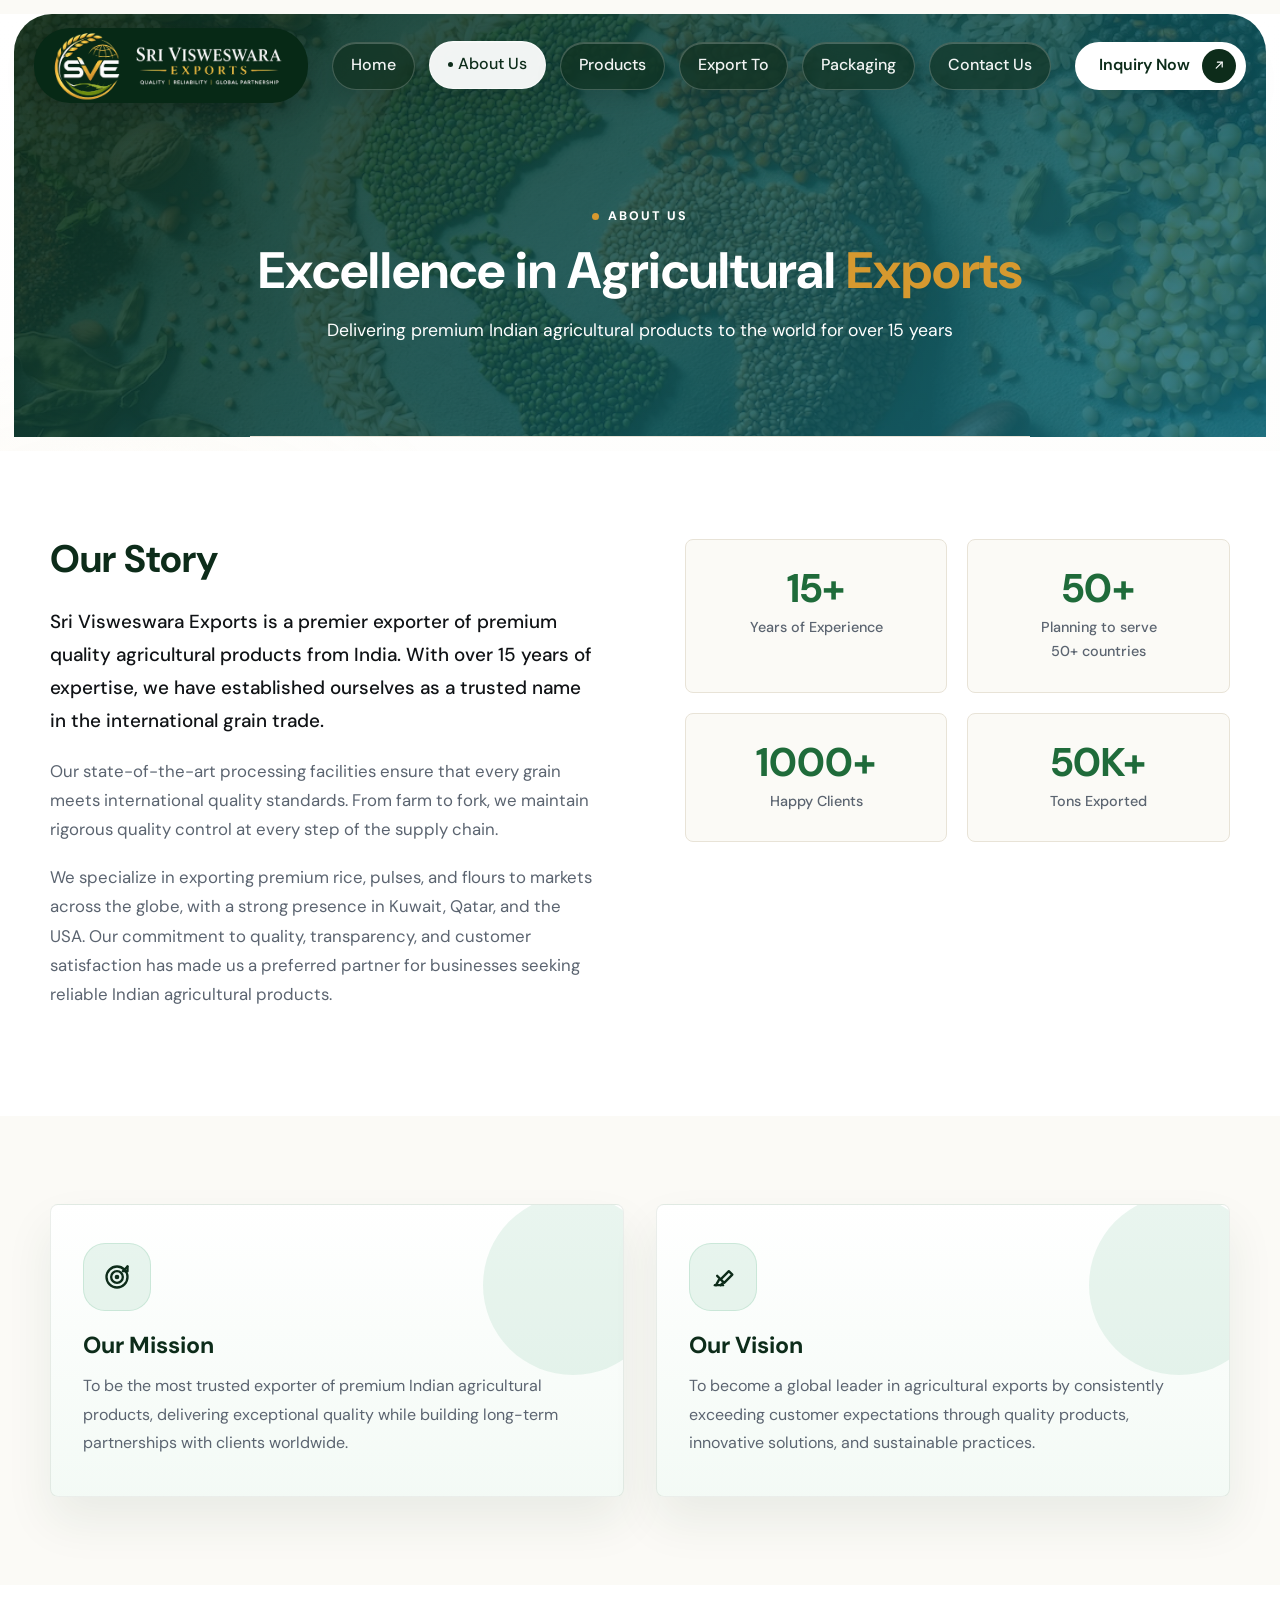
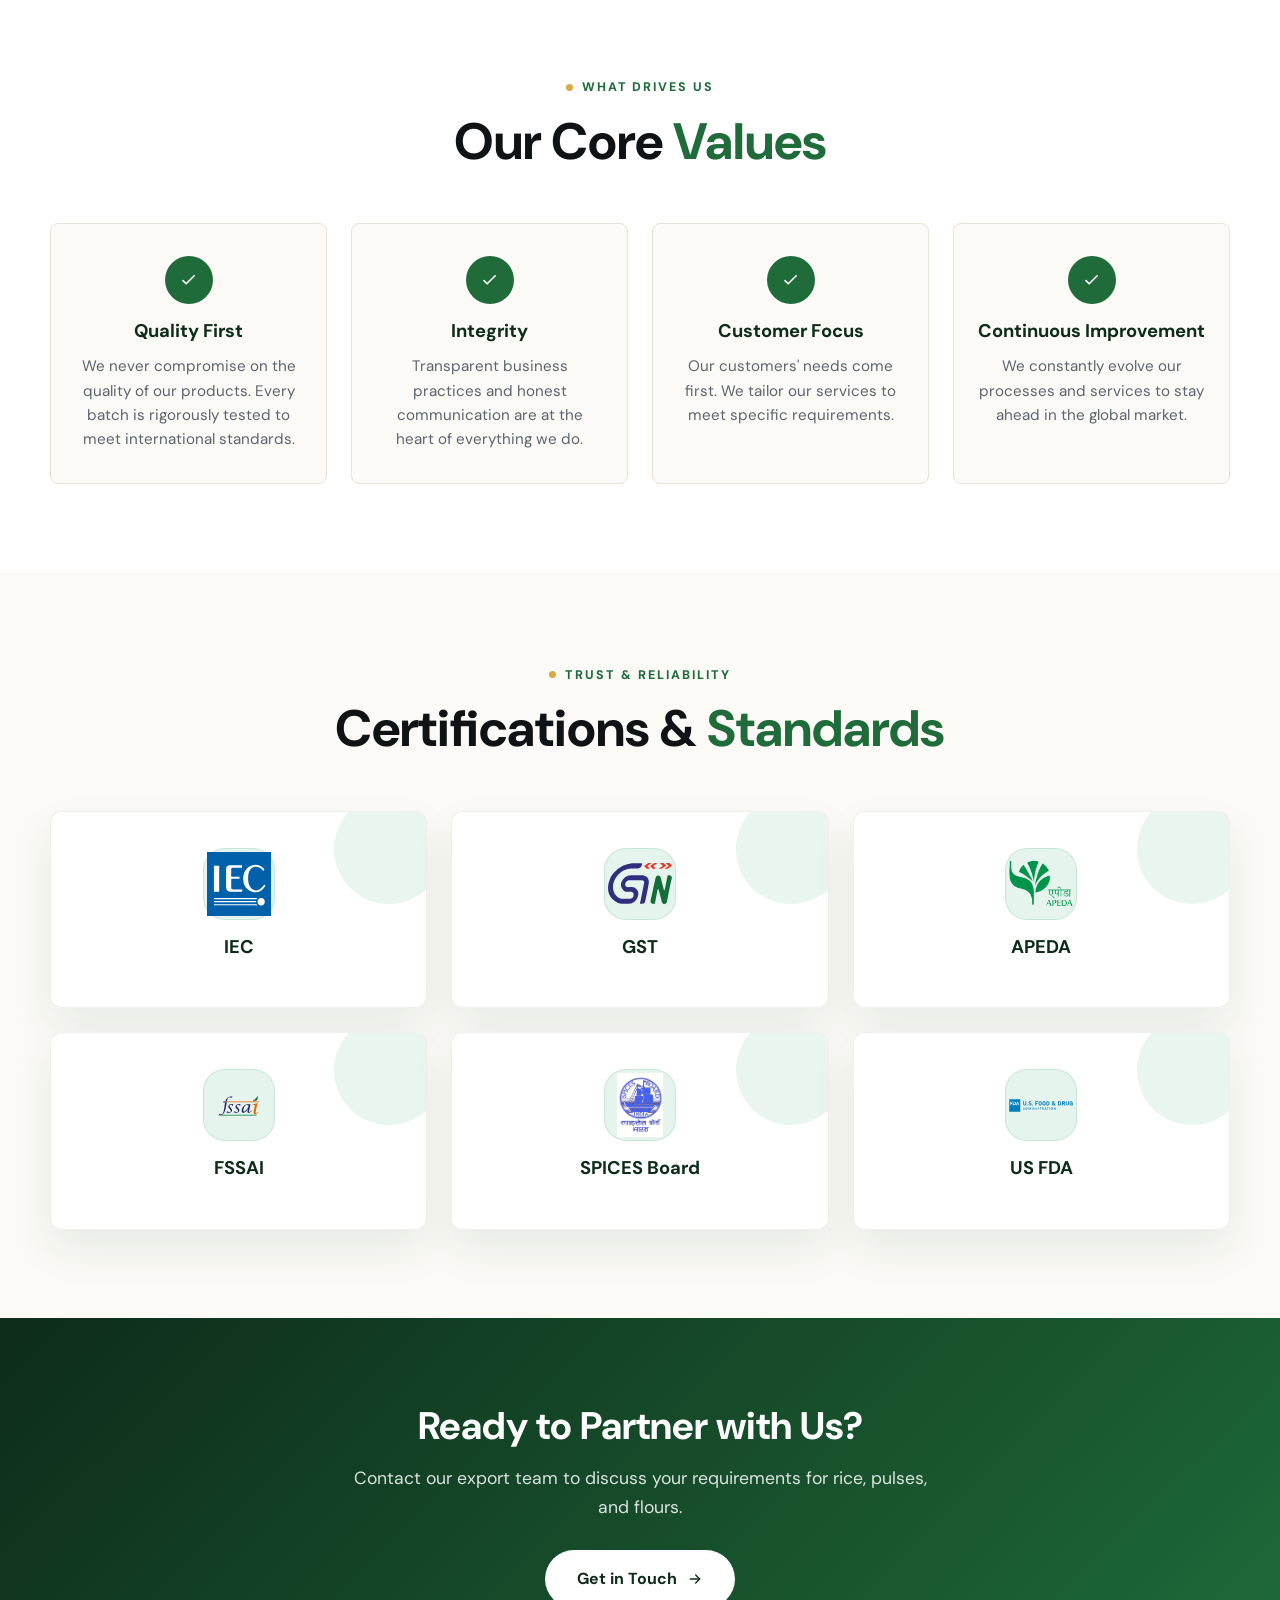
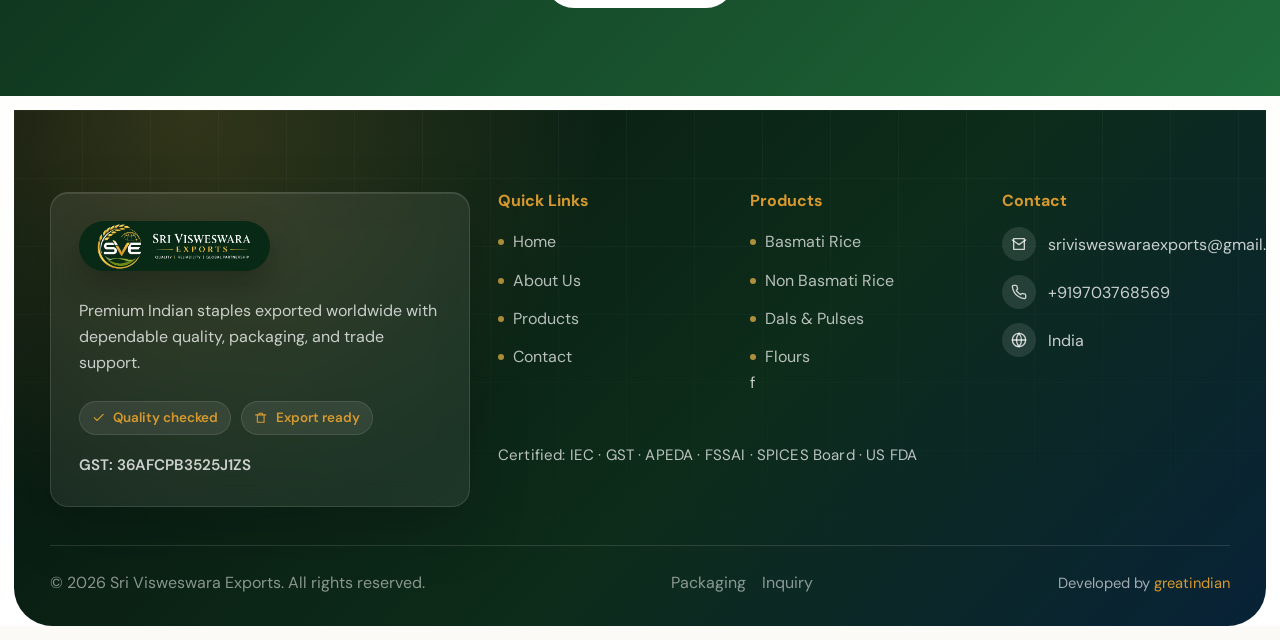
<file: about.html>
<!DOCTYPE html>
<html lang="en">
<head>
    <meta charset="UTF-8">
    <meta name="viewport" content="width=device-width, initial-scale=1.0">
    <title>About Us - Sri Visweswara Exports</title>
    <meta name="description" content="Learn about Sri Visweswara Exports - premier exporter of premium quality Indian rice, pulses, and flours with 15+ years of expertise.">
    <link rel="preconnect" href="https://fonts.googleapis.com">
    <link rel="preconnect" href="https://fonts.gstatic.com" crossorigin>
    <link href="https://fonts.googleapis.com/css2?family=Cormorant+Garamond:wght@400;500;600&family=DM+Sans:wght@400;500;600;700&family=Playfair+Display:wght@400;500;600;700&display=swap" rel="stylesheet">
    <link rel="stylesheet" href="styles.css">
</head>
<body class="inner-page">
    <nav class="navbar page-navbar" id="navbar" aria-label="Primary navigation">
        <div class="nav-container">
            <a href="index.html#home" class="logo" aria-label="Sri Visweswara Exports home">
                <img src="logo-horizontal.png" alt="" class="logo-mark">
                
            </a>
            <ul class="nav-menu" id="navMenu">
                <li><a href="index.html#home" class="nav-link">Home</a></li>
                <li><a href="about.html" class="nav-link active">About Us</a></li>
                <li><a href="products.html" class="nav-link">Products</a></li>
                <li><a href="index.html#exports" class="nav-link">Export To</a></li>
                <li><a href="packaging.html" class="nav-link">Packaging</a></li>
                <li><a href="contact.html" class="nav-link">Contact Us</a></li>
            </ul>
            <div class="nav-actions">
                <button class="nav-menu-button" type="button" aria-label="Open quick menu">
                    <span></span>
                    <span></span>
                    <span></span>
                </button>
                <a href="contact.html" class="nav-cta">Inquiry Now <span aria-hidden="true"><svg class="icon-svg" viewBox="0 0 24 24"><path d="M7 17 17 7"/><path d="M9 7h8v8"/></svg></span></a>
            </div>
            <button class="hamburger" id="hamburger" aria-label="Toggle menu">
                <span></span>
                <span></span>
                <span></span>
            </button>
        </div>
    </nav>

    <main>
        <section class="page-hero">
            <div class="container">
                <span class="section-tag">About Us</span>
                <h1 class="section-title">Excellence in Agricultural <span class="text-gradient">Exports</span></h1>
                <p class="section-subtitle">
                    Delivering premium Indian agricultural products to the world for over 15 years
                </p>
            </div>
        </section>

        <!-- About Content -->
        <section class="about-page-content">
            <div class="container">
                <div class="about-page-grid">
                    <div class="about-page-main">
                        <h2>Our Story</h2>
                        <p class="lead-text">
                            Sri Visweswara Exports is a premier exporter of premium quality agricultural products 
                            from India. With over 15 years of expertise, we have established ourselves as a 
                            trusted name in the international grain trade.
                        </p>
                        <p>
                            Our state-of-the-art processing facilities ensure that every grain meets 
                            international quality standards. From farm to fork, we maintain rigorous 
                            quality control at every step of the supply chain.
                        </p>
                        <p>
                            We specialize in exporting premium rice, pulses, and flours to markets across 
                            the globe, with a strong presence in Kuwait, Qatar, and the USA. Our commitment 
                            to quality, transparency, and customer satisfaction has made us a preferred 
                            partner for businesses seeking reliable Indian agricultural products.
                        </p>
                    </div>
                    <div class="about-page-stats">
                        <div class="stat-card">
                            <span class="stat-number">15+</span>
                            <span class="stat-label">Years of Experience</span>
                        </div>
                        <div class="stat-card">
                            <span class="stat-number">50+</span>
                            <span class="stat-label">Planning to serve<br>50+ countries</span>
                        </div>
                        <div class="stat-card">
                            <span class="stat-number">1000+</span>
                            <span class="stat-label">Happy Clients</span>
                        </div>
                        <div class="stat-card">
                            <span class="stat-number">50K+</span>
                            <span class="stat-label">Tons Exported</span>
                        </div>
                    </div>
                </div>
            </div>
        </section>

        <!-- Mission & Vision -->
        <section class="about-mission">
            <div class="container">
                <div class="mission-grid">
                    <div class="mission-card">
                        <div class="mission-icon"><svg class="icon-svg" viewBox="0 0 24 24" aria-hidden="true"><circle cx="12" cy="12" r="9"/><circle cx="12" cy="12" r="5"/><circle cx="12" cy="12" r="1"/><path d="m18 6 3-3"/><path d="M21 3v4h-4"/></svg></div>
                        <h3>Our Mission</h3>
                        <p>To be the most trusted exporter of premium Indian agricultural products, delivering exceptional quality while building long-term partnerships with clients worldwide.</p>
                    </div>
                    <div class="mission-card">
                        <div class="mission-icon"><svg class="icon-svg" viewBox="0 0 24 24" aria-hidden="true"><path d="m10 14 7-7 3 3-7 7Z"/><path d="m7 11 3 3"/><path d="M5 19h7"/><path d="M8.5 14.5 6 19"/><path d="M11.5 17.5 10 19"/></svg></div>
                        <h3>Our Vision</h3>
                        <p>To become a global leader in agricultural exports by consistently exceeding customer expectations through quality products, innovative solutions, and sustainable practices.</p>
                    </div>
                </div>
            </div>
        </section>

        <!-- Core Values -->
        <section class="about-values">
            <div class="container">
                <div class="section-header">
                    <span class="section-tag">What Drives Us</span>
                    <h2 class="section-title">Our Core <span class="text-gradient">Values</span></h2>
                </div>
                <div class="values-grid">
                    <div class="value-card">
                        <div class="value-icon"><svg class="icon-svg" viewBox="0 0 24 24" aria-hidden="true"><path d="m5 12 4 4L19 6"/></svg></div>
                        <h3>Quality First</h3>
                        <p>We never compromise on the quality of our products. Every batch is rigorously tested to meet international standards.</p>
                    </div>
                    <div class="value-card">
                        <div class="value-icon"><svg class="icon-svg" viewBox="0 0 24 24" aria-hidden="true"><path d="m5 12 4 4L19 6"/></svg></div>
                        <h3>Integrity</h3>
                        <p>Transparent business practices and honest communication are at the heart of everything we do.</p>
                    </div>
                    <div class="value-card">
                        <div class="value-icon"><svg class="icon-svg" viewBox="0 0 24 24" aria-hidden="true"><path d="m5 12 4 4L19 6"/></svg></div>
                        <h3>Customer Focus</h3>
                        <p>Our customers' needs come first. We tailor our services to meet specific requirements.</p>
                    </div>
                    <div class="value-card">
                        <div class="value-icon"><svg class="icon-svg" viewBox="0 0 24 24" aria-hidden="true"><path d="m5 12 4 4L19 6"/></svg></div>
                        <h3>Continuous Improvement</h3>
                        <p>We constantly evolve our processes and services to stay ahead in the global market.</p>
                    </div>
                </div>
            </div>
        </section>

        <!-- Certifications -->
        <section class="about-certifications">
            <div class="container">
                <div class="section-header">
                    <span class="section-tag">Trust & Reliability</span>
                    <h2 class="section-title">Certifications & <span class="text-gradient">Standards</span></h2>
                </div>
                <div class="certifications-grid">
                    <div class="cert-card">
                        <div class="cert-icon"><img src="images/iec-logo.svg" alt="IEC"></div>
                        <h3>IEC</h3>

                    </div>
                    <div class="cert-card">
                        <div class="cert-icon"><img src="images/gst-logo.svg" alt="GST"></div>
                        <h3>GST</h3>

                    </div>
                    <div class="cert-card">
                        <div class="cert-icon"><img src="images/apeda-logo.png" alt="APEDA"></div>
                        <h3>APEDA</h3>

                    </div>
                    <div class="cert-card">
                        <div class="cert-icon"><img src="images/fssai-logo.svg" alt="FSSAI"></div>
                        <h3>FSSAI</h3>

                    </div>
                    <div class="cert-card">
                        <div class="cert-icon"><img src="images/spices-board-logo.png" alt="SPices Board"></div>
                        <h3>SPICES Board</h3>

                    </div>
                    <div class="cert-card">
                        <div class="cert-icon"><img src="images/fda-logo.svg" alt="US FDA"></div>
                        <h3>US FDA</h3>

                    </div>
                </div>
            </div>
        </section>

        <!-- CTA Section -->
        <section class="about-cta">
            <div class="container">
                <div class="cta-content">
                    <h2>Ready to Partner with Us?</h2>
                    <p>Contact our export team to discuss your requirements for rice, pulses, and flours.</p>
                    <a href="contact.html" class="cta-button">Get in Touch <svg class="icon-svg" viewBox="0 0 24 24" aria-hidden="true"><path d="M5 12h14"/><path d="m13 6 6 6-6 6"/></svg></a>
                </div>
            </div>
        </section>
    </main>

    <!-- Footer -->
    <footer class="footer">
        <div class="container">
            <div class="footer-grid">
                <div class="footer-brand">
                    <a href="index.html#home" class="logo">
                        <img src="logo-horizontal.png" alt="" class="logo-mark">
                        
                    </a>
                    <p class="footer-desc">Premium Indian staples exported worldwide with dependable quality, packaging, and trade support.</p>
                    <div class="footer-highlights" aria-label="Export highlights">
                        <span class="footer-chip"><svg class="icon-svg" viewBox="0 0 24 24" aria-hidden="true"><path d="M20 6 9 17l-5-5"/></svg> Quality checked</span>
                        <span class="footer-chip"><svg class="icon-svg" viewBox="0 0 24 24" aria-hidden="true"><path d="M3 7h18"/><path d="M6 7v13h12V7"/><path d="M9 7V4h6v3"/></svg> Export ready</span>
                    </div>
                    <p class="footer-gst">GST: 36AFCPB3525J1ZS</p>
                </div>
                <div class="footer-right">
                    <div class="footer-links">
                        <h4>Quick Links</h4>
                        <ul>
                            <li><a href="index.html#home">Home</a></li>
                            <li><a href="about.html">About Us</a></li>
                            <li><a href="products.html">Products</a></li>
                            <li><a href="contact.html">Contact</a></li>
                        </ul>
                    </div>
                    <div class="footer-links">
                        <h4>Products</h4>
                        <ul>
                            <li><a href="products.html#basmati">Basmati Rice</a></li>
                            <li><a href="products.html#non-basmati">Non Basmati Rice</a></li>
                            <li><a href="products.html#dals">Dals & Pulses</a></li>
                            <li><a href="products.html#flours">Flours</a></li>
                        </ul>f
                    </div>
                    <div class="footer-links">
                        <h4>Contact</h4>
                        <div class="footer-contact-list">
                            <div class="footer-contact-item"><span class="footer-contact-icon"><svg class="icon-svg" viewBox="0 0 24 24" aria-hidden="true"><path d="M4 4h16v16H4z"/><path d="m22 6-10 7L2 6"/></svg></span><a href="mailto:srivisweswaraexports@gmail.com">srivisweswaraexports@gmail.com</a></div>
                            <div class="footer-contact-item"><span class="footer-contact-icon"><svg class="icon-svg" viewBox="0 0 24 24" aria-hidden="true"><path d="M22 16.9v3a2 2 0 0 1-2.2 2 19.8 19.8 0 0 1-8.6-3.1 19.5 19.5 0 0 1-6-6A19.8 19.8 0 0 1 2.1 4.2 2 2 0 0 1 4.1 2h3a2 2 0 0 1 2 1.7c.1.9.3 1.7.6 2.5a2 2 0 0 1-.5 2.1L8 9.5a16 16 0 0 0 6.5 6.5l1.2-1.2a2 2 0 0 1 2.1-.5c.8.3 1.6.5 2.5.6a2 2 0 0 1 1.7 2Z"/></svg></span><a href="tel:+919703768569">+919703768569</a></div>
                            <div class="footer-contact-item"><span class="footer-contact-icon"><svg class="icon-svg" viewBox="0 0 24 24" aria-hidden="true"><circle cx="12" cy="12" r="10"/><path d="M2 12h20"/><path d="M12 2a15.3 15.3 0 0 1 0 20"/><path d="M12 2a15.3 15.3 0 0 0 0 20"/></svg></span><span>India</span></div>
                        </div>
                    </div>
                    <p class="footer-certifications">Certified: IEC · GST · APEDA · FSSAI · SPICES Board · US FDA</p>
                </div>
            </div>
            <div class="footer-bottom">
                <p>&copy; 2026 Sri Visweswara Exports. All rights reserved.</p>
                <div class="footer-bottom-links">
                    <a href="packaging.html">Packaging</a>
                    <a href="contact.html">Inquiry</a>
                </div>
                <p class="footer-developed">Developed by <a href="https://webdesign.greatindian.net" target="_blank" rel="noopener">greatindian</a></p>
            </div>
        </div>
    </footer>

    <script src="script.js"></script>
</body>
</html>
</file>
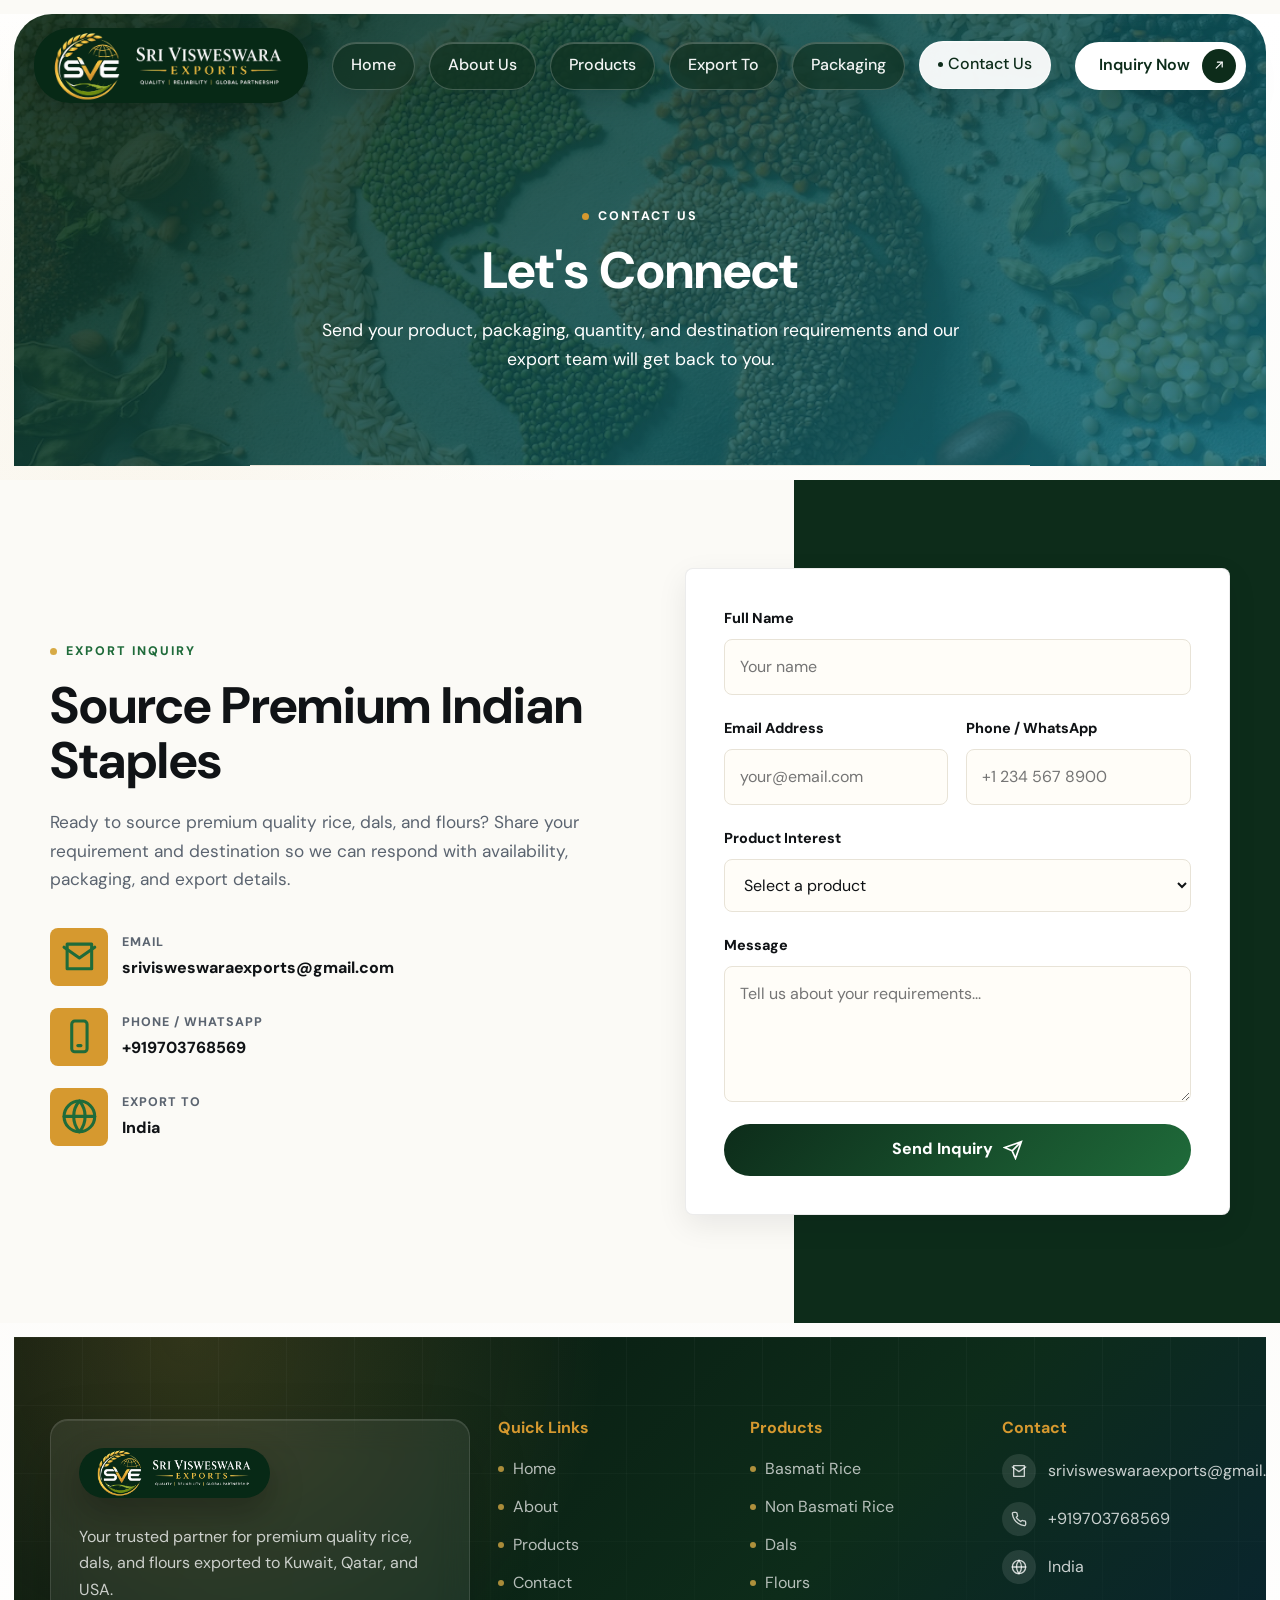
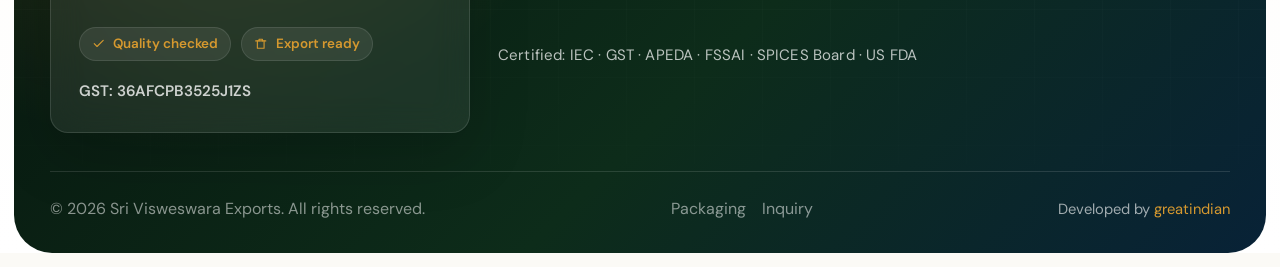
<file: contact.html>
<!DOCTYPE html>
<html lang="en">
<head>
    <meta charset="UTF-8">
    <meta name="viewport" content="width=device-width, initial-scale=1.0">
    <title>Contact Us - Sri Visweswara Exports</title>
    <meta name="description" content="Contact Sri Visweswara Exports for rice, pulses, flour, packaging, and global export inquiries.">
    <link rel="preconnect" href="https://fonts.googleapis.com">
    <link rel="preconnect" href="https://fonts.gstatic.com" crossorigin>
    <link href="https://fonts.googleapis.com/css2?family=Cormorant+Garamond:wght@400;500;600&family=DM+Sans:wght@400;500;600;700&family=Playfair+Display:wght@400;500;600;700&display=swap" rel="stylesheet">
    <link rel="stylesheet" href="styles.css">
</head>
<body class="inner-page">
    <nav class="navbar page-navbar" id="navbar" aria-label="Primary navigation">
        <div class="nav-container">
            <a href="index.html#home" class="logo" aria-label="Sri Visweswara Exports home">
                <img src="logo-horizontal.png" alt="" class="logo-mark">
                
            </a>
            <ul class="nav-menu" id="navMenu">
                <li><a href="index.html#home" class="nav-link">Home</a></li>
                <li><a href="about.html" class="nav-link">About Us</a></li>
                <li><a href="products.html" class="nav-link">Products</a></li>
                <li><a href="index.html#exports" class="nav-link">Export To</a></li>
                <li><a href="packaging.html" class="nav-link">Packaging</a></li>
                <li><a href="contact.html" class="nav-link active">Contact Us</a></li>
            </ul>
            <div class="nav-actions">
                <button class="nav-menu-button" type="button" aria-label="Open quick menu">
                    <span></span>
                    <span></span>
                    <span></span>
                </button>
                <a href="#contact" class="nav-cta">Inquiry Now <span aria-hidden="true"><svg class="icon-svg" viewBox="0 0 24 24"><path d="M7 17 17 7"/><path d="M9 7h8v8"/></svg></span></a>
            </div>
            <button class="hamburger" id="hamburger" aria-label="Toggle menu">
                <span></span>
                <span></span>
                <span></span>
            </button>
        </div>
    </nav>

    <main>
        <section class="page-hero">
            <div class="container">
                <span class="section-tag">Contact Us</span>
                <h1 class="section-title">Let's Connect</h1>
                <p class="section-subtitle">
                    Send your product, packaging, quantity, and destination requirements and our export team will get back to you.
                </p>
            </div>
        </section>

        <section class="contact contact-page-section" id="contact">
            <div class="container">
                <div class="contact-grid">
                    <div class="contact-info">
                        <span class="section-tag">Export Inquiry</span>
                        <h2 class="section-title">Source Premium Indian Staples</h2>
                        <p class="contact-desc">
                            Ready to source premium quality rice, dals, and flours? Share your requirement and destination so we can respond with availability, packaging, and export details.
                        </p>
                        <div class="contact-methods">
                            <div class="contact-method">
                                <div class="method-icon"><svg class="icon-svg" viewBox="0 0 24 24" aria-hidden="true"><path d="M4 4h16v16H4z"/><path d="m22 6-10 7L2 6"/></svg></div>
                                <div class="method-details">
                                    <span class="method-label">Email</span>
                                    <a href="mailto:srivisweswaraexports@gmail.com" class="method-value">srivisweswaraexports@gmail.com</a>
                                </div>
                            </div>
                            <div class="contact-method">
                                <div class="method-icon"><svg class="icon-svg" viewBox="0 0 24 24" aria-hidden="true"><rect x="7" y="2" width="10" height="20" rx="2"/><path d="M11 18h2"/></svg></div>
                                <div class="method-details">
                                    <span class="method-label">Phone / WhatsApp</span>
                                    <a href="tel:+919703768569" class="method-value">+919703768569</a>
                                </div>
                            </div>
                            <div class="contact-method">
                                <div class="method-icon"><svg class="icon-svg" viewBox="0 0 24 24" aria-hidden="true"><circle cx="12" cy="12" r="10"/><path d="M2 12h20"/><path d="M12 2a15.3 15.3 0 0 1 0 20"/><path d="M12 2a15.3 15.3 0 0 0 0 20"/></svg></div>
                                <div class="method-details">
                                    <span class="method-label">Export To</span>
                                    <span class="method-value">India</span>
                                </div>
                            </div>
                        </div>
                    </div>
                    <div class="contact-form-wrapper">
                        <form class="contact-form" id="contactForm">
                            <div class="form-group">
                                <label for="name">Full Name</label>
                                <input type="text" id="name" name="name" required placeholder="Your name">
                            </div>
                            <div class="form-row">
                                <div class="form-group">
                                    <label for="email">Email Address</label>
                                    <input type="email" id="email" name="email" required placeholder="your@email.com">
                                </div>
                                <div class="form-group">
                                    <label for="phone">Phone / WhatsApp</label>
                                    <input type="tel" id="phone" name="phone" placeholder="+1 234 567 8900">
                                </div>
                            </div>
                            <div class="form-group">
                                <label for="product">Product Interest</label>
                                <select id="product" name="product" required>
                                    <option value="">Select a product</option>
                                    <option value="basmati-raw">Basmati Rice - Raw</option>
                                    <option value="basmati-sella">Basmati Rice - Sella</option>
                                    <option value="sona-masoori">Sona Masoori Rice</option>
                                    <option value="rnr">RNR Rice</option>
                                    <option value="toor-dal">Toor Dal</option>
                                    <option value="urad-dal">Urad Dal</option>
                                    <option value="moong-dal">Moong Dal</option>
                                    <option value="masoor-dal">Masoor Dal</option>
                                    <option value="flours">Flours</option>
                                    <option value="other">Other</option>
                                </select>
                            </div>
                            <div class="form-group">
                                <label for="message">Message</label>
                                <textarea id="message" name="message" rows="4" placeholder="Tell us about your requirements..."></textarea>
                            </div>
                            <button type="submit" class="btn btn-primary btn-submit">
                                <span>Send Inquiry</span>
                                <svg width="20" height="20" viewBox="0 0 24 24" fill="none" stroke="currentColor" stroke-width="2">
                                    <path d="M22 2L11 13M22 2l-7 20-4-9-9-4 20-7z"/>
                                </svg>
                            </button>
                        </form>
                    </div>
                </div>
            </div>
        </section>
    </main>

    <footer class="footer">
        <div class="container">
            <div class="footer-grid">
                <div class="footer-brand">
                    <a href="index.html#home" class="logo">
                        <img src="logo-horizontal.png" alt="" class="logo-mark">
                        
                    </a>
                    <p class="footer-desc">
                        Your trusted partner for premium quality rice, dals, and flours exported to Kuwait, Qatar, and USA.
                    </p>
                    <div class="footer-highlights" aria-label="Export highlights">
                        <span class="footer-chip"><svg class="icon-svg" viewBox="0 0 24 24" aria-hidden="true"><path d="M20 6 9 17l-5-5"/></svg> Quality checked</span>
                        <span class="footer-chip"><svg class="icon-svg" viewBox="0 0 24 24" aria-hidden="true"><path d="M3 7h18"/><path d="M6 7v13h12V7"/><path d="M9 7V4h6v3"/></svg> Export ready</span>
                    </div>
                    <p class="footer-gst">GST: 36AFCPB3525J1ZS</p>
                </div>
                <div class="footer-right">
                    <div class="footer-links">
                        <h4>Quick Links</h4>
                        <ul>
                            <li><a href="index.html#home">Home</a></li>
                            <li><a href="index.html#about">About</a></li>
                            <li><a href="products.html">Products</a></li>
                            <li><a href="contact.html">Contact</a></li>
                        </ul>
                    </div>
                    <div class="footer-links">
                        <h4>Products</h4>
                        <ul>
                            <li><a href="products.html#basmati">Basmati Rice</a></li>
                            <li><a href="products.html#non-basmati">Non Basmati Rice</a></li>
                            <li><a href="products.html#dals">Dals</a></li>
                            <li><a href="products.html#flours">Flours</a></li>
                        </ul>
                    </div>
                    <div class="footer-links">
                        <h4>Contact</h4>
                        <div class="footer-contact-list">
                            <div class="footer-contact-item"><span class="footer-contact-icon"><svg class="icon-svg" viewBox="0 0 24 24" aria-hidden="true"><path d="M4 4h16v16H4z"/><path d="m22 6-10 7L2 6"/></svg></span><a href="mailto:srivisweswaraexports@gmail.com">srivisweswaraexports@gmail.com</a></div>
                            <div class="footer-contact-item"><span class="footer-contact-icon"><svg class="icon-svg" viewBox="0 0 24 24" aria-hidden="true"><path d="M22 16.9v3a2 2 0 0 1-2.2 2 19.8 19.8 0 0 1-8.6-3.1 19.5 19.5 0 0 1-6-6A19.8 19.8 0 0 1 2.1 4.2 2 2 0 0 1 4.1 2h3a2 2 0 0 1 2 1.7c.1.9.3 1.7.6 2.5a2 2 0 0 1-.5 2.1L8 9.5a16 16 0 0 0 6.5 6.5l1.2-1.2a2 2 0 0 1 2.1-.5c.8.3 1.6.5 2.5.6a2 2 0 0 1 1.7 2Z"/></svg></span><a href="tel:+919703768569">+919703768569</a></div>
                            <div class="footer-contact-item"><span class="footer-contact-icon"><svg class="icon-svg" viewBox="0 0 24 24" aria-hidden="true"><circle cx="12" cy="12" r="10"/><path d="M2 12h20"/><path d="M12 2a15.3 15.3 0 0 1 0 20"/><path d="M12 2a15.3 15.3 0 0 0 0 20"/></svg></span><span>India</span></div>
                        </div>
                    </div>
                    <p class="footer-certifications">Certified: IEC · GST · APEDA · FSSAI · SPICES Board · US FDA</p>
                </div>
            </div>
            <div class="footer-bottom">
                <p>&copy; 2026 Sri Visweswara Exports. All rights reserved.</p>
                <div class="footer-bottom-links">
                    <a href="packaging.html">Packaging</a>
                    <a href="contact.html">Inquiry</a>
                </div>
                <p class="footer-developed">Developed by <a href="https://webdesign.greatindian.net" target="_blank" rel="noopener">greatindian</a></p>
            </div>
        </div>
    </footer>

    <div class="modal" id="successModal">
        <div class="modal-content">
            <div class="modal-icon"><svg class="icon-svg" viewBox="0 0 24 24" aria-hidden="true"><path d="m5 12 4 4L19 6"/></svg></div>
            <h3>Thank You!</h3>
            <p>Your inquiry has been submitted successfully. We will get back to you within 24 hours.</p>
            <button class="btn btn-primary" onclick="closeModal()">Close</button>
        </div>
    </div>

    <script src="script.js"></script>
</body>
</html>
</file>
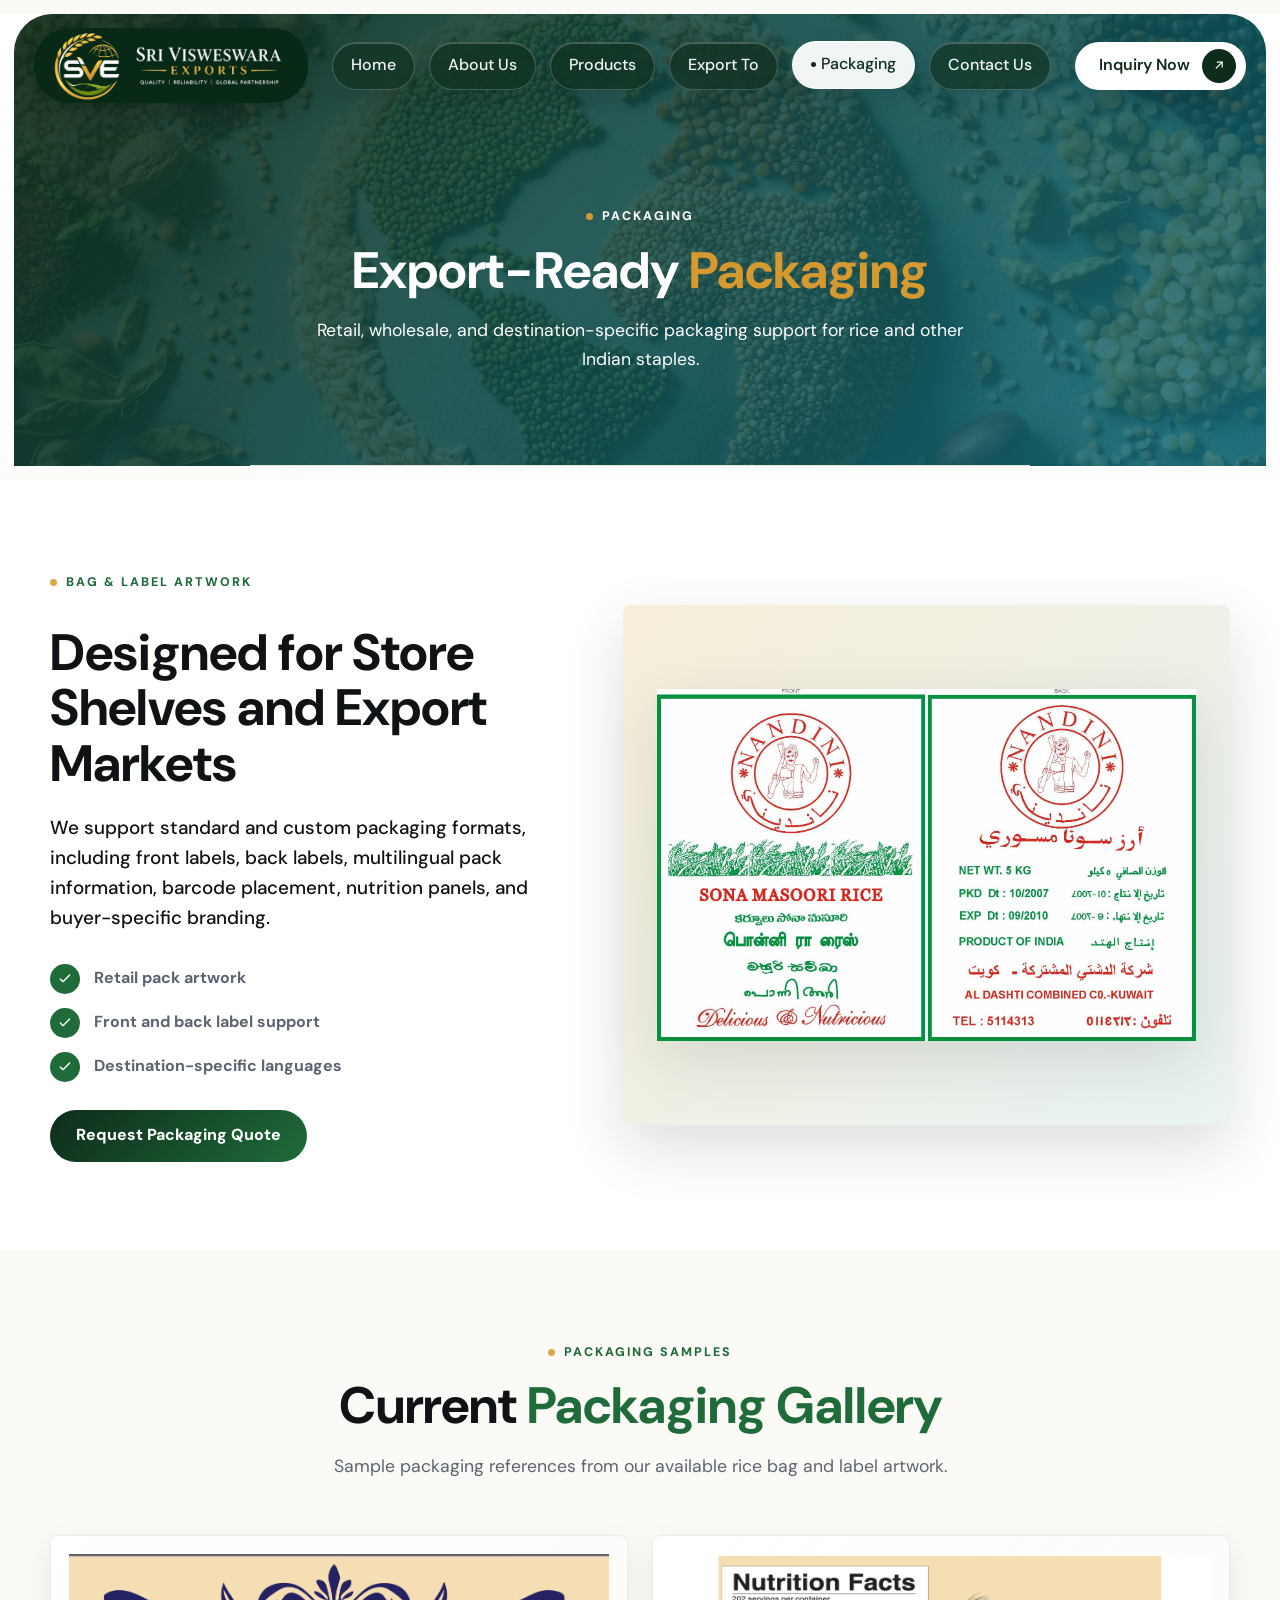
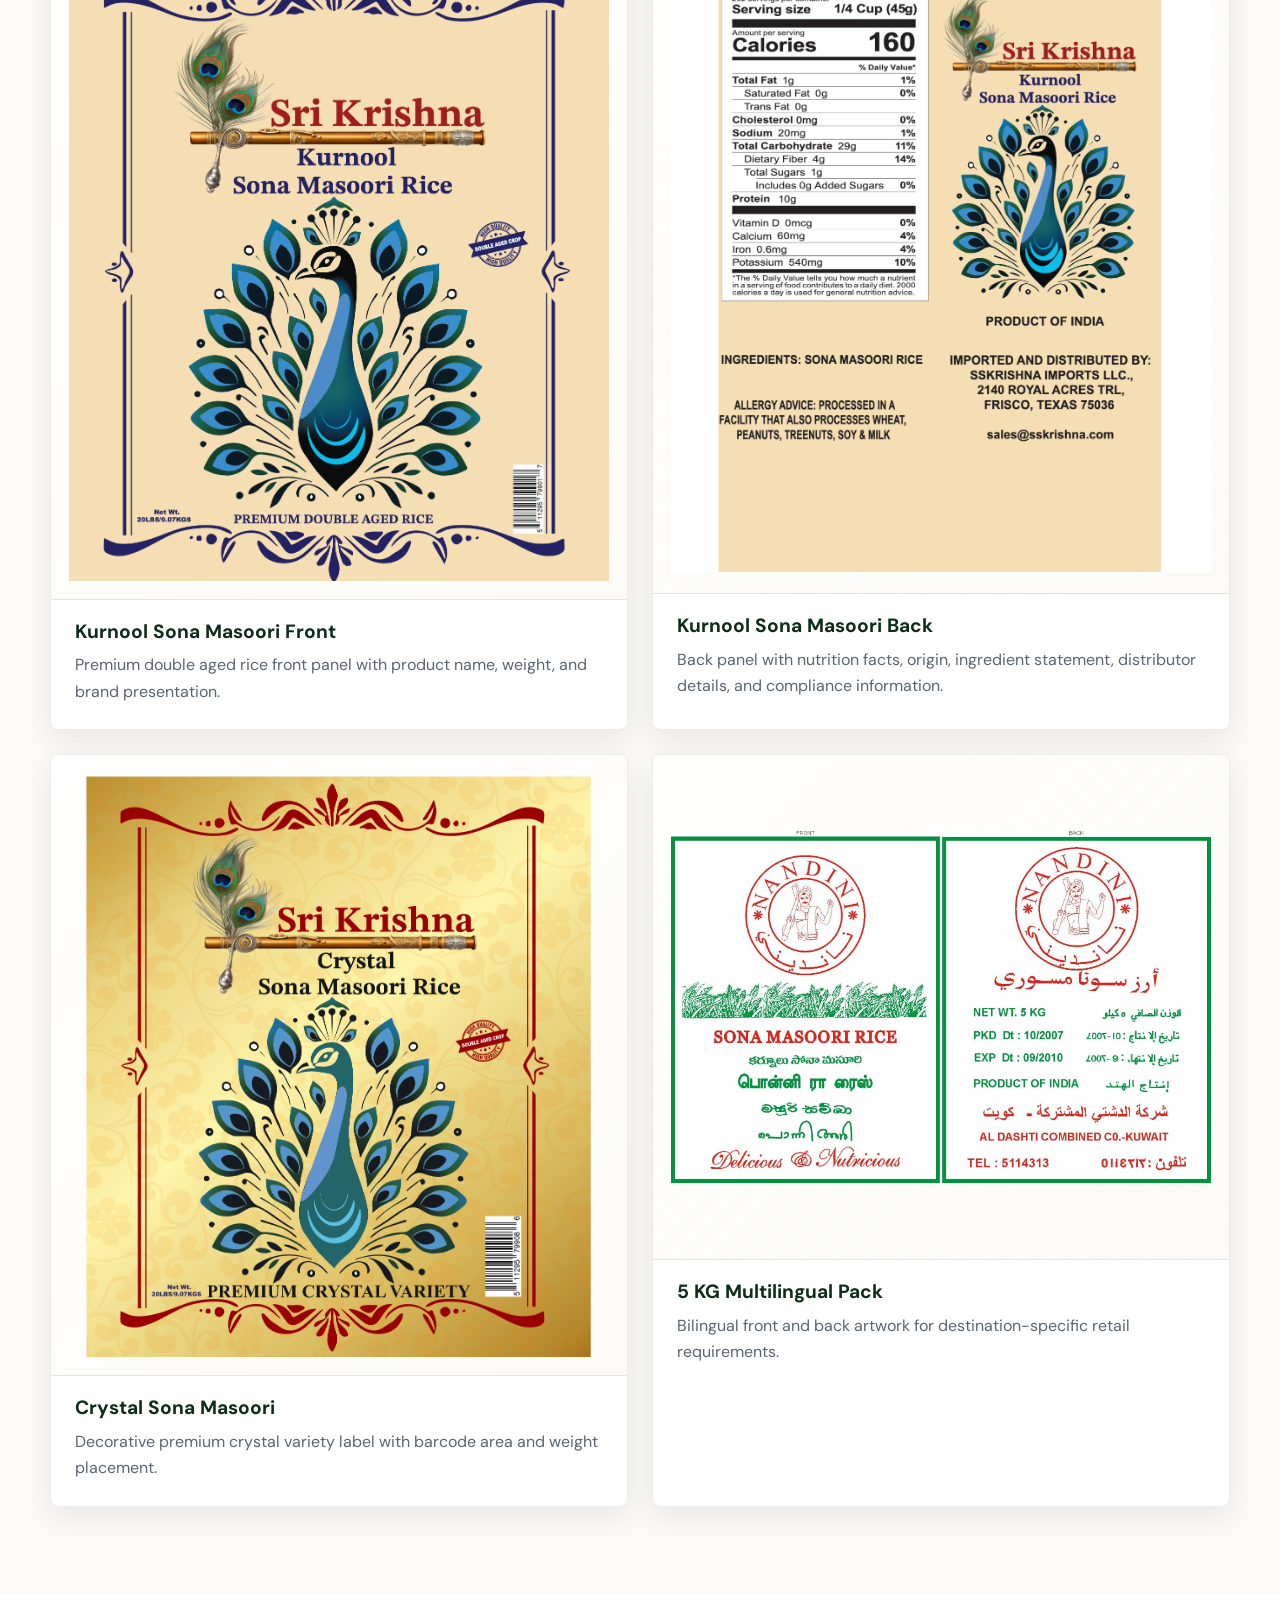
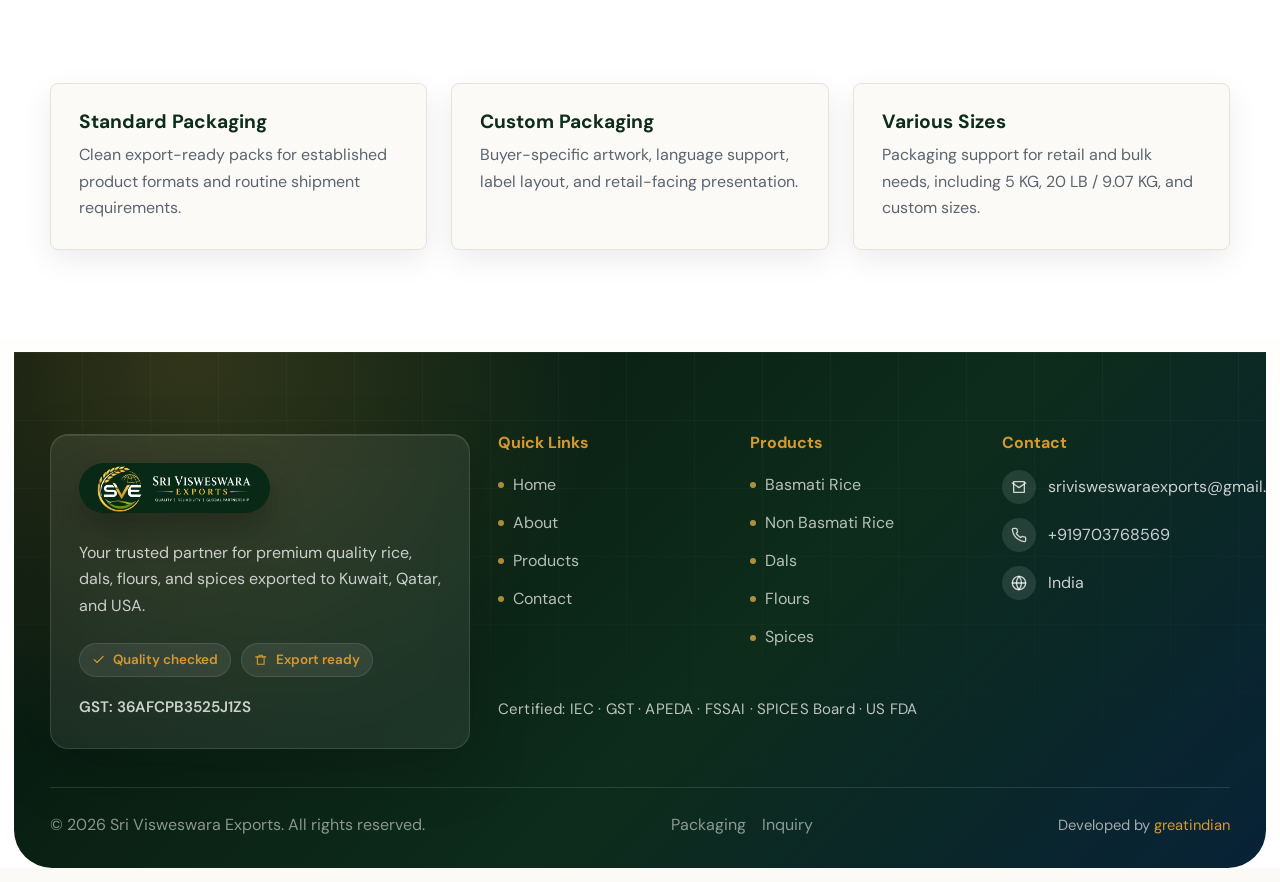
<file: packaging.html>
<!DOCTYPE html>
<html lang="en">
<head>
    <meta charset="UTF-8">
    <meta name="viewport" content="width=device-width, initial-scale=1.0">
    <title>Packaging - Sri Visweswara Exports</title>
    <meta name="description" content="Explore Sri Visweswara Exports packaging options, rice bag artwork, custom labels, and export-ready retail packaging support.">
    <link rel="preconnect" href="https://fonts.googleapis.com">
    <link rel="preconnect" href="https://fonts.gstatic.com" crossorigin>
    <link href="https://fonts.googleapis.com/css2?family=Cormorant+Garamond:wght@400;500;600&family=DM+Sans:wght@400;500;600;700&family=Playfair+Display:wght@400;500;600;700&display=swap" rel="stylesheet">
    <link rel="stylesheet" href="styles.css">
</head>
<body class="inner-page">
    <nav class="navbar page-navbar" id="navbar" aria-label="Primary navigation">
        <div class="nav-container">
            <a href="index.html#home" class="logo" aria-label="Sri Visweswara Exports home">
                <img src="logo-horizontal.png" alt="" class="logo-mark">
            </a>
            <ul class="nav-menu" id="navMenu">
                <li><a href="index.html#home" class="nav-link">Home</a></li>
                <li><a href="about.html" class="nav-link">About Us</a></li>
                <li><a href="products.html" class="nav-link">Products</a></li>
                <li><a href="index.html#exports" class="nav-link">Export To</a></li>
                <li><a href="packaging.html" class="nav-link active">Packaging</a></li>
                <li><a href="contact.html" class="nav-link">Contact Us</a></li>
            </ul>
            <div class="nav-actions">
                <button class="nav-menu-button" type="button" aria-label="Open quick menu">
                    <span></span>
                    <span></span>
                    <span></span>
                </button>
                <a href="contact.html" class="nav-cta">Inquiry Now <span aria-hidden="true"><svg class="icon-svg" viewBox="0 0 24 24"><path d="M7 17 17 7"/><path d="M9 7h8v8"/></svg></span></a>
            </div>
            <button class="hamburger" id="hamburger" aria-label="Toggle menu">
                <span></span>
                <span></span>
                <span></span>
            </button>
        </div>
    </nav>

    <main>
        <section class="page-hero packaging-hero">
            <div class="container">
                <span class="section-tag">Packaging</span>
                <h1 class="section-title">Export-Ready <span class="text-gradient">Packaging</span></h1>
                <p class="section-subtitle">
                    Retail, wholesale, and destination-specific packaging support for rice and other Indian staples.
                </p>
            </div>
        </section>

        <section class="packaging-showcase">
            <div class="container">
                <div class="packaging-intro-grid">
                    <div class="packaging-intro-copy reveal">
                        <span class="section-tag">Bag & Label Artwork</span>
                        <h2 class="section-title">Designed for Store Shelves and Export Markets</h2>
                        <p class="lead-text">
                            We support standard and custom packaging formats, including front labels, back labels, multilingual pack information, barcode placement, nutrition panels, and buyer-specific branding.
                        </p>
                        <div class="packaging-highlights">
                            <div class="packaging-highlight">
                                <span class="pack-icon"><svg class="icon-svg" viewBox="0 0 24 24" aria-hidden="true"><path d="m5 12 4 4L19 6"/></svg></span>
                                <span>Retail pack artwork</span>
                            </div>
                            <div class="packaging-highlight">
                                <span class="pack-icon"><svg class="icon-svg" viewBox="0 0 24 24" aria-hidden="true"><path d="m5 12 4 4L19 6"/></svg></span>
                                <span>Front and back label support</span>
                            </div>
                            <div class="packaging-highlight">
                                <span class="pack-icon"><svg class="icon-svg" viewBox="0 0 24 24" aria-hidden="true"><path d="m5 12 4 4L19 6"/></svg></span>
                                <span>Destination-specific languages</span>
                            </div>
                        </div>
                        <a href="contact.html" class="btn btn-primary">Request Packaging Quote</a>
                    </div>
                    <div class="packaging-hero-art reveal">
                        <img src="images/packaging/sona-masoori-5kg.jpg" alt="Sona Masoori 5 kilogram packaging front and back artwork">
                    </div>
                </div>
            </div>
        </section>

        <section class="packaging-gallery-section">
            <div class="container">
                <div class="section-header">
                    <span class="section-tag">Packaging Samples</span>
                    <h2 class="section-title">Current <span class="text-gradient">Packaging Gallery</span></h2>
                    <p class="section-subtitle">
                        Sample packaging references from our available rice bag and label artwork.
                    </p>
                </div>
                <div class="packaging-gallery">
                    <article class="packaging-sample packaging-sample-wide reveal">
                        <img src="images/packaging/kurnool-sona-masoori-bag-front.png" alt="Kurnool Sona Masoori rice bag front artwork">
                        <div>
                            <h3>Kurnool Sona Masoori Front</h3>
                            <p>Premium double aged rice front panel with product name, weight, and brand presentation.</p>
                        </div>
                    </article>
                    <article class="packaging-sample packaging-sample-wide reveal">
                        <img src="images/packaging/kurnool-sona-masoori-bag-back.png" alt="Kurnool Sona Masoori rice bag back artwork">
                        <div>
                            <h3>Kurnool Sona Masoori Back</h3>
                            <p>Back panel with nutrition facts, origin, ingredient statement, distributor details, and compliance information.</p>
                        </div>
                    </article>
                    <article class="packaging-sample reveal">
                        <img src="images/packaging/crystal-sona-masoori.png" alt="Crystal Sona Masoori rice packaging label">
                        <div>
                            <h3>Crystal Sona Masoori</h3>
                            <p>Decorative premium crystal variety label with barcode area and weight placement.</p>
                        </div>
                    </article>
                    <article class="packaging-sample reveal">
                        <img src="images/packaging/sona-masoori-5kg.jpg" alt="Sona Masoori 5 kilogram multilingual packaging artwork">
                        <div>
                            <h3>5 KG Multilingual Pack</h3>
                            <p>Bilingual front and back artwork for destination-specific retail requirements.</p>
                        </div>
                    </article>
                </div>
            </div>
        </section>

        <section class="packaging-options-section">
            <div class="container">
                <div class="packaging-options-grid">
                    <div class="packaging-option reveal">
                        <h3>Standard Packaging</h3>
                        <p>Clean export-ready packs for established product formats and routine shipment requirements.</p>
                    </div>
                    <div class="packaging-option reveal">
                        <h3>Custom Packaging</h3>
                        <p>Buyer-specific artwork, language support, label layout, and retail-facing presentation.</p>
                    </div>
                    <div class="packaging-option reveal">
                        <h3>Various Sizes</h3>
                        <p>Packaging support for retail and bulk needs, including 5 KG, 20 LB / 9.07 KG, and custom sizes.</p>
                    </div>
                </div>
            </div>
        </section>
    </main>

    <footer class="footer">
        <div class="container">
            <div class="footer-grid">
                <div class="footer-brand">
                    <a href="index.html#home" class="logo">
                        <img src="logo-horizontal.png" alt="" class="logo-mark">
                    </a>
                    <p class="footer-desc">
                        Your trusted partner for premium quality rice, dals, flours, and spices exported to Kuwait, Qatar, and USA.
                    </p>
                    <div class="footer-highlights" aria-label="Export highlights">
                        <span class="footer-chip"><svg class="icon-svg" viewBox="0 0 24 24" aria-hidden="true"><path d="M20 6 9 17l-5-5"/></svg> Quality checked</span>
                        <span class="footer-chip"><svg class="icon-svg" viewBox="0 0 24 24" aria-hidden="true"><path d="M3 7h18"/><path d="M6 7v13h12V7"/><path d="M9 7V4h6v3"/></svg> Export ready</span>
                    </div>
                    <p class="footer-gst">GST: 36AFCPB3525J1ZS</p>
                </div>
                <div class="footer-right">
                    <div class="footer-links">
                        <h4>Quick Links</h4>
                        <ul>
                            <li><a href="index.html#home">Home</a></li>
                            <li><a href="about.html">About</a></li>
                            <li><a href="products.html">Products</a></li>
                            <li><a href="contact.html">Contact</a></li>
                        </ul>
                    </div>
                    <div class="footer-links">
                        <h4>Products</h4>
                        <ul>
                            <li><a href="products.html#basmati">Basmati Rice</a></li>
                            <li><a href="products.html#non-basmati">Non Basmati Rice</a></li>
                            <li><a href="products.html#dals">Dals</a></li>
                            <li><a href="products.html#flours">Flours</a></li>
                            <li><a href="products.html#spices">Spices</a></li>
                        </ul>
                    </div>
                    <div class="footer-links">
                        <h4>Contact</h4>
                        <div class="footer-contact-list">
                            <div class="footer-contact-item"><span class="footer-contact-icon"><svg class="icon-svg" viewBox="0 0 24 24" aria-hidden="true"><path d="M4 4h16v16H4z"/><path d="m22 6-10 7L2 6"/></svg></span><a href="mailto:srivisweswaraexports@gmail.com">srivisweswaraexports@gmail.com</a></div>
                            <div class="footer-contact-item"><span class="footer-contact-icon"><svg class="icon-svg" viewBox="0 0 24 24" aria-hidden="true"><path d="M22 16.9v3a2 2 0 0 1-2.2 2 19.8 19.8 0 0 1-8.6-3.1 19.5 19.5 0 0 1-6-6A19.8 19.8 0 0 1 2.1 4.2 2 2 0 0 1 4.1 2h3a2 2 0 0 1 2 1.7c.1.9.3 1.7.6 2.5a2 2 0 0 1-.5 2.1L8 9.5a16 16 0 0 0 6.5 6.5l1.2-1.2a2 2 0 0 1 2.1-.5c.8.3 1.6.5 2.5.6a2 2 0 0 1 1.7 2Z"/></svg></span><a href="tel:+919703768569">+919703768569</a></div>
                            <div class="footer-contact-item"><span class="footer-contact-icon"><svg class="icon-svg" viewBox="0 0 24 24" aria-hidden="true"><circle cx="12" cy="12" r="10"/><path d="M2 12h20"/><path d="M12 2a15.3 15.3 0 0 1 0 20"/><path d="M12 2a15.3 15.3 0 0 0 0 20"/></svg></span><span>India</span></div>
                        </div>
                    </div>
                    <p class="footer-certifications">Certified: IEC &middot; GST &middot; APEDA &middot; FSSAI &middot; SPICES Board &middot; US FDA</p>
                </div>
            </div>
            <div class="footer-bottom">
                <p>&copy; 2026 Sri Visweswara Exports. All rights reserved.</p>
                <div class="footer-bottom-links">
                    <a href="packaging.html">Packaging</a>
                    <a href="contact.html">Inquiry</a>
                </div>
                <p class="footer-developed">Developed by <a href="https://webdesign.greatindian.net" target="_blank" rel="noopener">greatindian</a></p>
            </div>
        </div>
    </footer>

    <script src="script.js"></script>
</body>
</html>
</file>
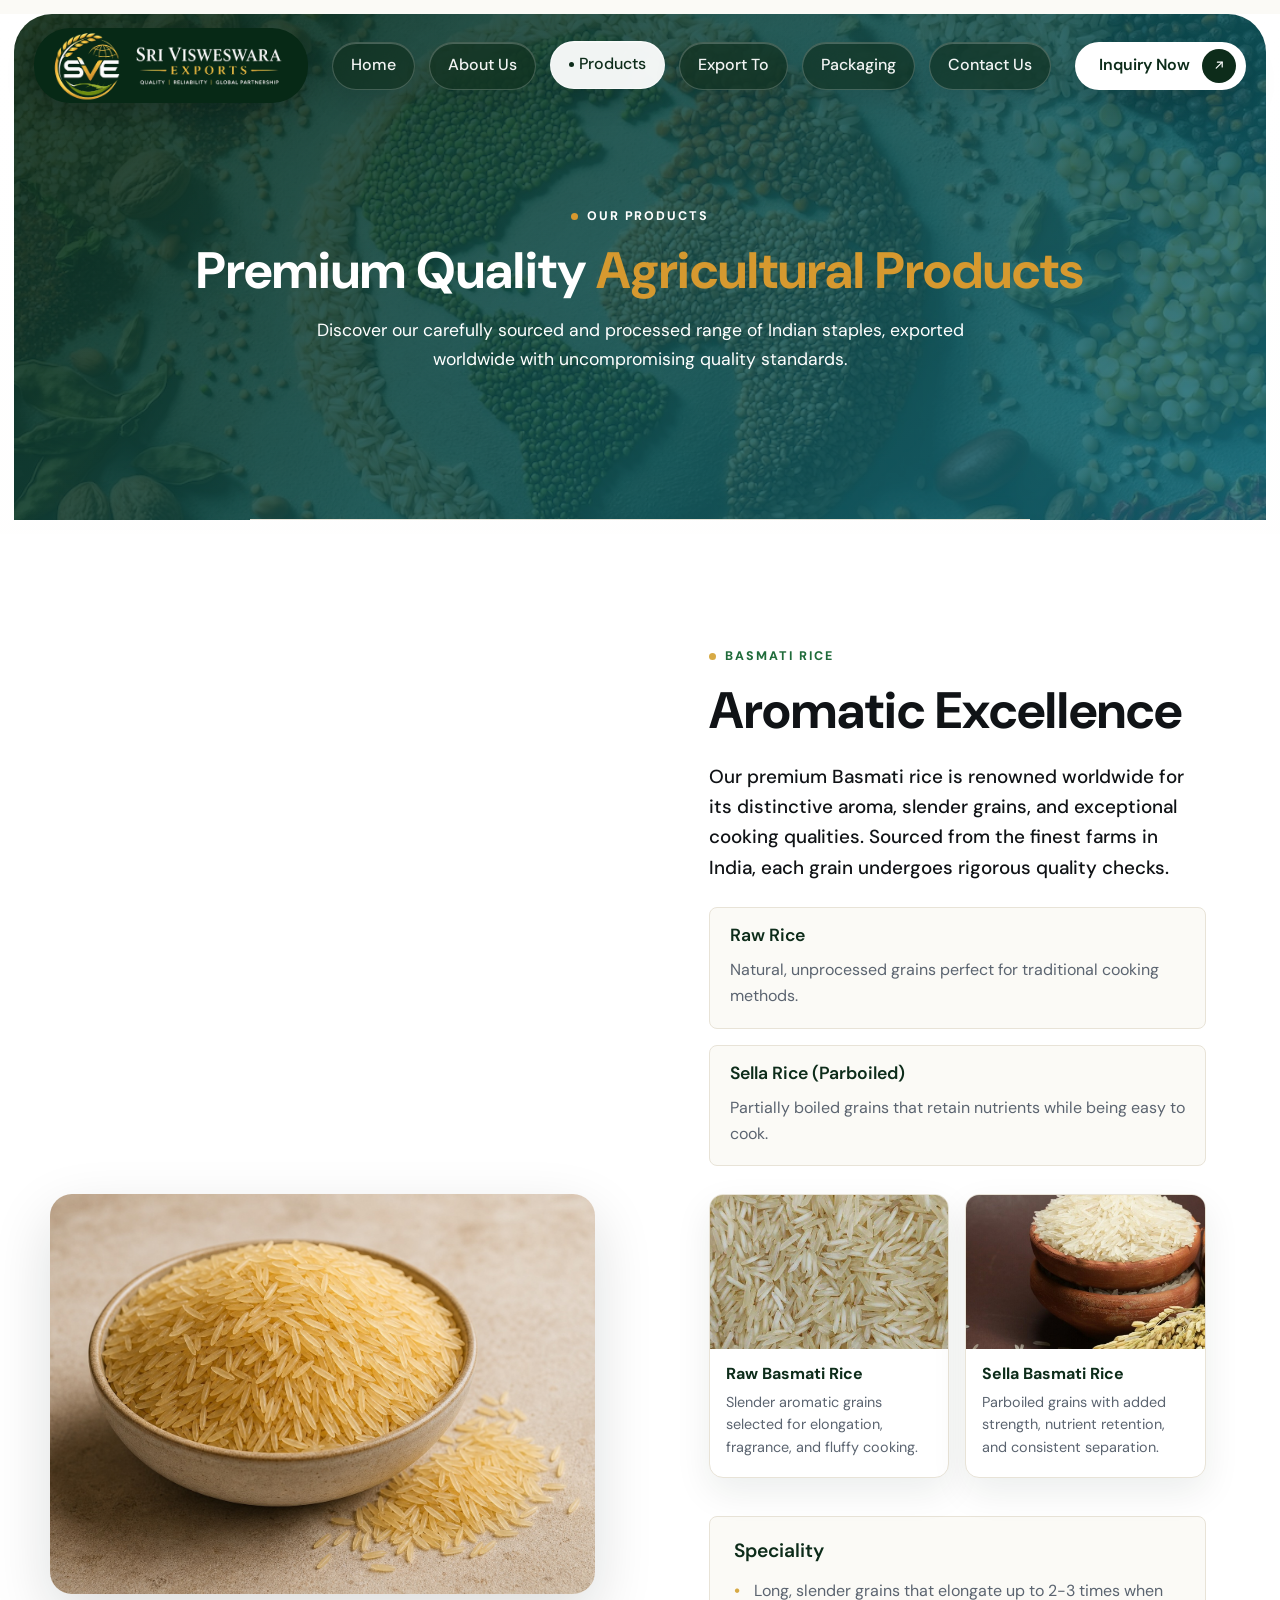
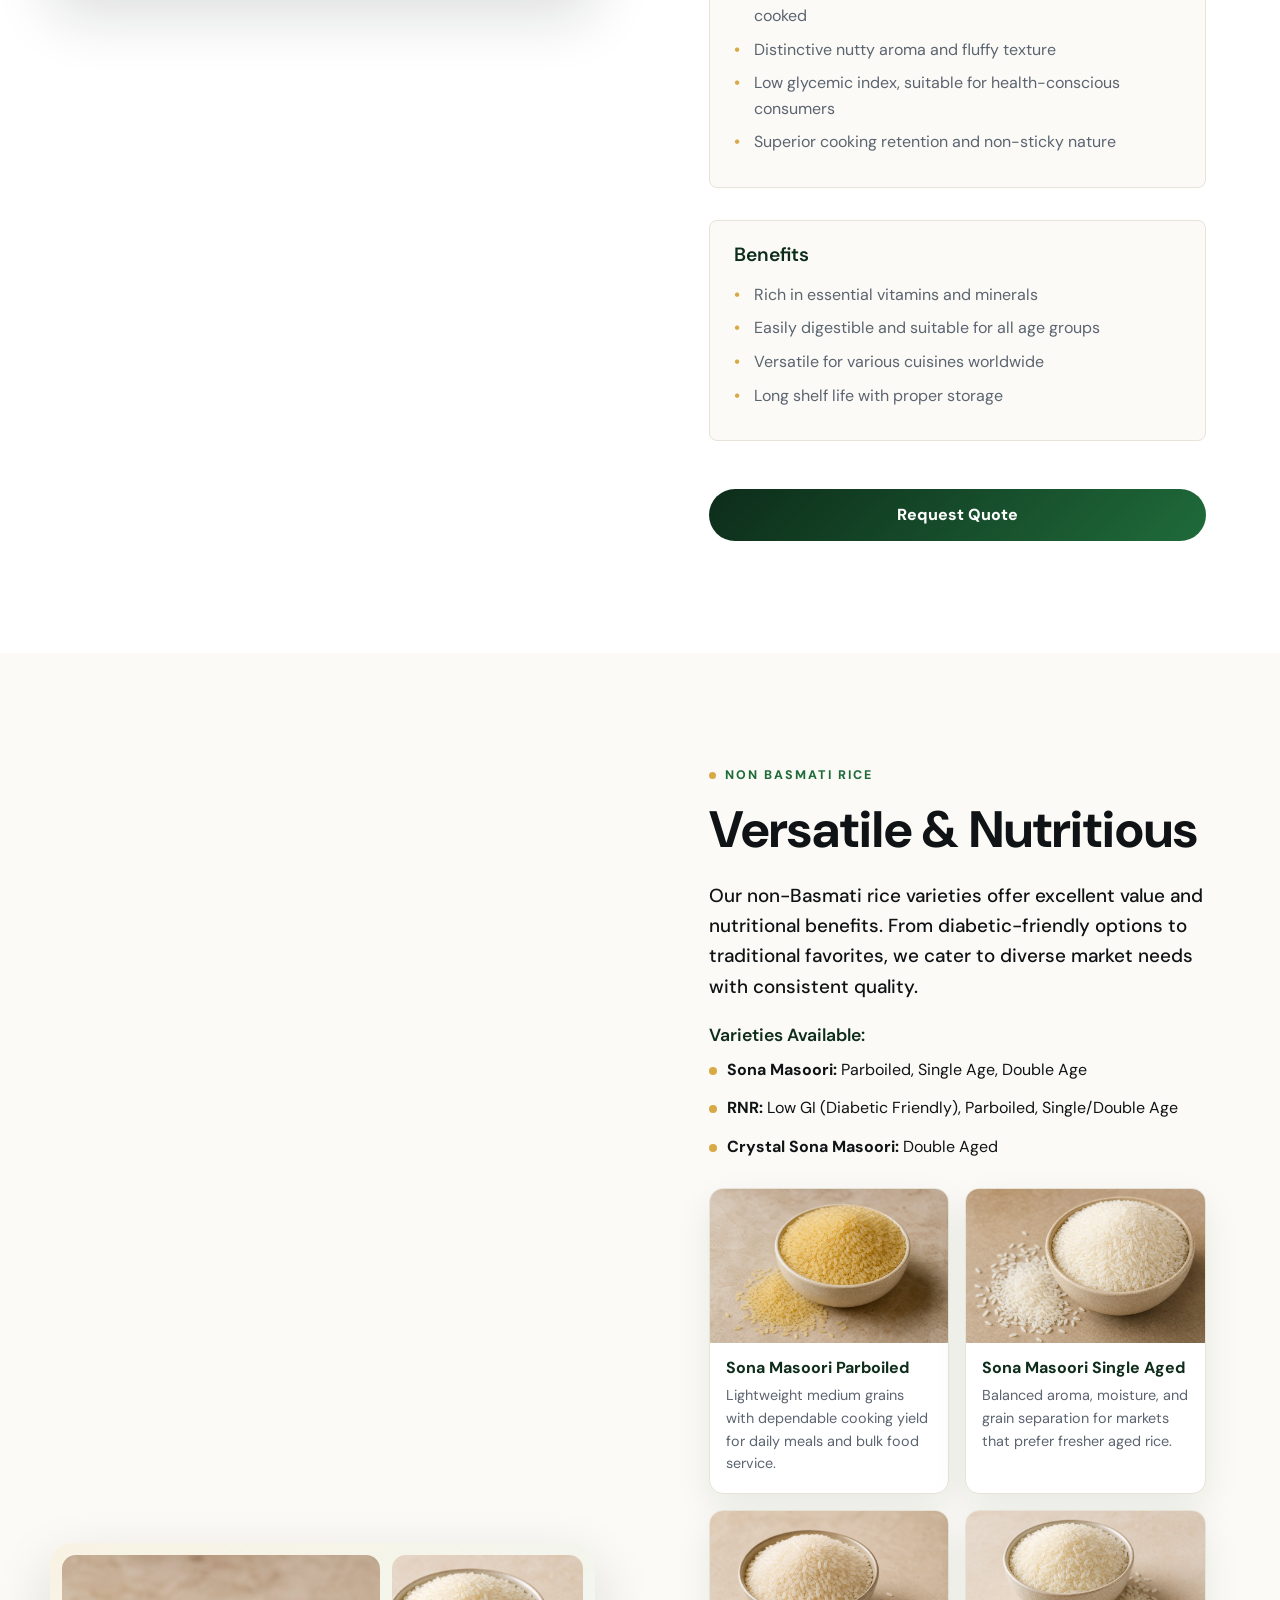
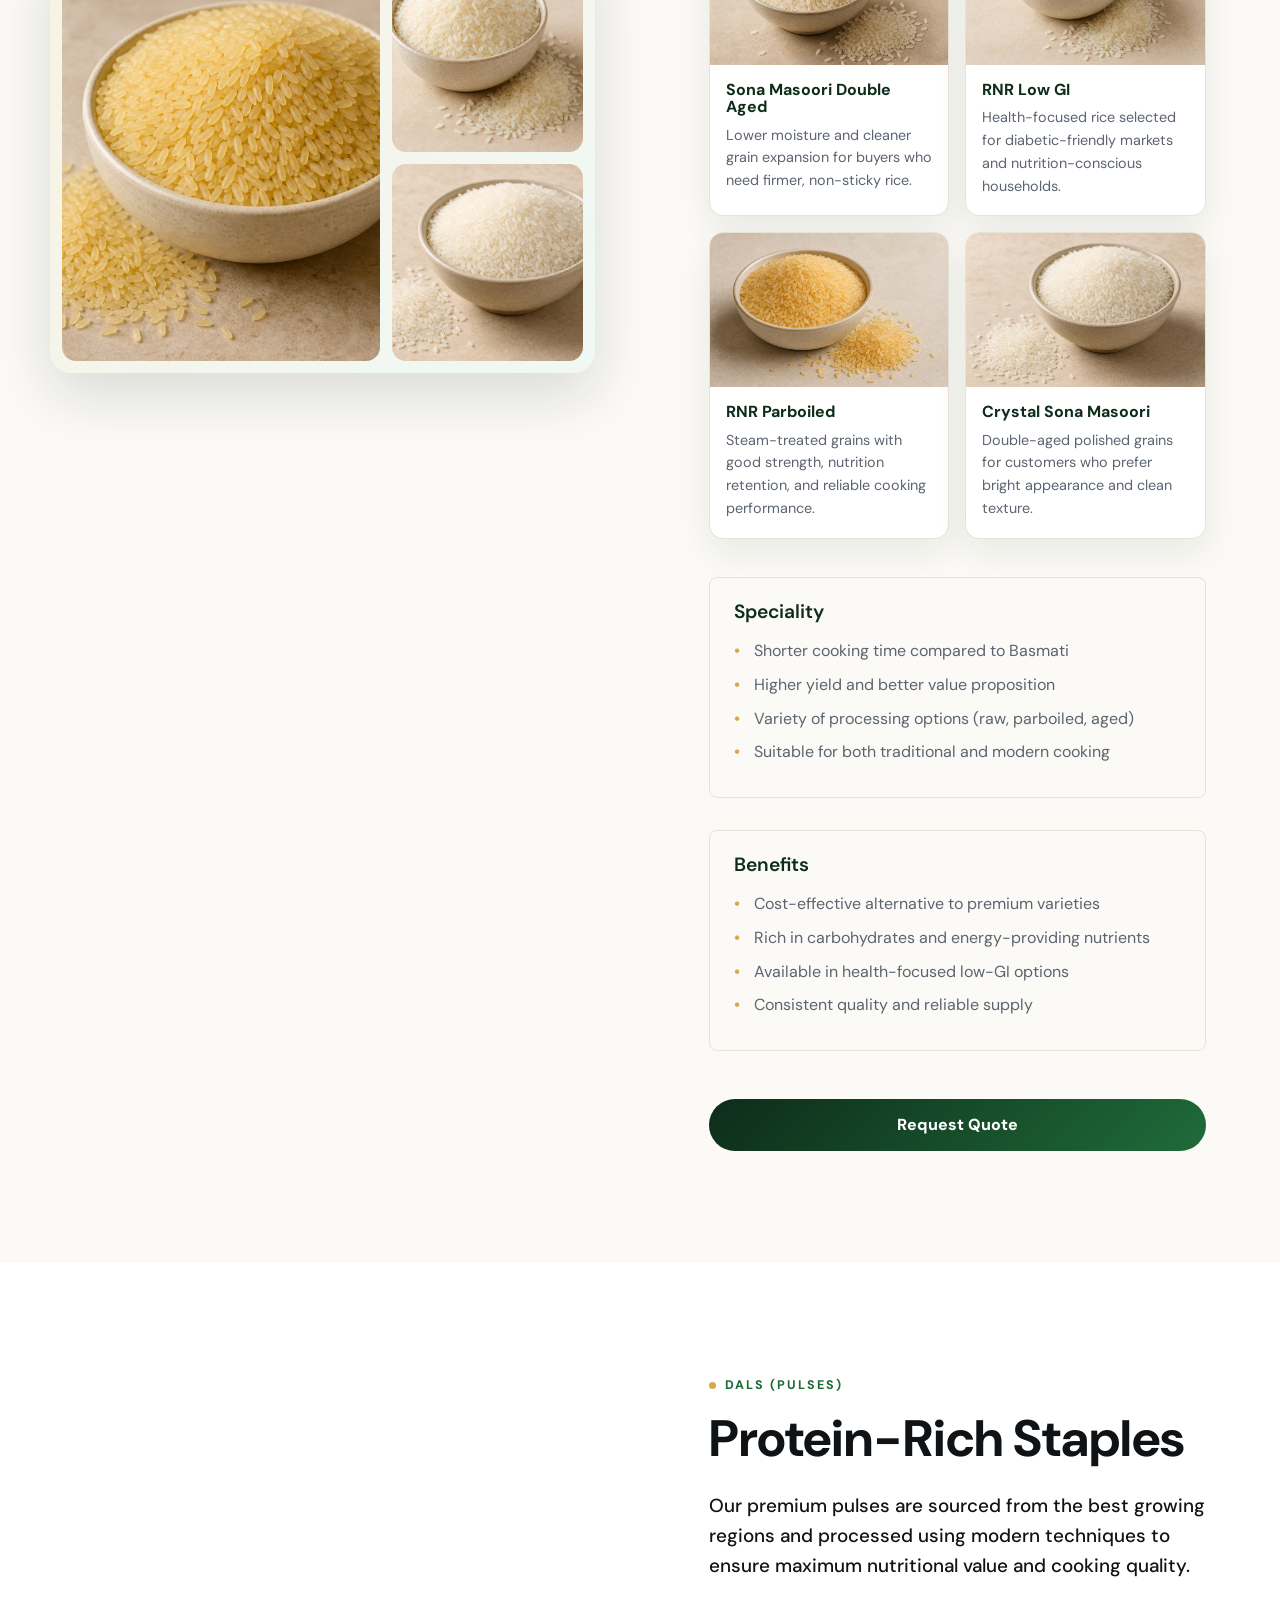
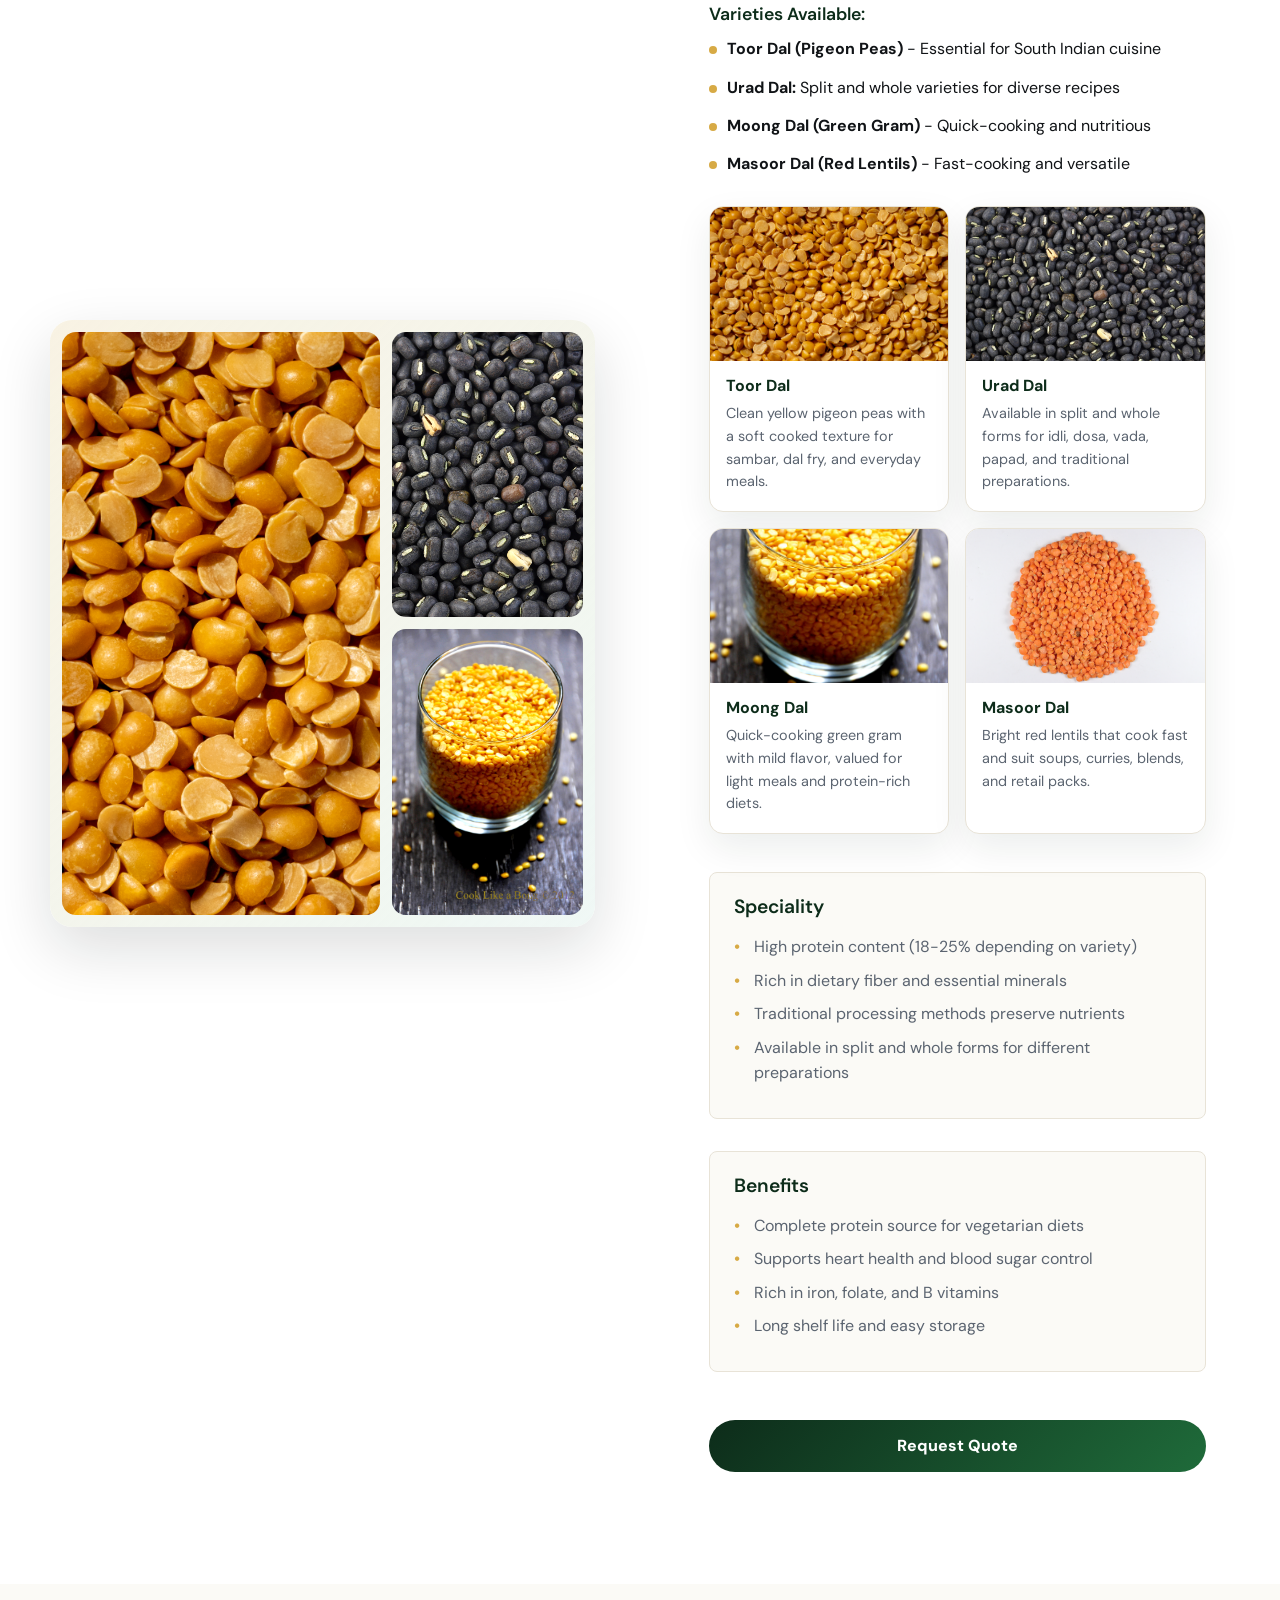
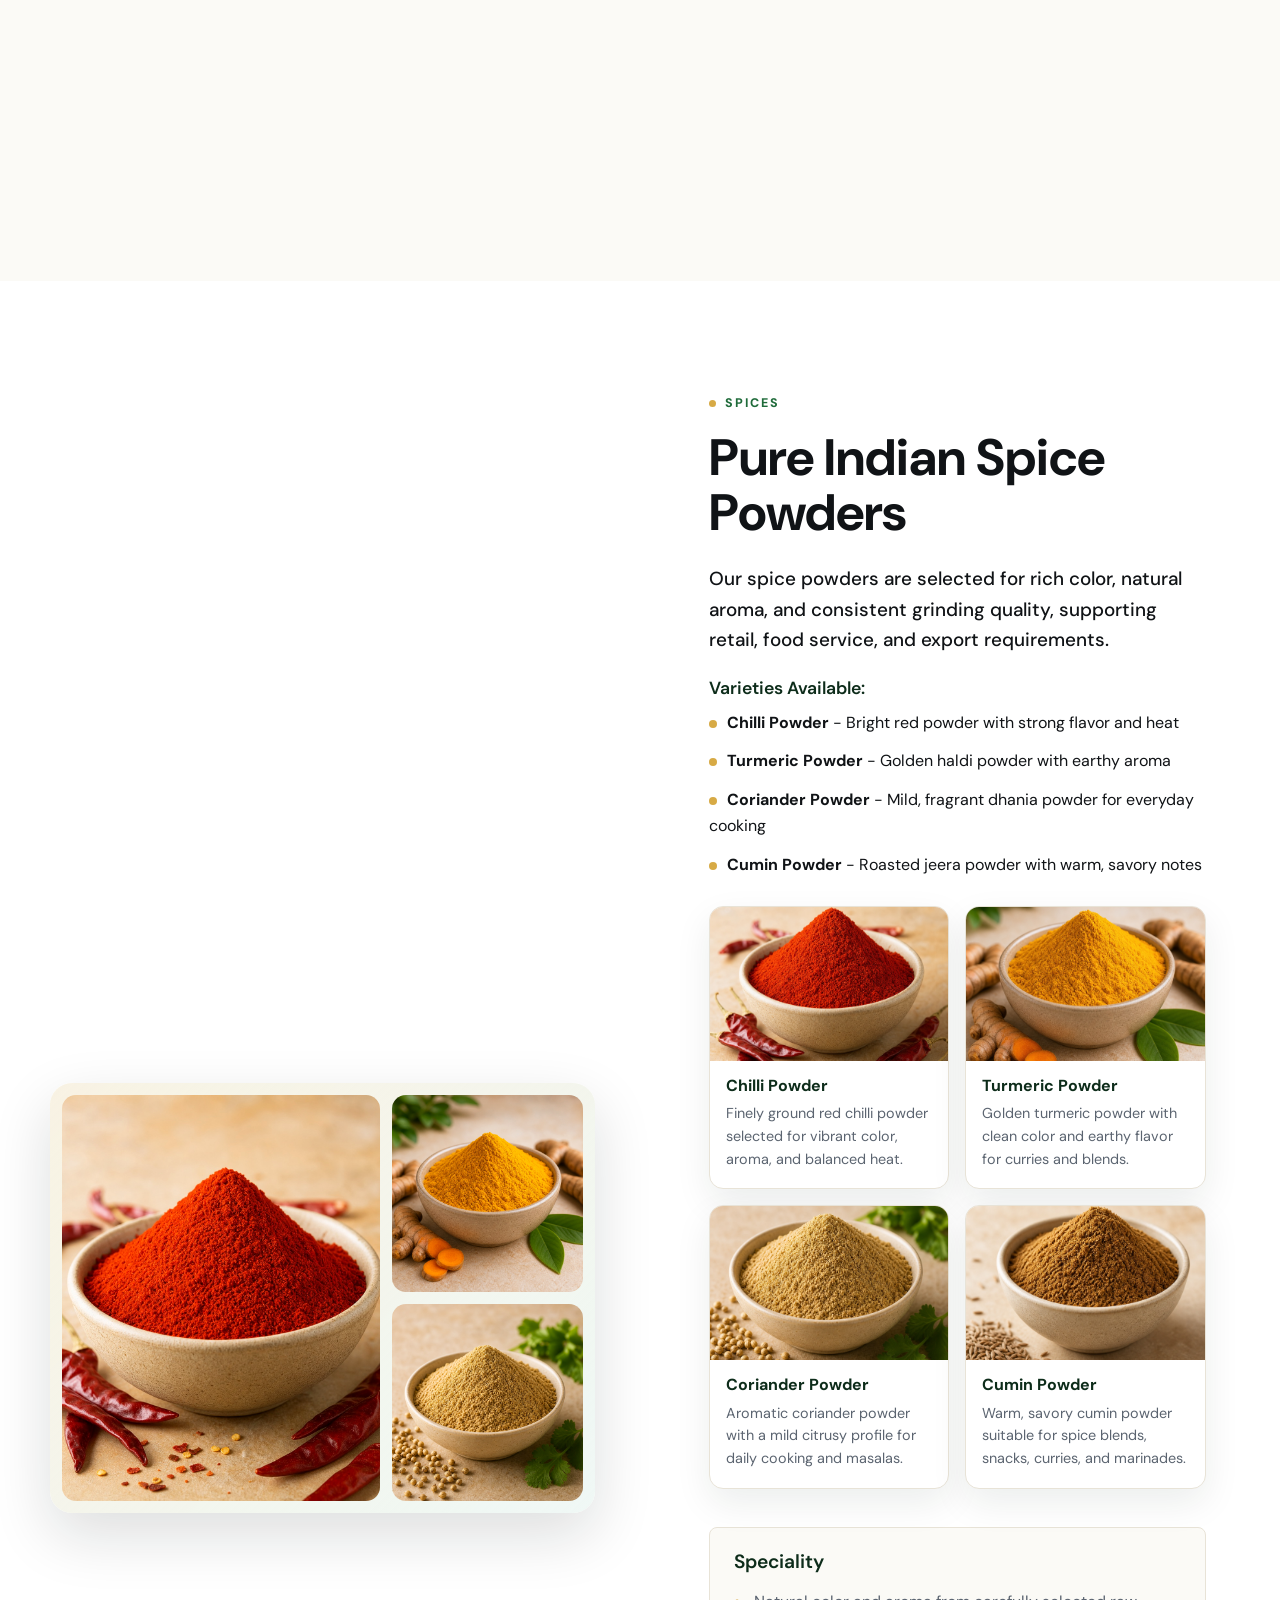
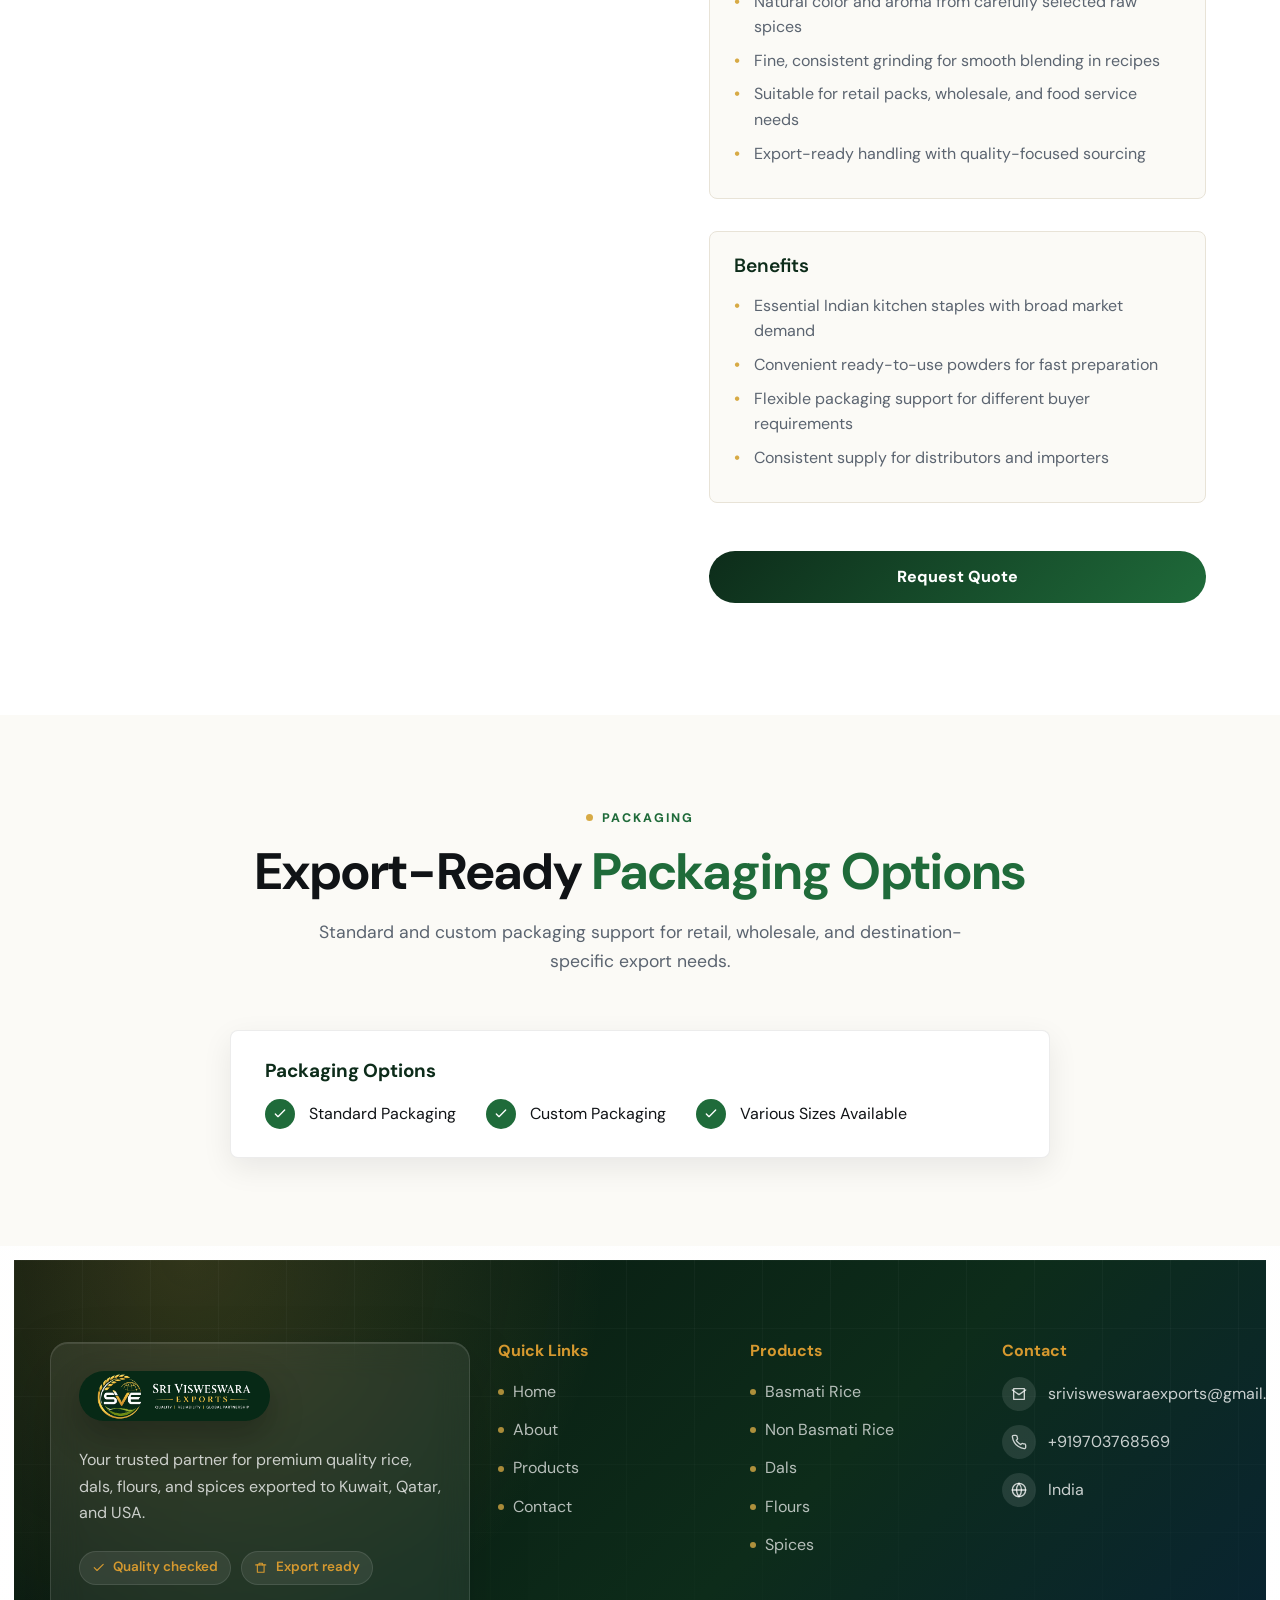
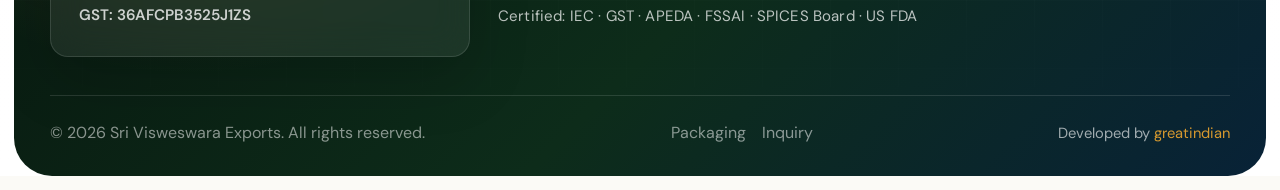
<file: products.html>
<!DOCTYPE html>
<html lang="en">
<head>
    <meta charset="UTF-8">
    <meta name="viewport" content="width=device-width, initial-scale=1.0">
    <title>Our Products - Sri Visweswara Exports</title>
    <meta name="description" content="Explore our premium range of Indian rice, pulses, flours, and spices. Quality products with export-ready packaging for international markets.">
    <link rel="preconnect" href="https://fonts.googleapis.com">
    <link rel="preconnect" href="https://fonts.gstatic.com" crossorigin>
    <link href="https://fonts.googleapis.com/css2?family=Cormorant+Garamond:wght@400;500;600&family=DM+Sans:wght@400;500;600;700&family=Playfair+Display:wght@400;500;600;700&display=swap" rel="stylesheet">
    <link rel="stylesheet" href="styles.css">
</head>
<body>
    <!-- Navigation -->
    <nav class="navbar page-navbar" id="navbar" aria-label="Primary navigation">
        <div class="nav-container">
            <a href="index.html#home" class="logo" aria-label="Sri Visweswara Exports home">
                <img src="logo-horizontal.png" alt="" class="logo-mark">
                
            </a>
            <ul class="nav-menu" id="navMenu">
                <li><a href="index.html#home" class="nav-link">Home</a></li>
                <li><a href="about.html" class="nav-link">About Us</a></li>
                <li><a href="products.html" class="nav-link active">Products</a></li>
                <li><a href="index.html#exports" class="nav-link">Export To</a></li>
                <li><a href="packaging.html" class="nav-link">Packaging</a></li>
                <li><a href="contact.html" class="nav-link">Contact Us</a></li>
            </ul>
            <div class="nav-actions">
                <button class="nav-menu-button" type="button" aria-label="Open quick menu">
                    <span></span>
                    <span></span>
                    <span></span>
                </button>
                <a href="contact.html" class="nav-cta">Inquiry Now <span aria-hidden="true"><svg class="icon-svg" viewBox="0 0 24 24"><path d="M7 17 17 7"/><path d="M9 7h8v8"/></svg></span></a>
            </div>
            <button class="hamburger" id="hamburger" aria-label="Toggle menu">
                <span></span>
                <span></span>
                <span></span>
            </button>
        </div>
    </nav>

    <!-- Products Hero -->
    <section class="page-hero">
        <div class="container">
            <div class="section-header">
                <span class="section-tag">Our Products</span>
                <h1 class="section-title">Premium Quality <span class="text-gradient">Agricultural Products</span></h1>
                <p class="section-subtitle">
                    Discover our carefully sourced and processed range of Indian staples, 
                    exported worldwide with uncompromising quality standards.
                </p>
            </div>
        </div>
    </section>

    <!-- Basmati Rice Section -->
    <section class="product-detail" id="basmati">
        <div class="container">
            <div class="product-detail-grid">
                <div class="product-image-wrapper reveal">
                     <img src="images/basmati-sella.jpg" alt="Premium Basmati Rice" class="product-detail-image" onerror="this.onerror=null;this.src='hero-bg.jpg';">
                 </div>
                <div class="product-content reveal">
                    <span class="section-tag">Basmati Rice</span>
                    <h2 class="section-title">Aromatic Excellence</h2>
                    <div class="product-description">
                        <p class="lead-text">
                            Our premium Basmati rice is renowned worldwide for its distinctive aroma, 
                            slender grains, and exceptional cooking qualities. Sourced from the finest 
                            farms in India, each grain undergoes rigorous quality checks.
                        </p>
                        <div class="product-features">
                            <div class="feature-item">
                                <h4>Raw Rice</h4>
                                <p>Natural, unprocessed grains perfect for traditional cooking methods.</p>
                            </div>
                            <div class="feature-item">
                                <h4>Sella Rice (Parboiled)</h4>
                                <p>Partially boiled grains that retain nutrients while being easy to cook.</p>
                            </div>
                        </div>
                        <div class="product-variety-grid product-variety-grid-compact">
                             <article class="variety-card">
                                 <img src="images/basmati-raw.jpg" alt="Raw basmati rice grains">
                                 <h4>Raw Basmati Rice</h4>
                                 <p>Slender aromatic grains selected for elongation, fragrance, and fluffy cooking.</p>
                             </article>
                             <article class="variety-card">
                                 <img src="images/basmati-sella-variety.jpg" alt="Sella parboiled basmati rice grains">
                                 <h4>Sella Basmati Rice</h4>
                                 <p>Parboiled grains with added strength, nutrient retention, and consistent separation.</p>
                             </article>
                         </div>
                    </div>
                    <div class="product-speciality">
                        <h3>Speciality</h3>
                        <ul>
                            <li>Long, slender grains that elongate up to 2-3 times when cooked</li>
                            <li>Distinctive nutty aroma and fluffy texture</li>
                            <li>Low glycemic index, suitable for health-conscious consumers</li>
                            <li>Superior cooking retention and non-sticky nature</li>
                        </ul>
                    </div>
                    <div class="product-benefits">
                        <h3>Benefits</h3>
                        <ul>
                            <li>Rich in essential vitamins and minerals</li>
                            <li>Easily digestible and suitable for all age groups</li>
                            <li>Versatile for various cuisines worldwide</li>
                            <li>Long shelf life with proper storage</li>
                        </ul>
                    </div>
                    <a href="contact.html" class="btn btn-primary">Request Quote</a>
                </div>
            </div>
        </div>
    </section>

    <!-- Non Basmati Rice Section -->
    <section class="product-detail product-detail-reverse" id="non-basmati">
        <div class="container">
            <div class="product-detail-grid">
                <div class="product-content reveal">
                    <span class="section-tag">Non Basmati Rice</span>
                    <h2 class="section-title">Versatile & Nutritious</h2>
                    <div class="product-description">
                        <p class="lead-text">
                            Our non-Basmati rice varieties offer excellent value and nutritional benefits. 
                            From diabetic-friendly options to traditional favorites, we cater to diverse 
                            market needs with consistent quality.
                        </p>
                        <div class="product-varieties">
                            <h4>Varieties Available:</h4>
                            <ul>
                                <li><strong>Sona Masoori:</strong> Parboiled, Single Age, Double Age</li>
                                <li><strong>RNR:</strong> Low GI (Diabetic Friendly), Parboiled, Single/Double Age</li>
                                <li><strong>Crystal Sona Masoori:</strong> Double Aged</li>
                            </ul>
                        </div>
                        <div class="product-variety-grid">
                             <article class="variety-card">
                                 <img src="images/sona-masoori-parboiled.jpg" alt="Sona Masoori parboiled rice grains">
                                 <h4>Sona Masoori Parboiled</h4>
                                 <p>Lightweight medium grains with dependable cooking yield for daily meals and bulk food service.</p>
                             </article>
                             <article class="variety-card">
                                 <img src="images/sona-masoori-single-aged.jpg" alt="Single aged Sona Masoori rice grains">
                                 <h4>Sona Masoori Single Aged</h4>
                                 <p>Balanced aroma, moisture, and grain separation for markets that prefer fresher aged rice.</p>
                             </article>
                             <article class="variety-card">
                                 <img src="images/sona-masoori-double-aged.jpg" alt="Double aged Sona Masoori rice grains">
                                 <h4>Sona Masoori Double Aged</h4>
                                 <p>Lower moisture and cleaner grain expansion for buyers who need firmer, non-sticky rice.</p>
                             </article>
                             <article class="variety-card">
                                 <img src="images/rnr-low-gi-rice.jpg" alt="RNR 15048 low GI rice grains">
                                 <h4>RNR Low GI</h4>
                                 <p>Health-focused rice selected for diabetic-friendly markets and nutrition-conscious households.</p>
                             </article>
                             <article class="variety-card">
                                 <img src="images/rnr-parboiled-rice.jpg" alt="RNR parboiled rice grains">
                                 <h4>RNR Parboiled</h4>
                                 <p>Steam-treated grains with good strength, nutrition retention, and reliable cooking performance.</p>
                             </article>
                             <article class="variety-card">
                                 <img src="images/crystal-sona-masoori-rice.jpg" alt="Crystal Sona Masoori double aged rice grains">
                                 <h4>Crystal Sona Masoori</h4>
                                 <p>Double-aged polished grains for customers who prefer bright appearance and clean texture.</p>
                             </article>
                         </div>
                    </div>
                    <div class="product-speciality">
                        <h3>Speciality</h3>
                        <ul>
                            <li>Shorter cooking time compared to Basmati</li>
                            <li>Higher yield and better value proposition</li>
                            <li>Variety of processing options (raw, parboiled, aged)</li>
                            <li>Suitable for both traditional and modern cooking</li>
                        </ul>
                    </div>
                    <div class="product-benefits">
                        <h3>Benefits</h3>
                        <ul>
                            <li>Cost-effective alternative to premium varieties</li>
                            <li>Rich in carbohydrates and energy-providing nutrients</li>
                            <li>Available in health-focused low-GI options</li>
                            <li>Consistent quality and reliable supply</li>
                        </ul>
                    </div>
                    <a href="contact.html" class="btn btn-primary">Request Quote</a>
                </div>
                <div class="product-image-wrapper reveal">
                    <div class="product-image-mosaic">
                         <img src="images/sona-masoori-parboiled.jpg" alt="Sona Masoori parboiled rice grains" class="mosaic-img mosaic-img-large" onerror="this.onerror=null;this.src='hero-bg.jpg';">
                         <img src="images/rnr-low-gi-rice.jpg" alt="RNR 15048 low GI rice grains" class="mosaic-img" onerror="this.onerror=null;this.src='hero-bg.jpg';">
                         <img src="images/crystal-sona-masoori-rice.jpg" alt="Crystal Sona Masoori rice grains" class="mosaic-img" onerror="this.onerror=null;this.src='hero-bg.jpg';">
                     </div>
                </div>
            </div>
        </div>
    </section>

    <!-- Dals Section -->
    <section class="product-detail" id="dals">
        <div class="container">
            <div class="product-detail-grid">
                <div class="product-image-wrapper reveal">
                     <div class="product-image-mosaic product-image-mosaic-dals">
                         <img src="images/toor-dal.jpg" alt="Toor dal yellow split pigeon peas" class="mosaic-img mosaic-img-large" onerror="this.onerror=null;this.src='hero-bg.jpg';">
                         <img src="images/urad-dal.jpg" alt="Whole urad dal black gram" class="mosaic-img" onerror="this.onerror=null;this.src='hero-bg.jpg';">
                         <img src="images/moong-dal.jpg" alt="Moong dal yellow split mung beans" class="mosaic-img" onerror="this.onerror=null;this.src='hero-bg.jpg';">
                     </div>
                 </div>
                <div class="product-content reveal">
                    <span class="section-tag">Dals (Pulses)</span>
                    <h2 class="section-title">Protein-Rich Staples</h2>
                    <div class="product-description">
                        <p class="lead-text">
                            Our premium pulses are sourced from the best growing regions and processed 
                            using modern techniques to ensure maximum nutritional value and cooking quality.
                        </p>
                        <div class="product-varieties">
                            <h4>Varieties Available:</h4>
                            <ul>
                                <li><strong>Toor Dal (Pigeon Peas)</strong> - Essential for South Indian cuisine</li>
                                <li><strong>Urad Dal:</strong> Split and whole varieties for diverse recipes</li>
                                <li><strong>Moong Dal (Green Gram)</strong> - Quick-cooking and nutritious</li>
                                <li><strong>Masoor Dal (Red Lentils)</strong> - Fast-cooking and versatile</li>
                            </ul>
                        </div>
                        <div class="product-variety-grid">
                             <article class="variety-card">
                                 <img src="images/toor-dal.jpg" alt="Toor dal yellow split pigeon peas">
                                 <h4>Toor Dal</h4>
                                 <p>Clean yellow pigeon peas with a soft cooked texture for sambar, dal fry, and everyday meals.</p>
                             </article>
                             <article class="variety-card">
                                 <img src="images/urad-dal.jpg" alt="Whole urad dal black gram">
                                 <h4>Urad Dal</h4>
                                 <p>Available in split and whole forms for idli, dosa, vada, papad, and traditional preparations.</p>
                             </article>
                             <article class="variety-card">
                                 <img src="images/moong-dal.jpg" alt="Moong dal yellow split mung beans">
                                 <h4>Moong Dal</h4>
                                 <p>Quick-cooking green gram with mild flavor, valued for light meals and protein-rich diets.</p>
                             </article>
                             <article class="variety-card">
                                 <img src="images/masoor-dal.jpg" alt="Masoor dal red lentils">
                                 <h4>Masoor Dal</h4>
                                 <p>Bright red lentils that cook fast and suit soups, curries, blends, and retail packs.</p>
                             </article>
                         </div>
                    </div>
                    <div class="product-speciality">
                        <h3>Speciality</h3>
                        <ul>
                            <li>High protein content (18-25% depending on variety)</li>
                            <li>Rich in dietary fiber and essential minerals</li>
                            <li>Traditional processing methods preserve nutrients</li>
                            <li>Available in split and whole forms for different preparations</li>
                        </ul>
                    </div>
                    <div class="product-benefits">
                        <h3>Benefits</h3>
                        <ul>
                            <li>Complete protein source for vegetarian diets</li>
                            <li>Supports heart health and blood sugar control</li>
                            <li>Rich in iron, folate, and B vitamins</li>
                            <li>Long shelf life and easy storage</li>
                        </ul>
                    </div>
                    <a href="contact.html" class="btn btn-primary">Request Quote</a>
                </div>
            </div>
        </div>
    </section>

    <!-- Flours Section -->
    <section class="product-detail product-detail-reverse" id="flours">
        <div class="container">
            <div class="product-detail-grid">
                <div class="product-content reveal">
                    <span class="section-tag">Flours</span>
                    <h2 class="section-title">Traditional Baking Essentials</h2>
                    <div class="product-description">
                        <p class="lead-text">
                            Our flours are milled from premium grains using traditional methods combined 
                            with modern quality control to ensure consistent texture and nutritional value.
                        </p>
                        <div class="product-varieties">
                            <h4>Varieties Available:</h4>
                            <ul>
                                <li><strong>Idli Ravva</strong> - Perfect for South Indian breakfast items</li>
                                <li><strong>Wheat Flour</strong> - Multi-purpose flour for various preparations</li>
                                <li><strong>Rice Flour</strong> - Gluten-free option for specialized diets</li>
                            </ul>
                        </div>
                        <div class="product-variety-grid product-variety-grid-compact">
                             <article class="variety-card">
                                 <img src="images/idli-ravva.jpg" alt="Idli ravva semolina coarse rice grains">
                                 <h4>Idli Ravva</h4>
                                 <p>Coarse rice ravva prepared for soft idlis and consistent fermentation results.</p>
                             </article>
                             <article class="variety-card">
                                 <img src="images/wheat-flour.jpg" alt="Wheat flour and wheat grains">
                                 <h4>Wheat Flour</h4>
                                 <p>Fine milled flour for chapati, bakery, and multipurpose household requirements.</p>
                             </article>
                             <article class="variety-card">
                                 <img src="images/rice-flour.png" alt="Rice flour">
                                 <h4>Rice Flour</h4>
                                 <p>Smooth gluten-free flour for snacks, batters, sweets, and regional recipes.</p>
                             </article>
                         </div>
                    </div>
                    <div class="product-speciality">
                        <h3>Speciality</h3>
                        <ul>
                            <li>Fine milling for smooth texture and better absorption</li>
                            <li>Traditional stone grinding preserves natural oils</li>
                            <li>Consistent particle size for uniform cooking results</li>
                            <li>Available in various grades for different applications</li>
                        </ul>
                    </div>
                    <div class="product-benefits">
                        <h3>Benefits</h3>
                        <ul>
                            <li>Rich in complex carbohydrates and fiber</li>
                            <li>Gluten-free rice flour option available</li>
                            <li>Supports traditional cooking methods</li>
                            <li>Cost-effective and versatile ingredient</li>
                        </ul>
                    </div>
                    <a href="contact.html" class="btn btn-primary">Request Quote</a>
                </div>
                <div class="product-image-wrapper reveal">
                     <div class="product-image-mosaic">
                         <img src="images/wheat-flour.jpg" alt="Wheat flour and grains" class="mosaic-img mosaic-img-large" onerror="this.onerror=null;this.src='hero-bg.jpg';">
                         <img src="images/idli-ravva.jpg" alt="Idli ravva semolina" class="mosaic-img" onerror="this.onerror=null;this.src='hero-bg.jpg';">
                         <img src="images/rice-flour.png" alt="Rice flour" class="mosaic-img" onerror="this.onerror=null;this.src='hero-bg.jpg';">
                     </div>
                 </div>
            </div>
        </div>
    </section>

    <!-- Spices Section -->
    <section class="product-detail" id="spices">
        <div class="container">
            <div class="product-detail-grid">
                <div class="product-image-wrapper reveal">
                     <div class="product-image-mosaic product-image-mosaic-spices">
                         <img src="images/chilli-powder.jpg" alt="Red chilli powder" class="mosaic-img mosaic-img-large" onerror="this.onerror=null;this.src='hero-bg.jpg';">
                         <img src="images/turmeric-powder.jpg" alt="Turmeric powder" class="mosaic-img" onerror="this.onerror=null;this.src='hero-bg.jpg';">
                         <img src="images/coriander-powder.jpg" alt="Coriander powder" class="mosaic-img" onerror="this.onerror=null;this.src='hero-bg.jpg';">
                     </div>
                 </div>
                <div class="product-content reveal">
                    <span class="section-tag">Spices</span>
                    <h2 class="section-title">Pure Indian Spice Powders</h2>
                    <div class="product-description">
                        <p class="lead-text">
                            Our spice powders are selected for rich color, natural aroma, and consistent grinding quality, supporting retail, food service, and export requirements.
                        </p>
                        <div class="product-varieties">
                            <h4>Varieties Available:</h4>
                            <ul>
                                <li><strong>Chilli Powder</strong> - Bright red powder with strong flavor and heat</li>
                                <li><strong>Turmeric Powder</strong> - Golden haldi powder with earthy aroma</li>
                                <li><strong>Coriander Powder</strong> - Mild, fragrant dhania powder for everyday cooking</li>
                                <li><strong>Cumin Powder</strong> - Roasted jeera powder with warm, savory notes</li>
                            </ul>
                        </div>
                        <div class="product-variety-grid">
                             <article class="variety-card">
                                 <img src="images/chilli-powder.jpg" alt="Chilli powder">
                                 <h4>Chilli Powder</h4>
                                 <p>Finely ground red chilli powder selected for vibrant color, aroma, and balanced heat.</p>
                             </article>
                             <article class="variety-card">
                                 <img src="images/turmeric-powder.jpg" alt="Turmeric powder">
                                 <h4>Turmeric Powder</h4>
                                 <p>Golden turmeric powder with clean color and earthy flavor for curries and blends.</p>
                             </article>
                             <article class="variety-card">
                                 <img src="images/coriander-powder.jpg" alt="Coriander powder">
                                 <h4>Coriander Powder</h4>
                                 <p>Aromatic coriander powder with a mild citrusy profile for daily cooking and masalas.</p>
                             </article>
                             <article class="variety-card">
                                 <img src="images/cumin-powder.jpg" alt="Cumin powder">
                                 <h4>Cumin Powder</h4>
                                 <p>Warm, savory cumin powder suitable for spice blends, snacks, curries, and marinades.</p>
                             </article>
                         </div>
                    </div>
                    <div class="product-speciality">
                        <h3>Speciality</h3>
                        <ul>
                            <li>Natural color and aroma from carefully selected raw spices</li>
                            <li>Fine, consistent grinding for smooth blending in recipes</li>
                            <li>Suitable for retail packs, wholesale, and food service needs</li>
                            <li>Export-ready handling with quality-focused sourcing</li>
                        </ul>
                    </div>
                    <div class="product-benefits">
                        <h3>Benefits</h3>
                        <ul>
                            <li>Essential Indian kitchen staples with broad market demand</li>
                            <li>Convenient ready-to-use powders for fast preparation</li>
                            <li>Flexible packaging support for different buyer requirements</li>
                            <li>Consistent supply for distributors and importers</li>
                        </ul>
                    </div>
                    <a href="contact.html" class="btn btn-primary">Request Quote</a>
                </div>
            </div>
        </div>
    </section>

    <section class="product-detail packaging-detail" id="packaging">
        <div class="container">
            <div class="section-header">
                <span class="section-tag">Packaging</span>
                <h2 class="section-title">Export-Ready <span class="text-gradient">Packaging Options</span></h2>
                <p class="section-subtitle">
                    Standard and custom packaging support for retail, wholesale, and destination-specific export needs.
                </p>
            </div>
            <div class="packaging-card">
                <h4>Packaging Options</h4>
                <div class="packaging-details">
                    <div class="packaging-item">
                        <span class="pack-icon"><svg class="icon-svg" viewBox="0 0 24 24" aria-hidden="true"><path d="m5 12 4 4L19 6"/></svg></span>
                        <span>Standard Packaging</span>
                    </div>
                    <div class="packaging-item">
                        <span class="pack-icon"><svg class="icon-svg" viewBox="0 0 24 24" aria-hidden="true"><path d="m5 12 4 4L19 6"/></svg></span>
                        <span>Custom Packaging</span>
                    </div>
                    <div class="packaging-item">
                        <span class="pack-icon"><svg class="icon-svg" viewBox="0 0 24 24" aria-hidden="true"><path d="m5 12 4 4L19 6"/></svg></span>
                        <span>Various Sizes Available</span>
                    </div>
                </div>
            </div>
        </div>
    </section>

    <!-- Footer -->
    <footer class="footer">
        <div class="container">
            <div class="footer-grid">
                <div class="footer-brand">
                    <a href="index.html#home" class="logo">
                        <img src="logo-horizontal.png" alt="" class="logo-mark">
                        
                    </a>
                    <p class="footer-desc">
                        Your trusted partner for premium quality rice, dals, flours, and spices exported to Kuwait, Qatar, and USA.
                    </p>
                    <div class="footer-highlights" aria-label="Export highlights">
                        <span class="footer-chip"><svg class="icon-svg" viewBox="0 0 24 24" aria-hidden="true"><path d="M20 6 9 17l-5-5"/></svg> Quality checked</span>
                        <span class="footer-chip"><svg class="icon-svg" viewBox="0 0 24 24" aria-hidden="true"><path d="M3 7h18"/><path d="M6 7v13h12V7"/><path d="M9 7V4h6v3"/></svg> Export ready</span>
                    </div>
                    <p class="footer-gst">GST: 36AFCPB3525J1ZS</p>
                </div>
                <div class="footer-right">
                    <div class="footer-links">
                        <h4>Quick Links</h4>
                        <ul>
                            <li><a href="index.html#home">Home</a></li>
                            <li><a href="about.html">About</a></li>
                            <li><a href="products.html">Products</a></li>
                            <li><a href="contact.html">Contact</a></li>
                        </ul>
                    </div>
                    <div class="footer-links">
                        <h4>Products</h4>
                        <ul>
                            <li><a href="#basmati">Basmati Rice</a></li>
                            <li><a href="#non-basmati">Non Basmati Rice</a></li>
                            <li><a href="#dals">Dals</a></li>
                            <li><a href="#flours">Flours</a></li>
                            <li><a href="#spices">Spices</a></li>
                        </ul>
                    </div>
                    <div class="footer-links">
                        <h4>Contact</h4>
                        <div class="footer-contact-list">
                            <div class="footer-contact-item"><span class="footer-contact-icon"><svg class="icon-svg" viewBox="0 0 24 24" aria-hidden="true"><path d="M4 4h16v16H4z"/><path d="m22 6-10 7L2 6"/></svg></span><a href="mailto:srivisweswaraexports@gmail.com">srivisweswaraexports@gmail.com</a></div>
                            <div class="footer-contact-item"><span class="footer-contact-icon"><svg class="icon-svg" viewBox="0 0 24 24" aria-hidden="true"><path d="M22 16.9v3a2 2 0 0 1-2.2 2 19.8 19.8 0 0 1-8.6-3.1 19.5 19.5 0 0 1-6-6A19.8 19.8 0 0 1 2.1 4.2 2 2 0 0 1 4.1 2h3a2 2 0 0 1 2 1.7c.1.9.3 1.7.6 2.5a2 2 0 0 1-.5 2.1L8 9.5a16 16 0 0 0 6.5 6.5l1.2-1.2a2 2 0 0 1 2.1-.5c.8.3 1.6.5 2.5.6a2 2 0 0 1 1.7 2Z"/></svg></span><a href="tel:+919703768569">+919703768569</a></div>
                            <div class="footer-contact-item"><span class="footer-contact-icon"><svg class="icon-svg" viewBox="0 0 24 24" aria-hidden="true"><circle cx="12" cy="12" r="10"/><path d="M2 12h20"/><path d="M12 2a15.3 15.3 0 0 1 0 20"/><path d="M12 2a15.3 15.3 0 0 0 0 20"/></svg></span><span>India</span></div>
                        </div>
                    </div>
                    <p class="footer-certifications">Certified: IEC · GST · APEDA · FSSAI · SPICES Board · US FDA</p>
                </div>
            </div>
            <div class="footer-bottom">
                <p>&copy; 2026 Sri Visweswara Exports. All rights reserved.</p>
                <div class="footer-bottom-links">
                    <a href="packaging.html">Packaging</a>
                    <a href="contact.html">Inquiry</a>
                </div>
                <p class="footer-developed">Developed by <a href="https://webdesign.greatindian.net" target="_blank" rel="noopener">greatindian</a></p>
            </div>
        </div>
    </footer>

    <script src="script.js"></script>
</body>
</html>
</file>
<file: styles.css>
/* Sri Visweswara Exports */
:root {
    --ink: #101316;
    --muted: #5b6470;
    --paper: #fbfaf6;
    --white: #ffffff;
    --line: #e8e3d7;
    --green-900: #0d2c1a;
    --green-700: #1f6b3a;
    --green-500: #3a8d55;
    --gold: #d7aa45;
    /* --gold-soft: #f2dfb1; */
    --gold-soft: #d6992f;
    --sea: #0f6f82;
    --sky: #dbeef0;
    --shadow-sm: 0 10px 30px rgba(16, 19, 22, 0.08);
    --shadow-md: 0 22px 60px rgba(16, 19, 22, 0.14);
    --radius: 8px;
    --hero-radius: 38px;
    --container: 1180px;
    --font-heading: "Playfair Display", Georgia, serif;
    --font-body: "DM Sans", -apple-system, BlinkMacSystemFont, "Segoe UI", sans-serif;
    --transition: 220ms ease;
    --transition-slow: 520ms cubic-bezier(0.22, 1, 0.36, 1);
}

*,
*::before,
*::after {
    box-sizing: border-box;
}

html {
    scroll-behavior: smooth;
    background: var(--paper);
}

body {
    margin: 0;
    font-family: var(--font-body);
    color: var(--ink);
    background:
        radial-gradient(circle at 10% 20%, rgba(215, 170, 69, 0.08), transparent 28rem),
        linear-gradient(180deg, #ffffff 0%, var(--paper) 42%, #ffffff 100%);
    line-height: 1.65;
    overflow-x: hidden;
}

body::before {
    content: "";
    position: fixed;
    inset: 0;
    pointer-events: none;
    z-index: -1;
    background-image: radial-gradient(circle, rgba(16, 19, 22, 0.18) 1.5px, transparent 1.5px);
    background-size: 172px 122px;
    opacity: 0.22;
}

/* Homepage scroll stability */
.homepage {
    position: relative;
    min-height: 100%;
    background: var(--paper);
    overscroll-behavior-y: none;
}

.homepage::before {
    display: none;
}

.homepage .navbar {
    transform: translateZ(0);
    backface-visibility: hidden;
}

.homepage .nav-link,
.homepage .hamburger {
    -webkit-backdrop-filter: none;
    backdrop-filter: none;
}

/* Keep content painted during rapid forward and reverse scrolling. */
.homepage .reveal,
.homepage .reveal.active {
    opacity: 1;
    transform: none;
    transition: none;
}

/* The exports artwork previously combined several expensive compositing effects. */
.homepage .exports {
    isolation: isolate;
    background: linear-gradient(135deg, #0d2c1a 0%, #115866 100%);
}

.homepage .export-card,
.homepage .world-map {
    -webkit-backdrop-filter: none;
    backdrop-filter: none;
}

.homepage .export-card {
    background: rgba(255, 255, 255, 0.12);
}

.homepage .world-map {
    contain: paint;
    background: rgba(255, 255, 255, 0.16);
    transition: none;
}

.homepage .export-card:hover,
.homepage .world-map:hover,
.homepage .world-map:hover .real-world-map {
    transform: none;
}

.homepage .world-map:hover {
    box-shadow: 0 30px 80px rgba(0, 0, 0, 0.24),
        inset 0 1px 0 rgba(255, 255, 255, 0.18);
}

.homepage .export-card:hover .export-flag {
    transform: none !important;
}

.homepage .real-world-map,
.homepage .world-map:hover .real-world-map {
    opacity: 0.88;
    mix-blend-mode: normal;
    filter: none;
    transition: none;
}

.homepage .export-routes .route,
.homepage .map-marker,
.homepage .marker-halo,
.homepage .pulse-dot {
    filter: none;
    animation: none;
}

img {
    display: block;
    max-width: 100%;
}

a {
    color: inherit;
    text-decoration: none;
    transition: color var(--transition), opacity var(--transition), transform var(--transition);
}

.icon-svg {
    width: 1em;
    height: 1em;
    display: block;
    fill: none;
    stroke: currentColor;
    stroke-width: 2;
    stroke-linecap: round;
    stroke-linejoin: round;
}

ul {
    list-style: none;
    margin: 0;
    padding: 0;
}

button,
input,
select,
textarea {
    font: inherit;
}

.container {
    width: min(100% - 40px, var(--container));
    margin: 0 auto;
}

h1,
h2,
h3,
h4 {
    margin: 0;
    line-height: 1.08;
    font-family: var(--font-body);
    color: var(--ink);
}

p {
    margin: 0;
}

.navbar {
    position: fixed;
    top: 28px;
    left: 0;
    right: 0;
    z-index: 20;
    padding: 0 34px;
    pointer-events: none;
}

.nav-container {
    width: min(100%, 1580px);
    margin: 0 auto;
    min-height: 58px;
    display: grid;
    grid-template-columns: auto 1fr auto;
    align-items: center;
    gap: 24px;
    pointer-events: auto;
}

.logo {
    display: inline-flex;
    align-items: center;
    gap: 12px;
    min-width: 0;
}

.logo-mark {
  width: 341px;
  height: 75px;
  border-radius: 36px;
  object-fit: cover;
  background: #072916;
  box-shadow: 0 10px 28px rgba(0, 0, 0, 0.22);
  transition: transform var(--transition-slow), box-shadow var(--transition);
  padding-left: 10px;
}

.logo:hover .logo-mark {
    transform: scale(1.04) rotate(-2deg);
    box-shadow: 0 16px 36px rgba(0, 0, 0, 0.28);
}

.logo-text {
    display: none;
    color: var(--white);
    font-weight: 700;
    line-height: 1.05;
    text-shadow: 0 2px 14px rgba(0, 0, 0, 0.22);
}

.logo-text span {
    color: var(--gold-soft);
}

.nav-menu {
    justify-self: center;
    display: flex;
    align-items: center;
    gap: 14px;
    padding: 0;
}

.nav-link {
    display: inline-flex;
    align-items: center;
    justify-content: center;
    min-height: 48px;
    padding: 0 24px;
    border-radius: 999px;
    color: rgba(255, 255, 255, 0.95);
    background: rgba(13, 44, 26, 0.48);
    border: 1px solid rgba(255, 255, 255, 0.2);
    box-shadow: inset 0 1px 0 rgba(255, 255, 255, 0.22), 0 12px 28px rgba(0, 0, 0, 0.12);
    backdrop-filter: blur(18px);
    -webkit-backdrop-filter: blur(18px);
    font-weight: 500;
    white-space: nowrap;
    transition: transform var(--transition), background var(--transition), color var(--transition), border-color var(--transition);
}

.nav-link:hover,
.nav-link.active {
    transform: translateY(-1px);
    background: rgba(255, 255, 255, 0.94);
    color: var(--green-900);
    border-color: rgba(255, 255, 255, 0.62);
}

.nav-link.active::before {
    content: "";
    width: 5px;
    height: 5px;
    margin-right: 5px;
    border-radius: 50%;
    background: currentColor;
}

.nav-actions {
    display: inline-flex;
    align-items: center;
    gap: 22px;
}

.nav-menu-button {
    width: 44px;
    height: 44px;
    border: 0;
    background: transparent;
    display: inline-grid;
    gap: 7px;
    align-content: center;
    padding: 0;
    cursor: pointer;
}

.nav-menu-button span,
.hamburger span {
    display: block;
    width: 32px;
    height: 2px;
    border-radius: 999px;
    background: rgba(255, 255, 255, 0.86);
}

.nav-cta {
    display: inline-flex;
    align-items: center;
    justify-content: center;
    gap: 12px;
    min-height: 48px;
    padding: 0 10px 0 24px;
    border-radius: 999px;
    background: var(--white);
    color: var(--green-900);
    font-weight: 600;
    box-shadow: 0 16px 34px rgba(0, 0, 0, 0.16);
    white-space: nowrap;
}

.nav-cta span {
    display: grid;
    place-items: center;
    width: 34px;
    height: 34px;
    border-radius: 50%;
    background: var(--green-900);
    color: var(--white);
    font-size: 0.9rem;
}

.hamburger {
    display: none;
    width: 48px;
    height: 48px;
    border: 0;
    border-radius: 999px;
    background: rgba(13, 44, 26, 0.48);
    backdrop-filter: blur(16px);
    -webkit-backdrop-filter: blur(16px);
    padding: 0;
    margin-right: 1rem;
    place-items: center;
    align-content: center;
    gap: 5px;
    cursor: pointer;
}

.navbar.scrolled .nav-link,
.navbar.scrolled .hamburger {
    background: rgba(16, 19, 22, 0.68);
}

.navbar.scrolled .nav-link:hover,
.navbar.scrolled .nav-link.active,
.navbar.scrolled .hamburger:hover {
    background: rgba(255, 255, 255, 0.94);
    color: var(--green-900);
    border-color: rgba(255, 255, 255, 0.62);
}

.nav-cta:hover,
.cta-button:hover {
    transform: translateY(-2px);
    box-shadow: 0 18px 42px rgba(0, 0, 0, 0.2);
}

.nav-cta:hover span {
    transform: rotate(45deg);
}

.nav-cta span {
    transition: transform var(--transition), background var(--transition);
}

.page-navbar .nav-link,
.page-navbar .hamburger {
    background: rgba(13, 44, 26, 0.62);
}

.page-navbar .nav-link:hover,
.page-navbar .nav-link.active {
    background: rgba(255, 255, 255, 0.94);
    color: var(--green-900);
}

.page-navbar .logo-text {
    display: inline;
    color: var(--white);
    text-shadow: 0 2px 14px rgba(0, 0, 0, 0.22);
}

.page-navbar .logo-text span {
    color: var(--gold-soft);
}

.hero {
    position: relative;
    min-height: 691px;
    margin: 14px;
    border-top-left-radius: var(--hero-radius);
    border-top-right-radius: var(--hero-radius);
    border-bottom-left-radius: 0;
    border-bottom-right-radius: 0;
    overflow: hidden;
    isolation: isolate;
    display: grid;
    align-items: center;
    padding: 138px clamp(28px, 5vw, 78px) 0;
    /* box-shadow: 0 22px 70px rgba(13, 44, 26, 0.24); */
}

.hero-bg {
    position: absolute;
    inset: 0;
    z-index: -2;
    background-image: url("hero-bg.jpg");
    background-size: cover;
    background-position: center 33%;
    filter: saturate(1.08);
    transform: scale(1.015);
}

.hero-bg::after {
    content: "";
    position: absolute;
    inset: 0;
    background:
        linear-gradient(180deg, rgba(10, 18, 31, 0.32) 0%, rgba(10, 18, 31, 0.42) 44%, rgba(9, 36, 43, 0.62) 100%),
        linear-gradient(90deg, rgba(0, 0, 0, 0.2), transparent 45%, rgba(0, 0, 0, 0.18));
}

.hero-content {
    width: min(100%, 1480px);
    margin: 0 auto 5rem auto;
    text-align: center;
    position: relative;
    z-index: 2;
}

.hero-title {
    color: var(--white);
    font-family: var(--font-body);
    font-size: clamp(2.31rem, 4.9vw, 5.18rem);
    line-height: 1.02;
    font-weight: 700;
    text-transform: uppercase;
    letter-spacing: 0;
    text-shadow: 0 7px 30px rgba(0, 0, 0, 0.28);
    max-width: 1400px;
    margin: 0 auto;
}

.hero-service-card {
    position: absolute;
    left: clamp(28px, 4vw, 78px);
    bottom: 56px;
    z-index: 5;
    display: grid;
    grid-template-columns: 132px minmax(0, 1fr);
    gap: 18px;
    align-items: center;
    width: min(460px, calc(100% - 56px));
    min-height: 132px;
    padding: 12px 24px 12px 12px;
    border-radius: 16px;
    background: rgba(255, 255, 255, 0.96);
    box-shadow: 0 24px 58px rgba(0, 0, 0, 0.22);
    transition: transform var(--transition-slow), box-shadow var(--transition-slow);
}

.hero-service-card:hover {
    transform: translateY(-6px);
    box-shadow: 0 30px 68px rgba(0, 0, 0, 0.28);
}

.service-thumb {
    width: 132px;
    height: 108px;
    border-radius: 8px;
    object-fit: cover;
    object-position: 49% 51%;
    transition: transform var(--transition-slow);
}

.hero-service-card:hover .service-thumb {
    transform: scale(1.05);
}

.hero-service-card h2 {
    font-family: var(--font-body);
    font-size: 1.23rem;
    text-transform: uppercase;
    letter-spacing: 0;
    color: var(--ink);
    margin-bottom: 10px;
}

.hero-service-card p {
    color: #333942;
    font-size: 0.98rem;
    line-height: 1.55;
}

.hero-promise {
    position: absolute;
    right: clamp(34px, 8vw, 170px);
    bottom: 76px;
    z-index: 5;
    width: min(560px, 42vw);
    color: var(--white);
    font-size: clamp(1.16rem, 1.6vw, 1.72rem);
    font-weight: 700;
    line-height: 1.42;
    text-shadow: 0 5px 24px rgba(0, 0, 0, 0.34);
}

.hero-emblem {
    position: absolute;
    right: 54px;
    bottom: 82px;
    z-index: 5;
    width: 92px;
    height: 92px;
    border: 2px solid rgba(255, 255, 255, 0.85);
    border-radius: 50%;
    opacity: 0.9;
}

.hero-emblem::before,
.hero-emblem::after {
    content: "";
    position: absolute;
    inset: 14px;
    border: 1px solid rgba(255, 255, 255, 0.85);
    transform: rotate(45deg);
}

.hero-emblem::after {
    transform: rotate(90deg);
}
.scroll-indicator-section {
    margin-top: -40px;
}
.scroll-indicator {
    position: absolute;
    left: 50%;
    transform: translateX(-50%);
    z-index: 8;
    width: 72px;
    height: 72px;
    border-radius: 50%;
    border: 2px solid rgba(255, 255, 255, 0.45);
    background: rgba(255, 255, 255, 0.95);
    backdrop-filter: blur(10px);
    box-shadow: 0 18px 38px rgba(0, 0, 0, 0.18);
    display: block;
    text-decoration: none;
    cursor: pointer;
    transition: transform var(--transition), box-shadow var(--transition);
    animation: pulseGlow 2.8s ease-in-out infinite, scrollShift 2.8s ease-in-out infinite;
}

.scroll-indicator::before {
    content: "";
    position: absolute;
    left: 50%;
    bottom: -8px;
    transform: translateX(-50%);
    width: 100px;
    height: 30px;
    border-radius: 50%;
    background: radial-gradient(ellipse at center, rgba(255, 255, 255, 0.06) 0%, transparent 70%);
    z-index: -1;
}

.scroll-indicator::after {
    content: "";
    position: absolute;
    left: 50%;
    bottom: -20px;
    transform: translateX(-50%);
    width: 140px;
    height: 40px;
    border-radius: 50%;
    background: radial-gradient(ellipse at center, rgba(255, 255, 255, 0.03) 0%, transparent 70%);
    z-index: -2;
}

.scroll-indicator span {
    position: absolute;
    top: 50%;
    left: 50%;
    transform: translate(-50%, -50%);
    display: block;
    width: 2px;
    height: 28px;
    border-radius: 999px;
    background: linear-gradient(to bottom, transparent 0%, #000000 20%, #000000 80%, transparent 100%);
    background-size: 2px 200%;
    background-position: 0% 0%;
    animation: slideDown 2s linear infinite;
    z-index: 2;
}

.scroll-indicator span::before {
    content: "";
    position: absolute;
    left: 50%;
    bottom: -2px;
    width: 6px;
    height: 1.5px;
    border-radius: 999px;
    background: #000000;
    transform: translateX(-100%) rotate(45deg);
    transform-origin: right center;
}

.scroll-indicator span::after {
    content: "";
    position: absolute;
    left: 50%;
    bottom: -2px;
    width: 6px;
    height: 1.5px;
    border-radius: 999px;
    background: #000000;
    transform: translateX(0%) rotate(-45deg);
    transform-origin: left center;
}

.scroll-indicator:hover span::before,
.scroll-indicator:hover span::after {
    background: #000000;
}

@keyframes slideDown {
    0% {
        background-position: 0% 0%;
    }
    100% {
        background-position: 0% 100%;
    }
}

@keyframes pulseGlow {
    0%, 100% {
        box-shadow: 0 18px 38px rgba(0, 0, 0, 0.18);
    }
    50% {
        box-shadow: 0 22px 44px rgba(0, 0, 0, 0.22);
    }
}

@keyframes scrollShift {
    0%, 100% {
        transform: translateX(-50%) translateY(0);
    }
    50% {
        transform: translateX(-50%) translateY(10px);
    }
}

.scroll-hill {
  position: absolute;
  left: 50%;
  bottom: -1px;
  transform: translateX(-50%);
  width: min(127px, 85vw);
  height: 78px;
  background: var(--white);
  /* Ensure the bottom corners of the hill itself are sharp (0) 
     so the waves can attach cleanly */
  border-radius: 55% 55% 0 0 / 100% 100% 0 0; 
  box-shadow: 0 12px 30px rgba(0, 0, 0, 0.08);
  z-index: 6;
}

.scroll-hill::before,
.scroll-hill::after {
  content: "";
  position: absolute;
  bottom: -1px;
  width: 30px;
  height: 30px;
  background: transparent;
  pointer-events: none;
}

/* Left Wave - Scoops outward to the left */
.scroll-hill::before {
  left: -28px; 
  border-radius: 0 0 30px 0; /* Curve the bottom-right corner */
  /* Shadow offset must match the width (30px) to fill the gap perfectly */
  box-shadow: 15px 15px 0 15px var(--white);
  clip-path: inset(0 0 0 0); /* Keeps shadow from bleeding upward */
}

/* Right Wave - Scoops outward to the right */
.scroll-hill::after {
  right: -28px;
  border-radius: 0 0 0 30px; /* Curve the bottom-left corner */
  box-shadow: -15px 15px 0 15px var(--white);
  clip-path: inset(0 0 0 0);
}

.scroll-indicator:hover {
    transform: translateX(-50%) translateY(-2px);
    box-shadow: 0 6px 24px rgba(0, 0, 0, 0.4);
}

.section-tag {
    display: inline-flex;
    align-items: center;
    gap: 9px;
    margin-bottom: 16px;
    color: var(--green-700);
    font-size: 0.78rem;
    font-weight: 800;
    letter-spacing: 0.16em;
    text-transform: uppercase;
}

.section-tag::before {
    content: "";
    width: 7px;
    height: 7px;
    border-radius: 50%;
    background: var(--gold);
}

.section-title {
    font-size: clamp(2.3rem, 4vw, 4rem);
    letter-spacing: 0;
}

.text-gradient {
    color: var(--green-700);
}

.section-subtitle {
    max-width: 650px;
    margin: 18px auto 0;
    color: var(--muted);
    font-size: 1.1rem;
}

.section-header {
    text-align: center;
    margin-bottom: 54px;
}

.page-hero {
    position: relative;
    padding: 188px 0 92px;
    text-align: center;
    margin: 14px;
    border-top-left-radius: var(--hero-radius);
    border-top-right-radius: var(--hero-radius);
    border-bottom-left-radius: 0;
    border-bottom-right-radius: 0;
    background:
        linear-gradient(135deg, rgba(13, 44, 26, 0.9), rgba(15, 111, 130, 0.78)),
        url("hero-bg.jpg") center 34% / cover;
}

.page-hero .section-title,
.page-hero .section-subtitle,
.page-hero .section-tag {
    color: var(--white);
}

.page-hero .text-gradient {
    color: var(--gold-soft);
}

.page-hero .section-tag::before {
    background: var(--gold-soft);
}

.page-hero::after {
    content: "";
    position: absolute;
    left: 50%;
    bottom: 0;
    width: min(780px, calc(100% - 40px));
    height: 1px;
    transform: translateX(-50%);
    background: var(--line);
}

/* About Page Styles */
.about-page-content {
    padding: 88px 0;
    background: var(--white);
}

.about-page-grid {
    display: grid;
    grid-template-columns: 1fr 1fr;
    gap: clamp(48px, 7vw, 90px);
    align-items: start;
}

.about-page-main h2 {
    font-size: clamp(1.8rem, 3vw, 2.4rem);
    margin-bottom: 24px;
    color: var(--green-900);
}

.about-page-main .lead-text {
    font-size: 1.18rem;
    color: var(--ink);
    font-weight: 500;
    margin-bottom: 20px;
}

.about-page-main p {
    color: var(--muted);
    font-size: 1.05rem;
    line-height: 1.75;
    margin-bottom: 18px;
}

.about-page-stats {
    display: grid;
    grid-template-columns: 1fr 1fr;
    gap: 20px;
}

.stat-card {
    padding: 28px 24px;
    border-radius: var(--radius);
    background: var(--paper);
    text-align: center;
    border: 1px solid var(--line);
    transition: transform var(--transition-slow), box-shadow var(--transition-slow), border-color var(--transition);
}

.stat-number {
    display: block;
    font-family: var(--font-body);
    font-size: 2.5rem;
    font-weight: 700;
    color: var(--green-700);
    line-height: 1;
}

.stat-label {
    display: block;
    margin-top: 8px;
    color: var(--muted);
    font-size: 0.9rem;
    font-weight: 500;
}

/* Mission & Vision */
.about-mission {
    padding: 88px 0;
    background: var(--paper);
}

.mission-grid {
    display: grid;
    grid-template-columns: 1fr 1fr;
    gap: 32px;
}

.mission-card {
    position: relative;
    overflow: hidden;
    padding: 38px 32px;
    border-radius: var(--radius);
    background: linear-gradient(180deg, rgba(255, 255, 255, 0.96), rgba(243, 250, 245, 0.96));
    border: 1px solid rgba(34, 70, 34, 0.09);
    box-shadow: 0 24px 48px rgba(20, 58, 35, 0.08);
    transition: transform var(--transition-slow), box-shadow var(--transition-slow), border-color var(--transition);
}

.mission-card::before {
    content: "";
    position: absolute;
    top: -10px;
    right: -40px;
    width: 180px;
    height: 180px;
    background: rgba(76, 174, 125, 0.12);
    border-radius: 50%;
}

.mission-card:hover,
.cert-card:hover,
.stat-card:hover {
    transform: translateY(-6px);
    box-shadow: 0 32px 70px rgba(20, 58, 35, 0.14);
    border-color: rgba(76, 174, 125, 0.35);
}

.mission-icon {
    width: 68px;
    height: 68px;
    display: grid;
    place-items: center;
    margin-bottom: 22px;
    border-radius: 22px;
    color: var(--green-900);
    background: rgba(76, 174, 125, 0.12);
    box-shadow: inset 0 0 0 1px rgba(76, 174, 125, 0.18);
    font-size: 1.6rem;
}

.mission-icon svg {
    width: 28px;
    height: 28px;
    stroke: currentColor;
    fill: none;
}

.mission-card h3 {
    font-size: 1.45rem;
    margin-bottom: 14px;
    color: var(--green-900);
}

.mission-card p {
    color: var(--muted);
    line-height: 1.8;
    font-size: 1rem;
}

/* Core Values */
.about-values {
    padding: 88px 0;
    background: var(--white);
}

.values-grid {
    display: grid;
    grid-template-columns: repeat(4, 1fr);
    gap: 24px;
}

.value-card {
    padding: 32px 24px;
    border-radius: var(--radius);
    background: var(--paper);
    text-align: center;
    border: 1px solid var(--line);
    transition: transform var(--transition), box-shadow var(--transition);
}

.value-card:hover {
    transform: translateY(-4px);
    box-shadow: var(--shadow-sm);
}

.value-icon {
    width: 48px;
    height: 48px;
    margin: 0 auto 18px;
    display: grid;
    place-items: center;
    border-radius: 50%;
    background: var(--green-700);
    color: var(--white);
    font-weight: 800;
    font-size: 1.2rem;
}

.value-card h3 {
    font-size: 1.15rem;
    margin-bottom: 12px;
    color: var(--green-900);
}

.value-card p {
    color: var(--muted);
    font-size: 0.95rem;
    line-height: 1.6;
}

/* Certifications */
.about-certifications {
    padding: 88px 0;
    background: var(--paper);
}

.certifications-grid {
    display: grid;
    grid-template-columns: repeat(3, minmax(0, 1fr));
    gap: 24px;
}

.cert-card {
    position: relative;
    overflow: hidden;
    padding: 36px 28px;
    border-radius: calc(var(--radius) + 4px);
    background: rgba(255, 255, 255, 0.96);
    text-align: center;
    border: 1px solid rgba(34, 70, 34, 0.08);
    box-shadow: 0 20px 44px rgba(15, 64, 33, 0.08);
    transition: transform var(--transition-slow), box-shadow var(--transition-slow), border-color var(--transition);
}

.cert-card::before {
    content: "";
    position: absolute;
    top: -18px;
    right: -18px;
    width: 110px;
    height: 110px;
    background: rgba(76, 174, 125, 0.12);
    border-radius: 50%;
}

.cert-card:hover {
    transform: translateY(-6px);
    box-shadow: 0 32px 70px rgba(15, 64, 33, 0.14);
    border-color: rgba(76, 174, 125, 0.28);
}

.cert-icon {
    position: relative;
    width: 72px;
    height: 72px;
    display: grid;
    place-items: center;
    margin: 0 auto 18px;
    border-radius: 22px;
    color: var(--green-900);
    background: rgba(76, 174, 125, 0.14);
    box-shadow: inset 0 0 0 1px rgba(76, 174, 125, 0.2);
    font-size: 1.15rem;
}

.cert-icon svg {
    width: 32px;
    height: 32px;
    stroke: currentColor;
    fill: none;
}

.cert-icon img {
    width: 64px;
    height: 64px;
    object-fit: contain;
}

.cert-card h3 {
    font-size: 1.15rem;
    margin-bottom: 14px;
    color: var(--green-900);
}

.cert-card p {
    color: var(--muted);
    font-size: 0.98rem;
    line-height: 1.75;
}

/* About CTA */
.about-cta {
    padding: 88px 0;
    background: linear-gradient(135deg, var(--green-900), var(--green-700));
}

.cta-content {
    text-align: center;
    max-width: 600px;
    margin: 0 auto;
}

.cta-content h2 {
    color: var(--white);
    font-size: clamp(1.8rem, 3vw, 2.4rem);
    margin-bottom: 16px;
}

.cta-content p {
    color: rgba(255, 255, 255, 0.85);
    font-size: 1.1rem;
    margin-bottom: 28px;
}

.cta-button {
    display: inline-flex;
    align-items: center;
    gap: 10px;
    padding: 16px 32px;
    border-radius: 999px;
    background: var(--white);
    color: var(--green-900);
    font-weight: 700;
    transition: transform var(--transition), box-shadow var(--transition);
}

.cta-button:hover {
    transform: translateY(-2px);
    box-shadow: var(--shadow-md);
}

.about,
.products,
.exports,
.why-us,
.contact {
    padding: 108px 0;
}

.about {
    background: var(--white);
}

.about-grid,
.contact-grid {
    display: grid;
    grid-template-columns: 1fr 1fr;
    gap: clamp(48px, 7vw, 90px);
    align-items: center;
}

.about-text,
.contact-desc {
    color: var(--muted);
    font-size: 1.08rem;
    margin-top: 20px;
}

.about-features {
    display: grid;
    gap: 14px;
    margin-top: 34px;
}

.feature-item,
.packaging-item,
.contact-method {
    display: flex;
    align-items: center;
    gap: 14px;
}

.feature-icon,
.pack-icon {
    flex: 0 0 auto;
    width: 30px;
    height: 30px;
    border-radius: 50%;
    display: grid;
    place-items: center;
    color: var(--white);
    background: var(--green-700);
    font-weight: 800;
    transition: transform var(--transition), background var(--transition);
}

.feature-item:hover .feature-icon,
.packaging-item:hover .pack-icon,
.contact-method:hover .method-icon {
    transform: scale(1.08);
    background: var(--gold);
}

.feature-item,
.packaging-item,
.contact-method {
    transition: transform var(--transition), color var(--transition);
}

.feature-item:hover,
.packaging-item:hover,
.contact-method:hover {
    transform: translateX(4px);
}

.about-image-wrapper {
    position: relative;
}

.about-image {
    min-height: 520px;
    border-radius: 22px;
    background:
        linear-gradient(135deg, rgba(13, 44, 26, 0.78), rgba(15, 111, 130, 0.38)),
        url("hero-bg.jpg") center / cover;
    box-shadow: var(--shadow-md);
    transition: transform var(--transition-slow), filter var(--transition-slow);
}

.about-image-wrapper:hover .about-image {
    transform: scale(1.015);
    filter: saturate(1.08);
}

.image-placeholder {
    display: none;
}

.about-pattern {
    position: absolute;
    inset: 26px -26px -26px 26px;
    border: 2px solid var(--gold);
    border-radius: 22px;
    z-index: -1;
}

.experience-badge {
    position: absolute;
    left: -28px;
    bottom: 32px;
    width: 176px;
    padding: 24px;
    border-radius: var(--radius);
    color: var(--white);
    background: var(--gold-soft);
    box-shadow: var(--shadow-md);
    transition: transform var(--transition-slow), box-shadow var(--transition-slow);
}

.about-image-wrapper:hover + .experience-badge,
.experience-badge:hover {
    transform: translateY(-5px);
    box-shadow: 0 28px 68px rgba(16, 19, 22, 0.2);
}

.exp-number {
    display: block;
    font-family: var(--font-heading);
    font-size: 3.2rem;
    font-weight: 700;
    line-height: 1;
}

.exp-text {
    display: block;
    margin-top: 6px;
    font-weight: 700;
    line-height: 1.25;
}

.products {
    background: var(--paper);
}

.products-grid,
.features-grid,
.exports-grid {
    display: grid;
    gap: 24px;
}

.products-grid {
    grid-template-columns: repeat(4, 1fr);
}

.product-card,
.feature-card,
.export-card,
.packaging-card,
.contact-form-wrapper {
    border: 1px solid rgba(16, 19, 22, 0.08);
    border-radius: var(--radius);
    background: var(--white);
    box-shadow: var(--shadow-sm);
}

.product-card,
.feature-card,
.export-card {
    overflow: hidden;
    transition: transform var(--transition), box-shadow var(--transition), border-color var(--transition);
}

.product-card {
    display: flex;
    flex-direction: column;
    height: 100%;
}

.product-card:hover,
.feature-card:hover,
.export-card:hover {
    transform: translateY(-6px);
    box-shadow: var(--shadow-md);
    border-color: rgba(215, 170, 69, 0.55);
}

.product-card:hover .product-card-img,
.feature-card:hover .feature-visual {
    transform: translateY(-4px) scale(1.08);
}

.product-image {
    min-height: 176px;
    aspect-ratio: 4 / 3;
    display: grid;
    place-items: center;
    position: relative;
    overflow: hidden;
    background:
        radial-gradient(circle at 28% 20%, rgba(242, 223, 177, 0.34), transparent 9rem),
        linear-gradient(135deg, var(--green-900), var(--sea));
}

.product-card-img {
    width: 100%;
    height: 100%;
    object-fit: cover;
    transition: transform var(--transition-slow), filter var(--transition);
}

.product-card:hover .product-card-img {
    filter: saturate(1.08) contrast(1.03);
}

.product-icon,
.feature-visual,
.method-icon {
    color: var(--green-700);
    font-size: 2.3rem;
}

.product-icon {
    font-size: 4.5rem;
    color: var(--gold-soft);
    transition: transform var(--transition-slow), filter var(--transition);
}

.product-overlay {
    position: absolute;
    left: 16px;
    bottom: 16px;
    padding: 7px 12px;
    border-radius: 999px;
    color: var(--green-900);
    background: var(--gold-soft);
    font-size: 0.78rem;
    font-weight: 800;
    transition: transform var(--transition), background var(--transition);
}

.product-card:hover .product-overlay {
    transform: translateY(-3px);
    background: var(--white);
}

.product-content {
    display: flex;
    flex: 1;
    flex-direction: column;
    padding: 24px;
}

.product-content h3,
.feature-card h3,
.export-card h3 {
    font-family: var(--font-body);
    font-size: 1.25rem;
    color: var(--green-900);
}

.product-list {
    display: grid;
    gap: 10px;
    margin: 18px 0 24px;
}

.product-list li {
    color: var(--muted);
    font-size: 0.96rem;
    padding-left: 18px;
    position: relative;
}

.product-list li::before {
    content: "";
    position: absolute;
    left: 0;
    top: 0.68em;
    width: 6px;
    height: 6px;
    border-radius: 50%;
    background: var(--gold);
}

.product-link {
    justify-content: center;
    min-height: 44px;
    margin-top: auto;
    padding: 0 16px;
    border: 1px solid rgba(31, 107, 58, 0.18);
    border-radius: 999px;
    color: var(--green-700);
    background: rgba(31, 107, 58, 0.08);
    font-weight: 800;
    display: inline-flex;
    align-items: center;
    gap: 6px;
}

.product-link:hover {
    color: var(--white);
    background: var(--green-700);
    transform: translateY(-2px);
}

.home-spices {
    margin-top: 76px;
}

.home-spices-header {
    margin-bottom: 34px;
}

.spice-tiles {
    display: grid;
    grid-template-columns: repeat(4, minmax(0, 1fr));
    gap: 24px;
}

.spice-tile {
    --spice-accent: var(--green-700);
    overflow: hidden;
    display: flex;
    min-height: 100%;
    flex-direction: column;
    border: 1px solid rgba(16, 19, 22, 0.11);
    border-radius: 8px;
    background: #fffaf0;
    box-shadow: var(--shadow-sm);
    transition: transform var(--transition), box-shadow var(--transition), border-color var(--transition);
}

.spice-tile:hover {
    transform: translateY(-6px);
    border-color: var(--spice-accent);
    box-shadow: var(--shadow-md);
}

.spice-tile h3 {
    min-height: 64px;
    display: grid;
    place-items: center;
    padding: 0 12px;
    color: var(--white);
    background: linear-gradient(180deg, var(--spice-accent), var(--spice-accent));
    font-size: clamp(1rem, 1.55vw, 1.34rem);
    font-weight: 800;
    letter-spacing: 0;
    text-align: center;
    text-transform: uppercase;
}

.spice-tile-image {
    width: 100%;
    aspect-ratio: 1.06;
    object-fit: cover;
    transition: transform var(--transition-slow), filter var(--transition);
}

.spice-tile:hover .spice-tile-image {
    transform: scale(1.04);
    filter: saturate(1.08) contrast(1.03);
}

.spice-tile-body {
    display: flex;
    flex: 1;
    flex-direction: column;
    padding: 20px 18px 18px;
    background:
        linear-gradient(180deg, rgba(255, 250, 240, 0.92), rgba(251, 250, 246, 0.98)),
        var(--paper);
}

.spice-tile-body p {
    min-height: 82px;
    color: var(--ink);
    font-size: 0.98rem;
    font-weight: 500;
    line-height: 1.52;
    text-align: center;
}

.spice-benefits {
    display: grid;
    grid-template-columns: repeat(3, minmax(0, 1fr));
    gap: 10px;
    margin-top: auto;
    padding-top: 18px;
}

.spice-benefits span {
    min-width: 0;
    display: grid;
    justify-items: center;
    gap: 7px;
    color: var(--ink);
    font-size: 0.68rem;
    font-weight: 900;
    line-height: 1.12;
    text-align: center;
    text-transform: uppercase;
}

.spice-benefits .icon-svg {
    width: 46px;
    height: 46px;
    padding: 10px;
    border: 1.5px solid var(--spice-accent);
    border-radius: 50%;
    color: var(--spice-accent);
    background: rgba(255, 255, 255, 0.5);
}

.spice-quote-link {
    min-height: 44px;
    margin-top: 18px;
    padding: 0 16px;
    border: 1px solid color-mix(in srgb, var(--spice-accent) 24%, transparent);
    border-radius: 999px;
    color: var(--spice-accent);
    background: rgba(255, 255, 255, 0.72);
    font-weight: 800;
    display: inline-flex;
    align-items: center;
    justify-content: center;
    gap: 6px;
}

.spice-quote-link:hover {
    color: var(--white);
    background: var(--spice-accent);
    transform: translateY(-2px);
}

.spice-quote-link .icon-svg {
    width: 18px;
    height: 18px;
}

.spice-tile-chilli {
    --spice-accent: #b91816;
}

.spice-tile-turmeric {
    --spice-accent: #d99a00;
}

.spice-tile-coriander {
    --spice-accent: #4f7516;
}

.spice-tile-cumin {
    --spice-accent: #7b3f0b;
}

.spice-footer-notes {
    display: grid;
    grid-template-columns: minmax(0, 1fr) auto;
    align-items: center;
    gap: 18px 28px;
    margin: 28px auto 0;
    padding: 20px;
    border: 1px solid rgba(215, 170, 69, 0.34);
    border-radius: 8px;
    color: var(--white);
    background:
        linear-gradient(135deg, rgba(13, 44, 26, 0.98), rgba(31, 107, 58, 0.92)),
        var(--green-900);
    box-shadow: var(--shadow-sm);
}

.spice-note-list {
    display: flex;
    flex-wrap: wrap;
    gap: 12px;
}

.spice-note-list span {
    display: inline-flex;
    align-items: center;
    gap: 10px;
    min-height: 46px;
    padding: 0 14px;
    border: 1px solid rgba(255, 255, 255, 0.18);
    border-radius: 999px;
    background: rgba(255, 255, 255, 0.08);
    font-weight: 700;
    letter-spacing: 0;
    text-transform: uppercase;
}

.spice-note-list .icon-svg {
    width: 24px;
    height: 24px;
    color: var(--gold-soft);
}

.usfda-highlight {
    position: relative;
    display: grid;
    grid-template-columns: auto minmax(0, 170px);
    align-items: center;
    gap: 12px;
    padding: 12px 18px 12px 12px;
    overflow: hidden;
    border: 1px solid rgba(215, 170, 69, 0.58);
    border-radius: 12px;
    color: var(--green-900);
    background: linear-gradient(135deg, #ffffff, #fff9e9);
    box-shadow: 0 12px 28px rgba(0, 0, 0, 0.16);
}

.usfda-highlight::after {
    content: "";
    position: absolute;
    top: -32px;
    right: -32px;
    width: 82px;
    height: 82px;
    border-radius: 50%;
    background: rgba(215, 170, 69, 0.14);
    pointer-events: none;
}

.usfda-mark {
    display: grid;
    place-items: center;
    width: 56px;
    height: 56px;
    border-radius: 16px;
    color: var(--white);
    background: linear-gradient(145deg, var(--green-700), var(--green-900));
    box-shadow: 0 8px 18px rgba(13, 44, 26, 0.22);
}

.usfda-mark .icon-svg {
    width: 28px;
    height: 28px;
    stroke-width: 1.8;
}

.usfda-copy {
    position: relative;
    z-index: 1;
    display: grid;
    gap: 3px;
    color: var(--green-900);
    line-height: 1.2;
}

.usfda-copy strong {
    font-size: 1.05rem;
    font-weight: 900;
    letter-spacing: 0.06em;
}

.usfda-copy small {
    color: var(--muted);
    font-size: 0.78rem;
    font-weight: 700;
    letter-spacing: 0.02em;
}

.packaging-info {
    margin-top: 36px;
}

.packaging-card {
    width: min(100%, 820px);
    margin: 0 auto;
    padding: 28px 34px;
    transition: transform var(--transition-slow), box-shadow var(--transition-slow), border-color var(--transition);
}

.packaging-card:hover {
    transform: translateY(-5px);
    box-shadow: var(--shadow-md);
    border-color: rgba(215, 170, 69, 0.48);
}

.packaging-card h4 {
    display: inline-flex;
    align-items: center;
    gap: 10px;
    margin: 0 0 18px;
    color: var(--green-900);
    font-size: 1.18rem;
}

.packaging-details {
    display: flex;
    flex-wrap: wrap;
    gap: 16px 30px;
}

.packaging-showcase,
.packaging-gallery-section,
.packaging-options-section {
    padding: 88px 0;
}

.packaging-showcase,
.packaging-options-section {
    background: var(--white);
}

.packaging-gallery-section {
    background: var(--paper);
}

.packaging-intro-grid {
    display: grid;
    grid-template-columns: minmax(0, 0.9fr) minmax(320px, 1.1fr);
    gap: clamp(42px, 6vw, 80px);
    align-items: center;
}

.packaging-intro-copy .section-title {
    margin: 16px 0 22px;
}

.packaging-highlights {
    display: grid;
    gap: 14px;
    margin: 30px 0 28px;
}

.packaging-highlight {
    display: flex;
    align-items: center;
    gap: 14px;
    color: var(--muted);
    font-weight: 700;
}

.packaging-hero-art {
    min-height: 520px;
    display: grid;
    place-items: center;
    padding: clamp(18px, 3vw, 34px);
    border-radius: 8px;
    background:
        linear-gradient(135deg, rgba(242, 223, 177, 0.42), rgba(219, 238, 240, 0.6)),
        var(--paper);
    box-shadow: var(--shadow-md);
}

.packaging-hero-art img {
    width: min(100%, 760px);
    max-height: 620px;
    object-fit: contain;
    filter: drop-shadow(0 18px 30px rgba(16, 19, 22, 0.12));
}

.packaging-gallery {
    display: grid;
    grid-template-columns: repeat(2, minmax(0, 1fr));
    gap: 24px;
}

.packaging-sample {
    overflow: hidden;
    display: grid;
    grid-template-rows: minmax(280px, auto) auto;
    border: 1px solid rgba(16, 19, 22, 0.08);
    border-radius: 8px;
    background: var(--white);
    box-shadow: var(--shadow-sm);
    transition: transform var(--transition), box-shadow var(--transition), border-color var(--transition);
}

.packaging-sample:hover {
    transform: translateY(-5px);
    border-color: rgba(215, 170, 69, 0.55);
    box-shadow: var(--shadow-md);
}

.packaging-sample img {
    width: 100%;
    height: 100%;
    max-height: 620px;
    object-fit: contain;
    padding: 18px;
    background:
        linear-gradient(135deg, rgba(255, 255, 255, 0.92), rgba(251, 250, 246, 0.8)),
        var(--paper);
}

.packaging-sample-wide img {
    max-height: 760px;
}

.packaging-sample div {
    padding: 22px 24px 24px;
    border-top: 1px solid var(--line);
}

.packaging-sample h3,
.packaging-option h3 {
    color: var(--green-900);
    font-size: 1.2rem;
    margin-bottom: 10px;
}

.packaging-sample p,
.packaging-option p {
    color: var(--muted);
}

.packaging-options-grid {
    display: grid;
    grid-template-columns: repeat(3, minmax(0, 1fr));
    gap: 24px;
}

.packaging-option {
    min-height: 100%;
    padding: 28px;
    border: 1px solid var(--line);
    border-radius: 8px;
    background: var(--paper);
    box-shadow: var(--shadow-sm);
    transition: transform var(--transition), box-shadow var(--transition), border-color var(--transition);
}

.packaging-option:hover {
    transform: translateY(-5px);
    border-color: rgba(215, 170, 69, 0.55);
    box-shadow: var(--shadow-md);
}

.exports {
    color: var(--white);
    background:
        linear-gradient(135deg, rgba(13, 44, 26, 0.95), rgba(15, 111, 130, 0.88)),
        url("hero-bg.jpg") center / cover;
}

.exports .section-title,
.exports .section-subtitle,
.exports .section-tag {
    color: var(--white);
}

.exports-grid {
    grid-template-columns: repeat(3, 1fr);
    margin-bottom: 44px;
}

.export-card {
    position: relative;
    text-align: center;
    padding: 34px 24px;
    background: rgba(255, 255, 255, 0.1);
    border-color: rgba(255, 255, 255, 0.16);
    backdrop-filter: blur(14px);
    -webkit-backdrop-filter: blur(14px);
}

.export-card::before {
    content: "";
    position: absolute;
    inset: 0;
    pointer-events: none;
    background: linear-gradient(135deg, rgba(242, 223, 177, 0.22), transparent 45%);
    opacity: 0;
    transition: opacity var(--transition);
}

.export-card:hover::before {
    opacity: 1;
}

.export-flag {
    width: 92px;
    height: 62px;
    display: grid;
    place-items: center;
    margin: 0 auto 16px;
    overflow: hidden;
    border-radius: 8px;
    background: rgba(255, 255, 255, 0.92);
    box-shadow: 0 16px 34px rgba(0, 0, 0, 0.18);
    transition: transform var(--transition), box-shadow var(--transition);
}

.export-flag img {
    width: 100%;
    height: 100%;
    object-fit: cover;
}

.export-card:hover .export-flag {
    transform: translateY(-4px) scale(1.04);
    box-shadow: 0 20px 44px rgba(0, 0, 0, 0.24);
}

.export-card h3 {
    color: var(--white);
}

.export-card p {
    color: rgba(255, 255, 255, 0.72);
    margin: 8px 0 18px;
}

.export-mark {
    display: inline-flex;
    align-items: center;
    gap: 8px;
    color: var(--gold-soft);
    font-size: 0.9rem;
    font-weight: 700;
}

.pulse-dot {
    width: 8px;
    height: 8px;
    border-radius: 50%;
    background: var(--gold);
    box-shadow: 0 0 0 8px rgba(215, 170, 69, 0.16);
    animation: softPulse 2.4s ease-in-out infinite;
}

.world-map {
    width: min(100%, 980px);
    margin: 0 auto;
    padding: clamp(12px, 2vw, 22px);
    border-radius: 18px;
    background: rgba(255, 255, 255, 0.14);
    border: 1px solid rgba(255, 255, 255, 0.24);
    box-shadow: 0 30px 80px rgba(0, 0, 0, 0.24), inset 0 1px 0 rgba(255, 255, 255, 0.18);
    backdrop-filter: blur(18px);
    -webkit-backdrop-filter: blur(18px);
    overflow: hidden;
    transition: transform var(--transition-slow), box-shadow var(--transition-slow);
}

.world-map:hover {
    transform: translateY(-6px);
    box-shadow: 0 38px 90px rgba(0, 0, 0, 0.3), inset 0 1px 0 rgba(255, 255, 255, 0.22);
}

.map-visual {
    position: relative;
    overflow: hidden;
    border-radius: 14px;
    background:
        linear-gradient(135deg, rgba(233, 247, 245, 0.95), rgba(248, 237, 200, 0.94));
}

.map-visual::after {
    content: "";
    position: absolute;
    inset: 0;
    pointer-events: none;
    background: radial-gradient(circle at 68% 55%, rgba(215, 170, 69, 0.22), transparent 19rem);
}

.export-map-svg {
    position: absolute;
    inset: 0;
    width: 100%;
    height: 100%;
    display: block;
    pointer-events: none;
}

.real-world-map {
    width: 100%;
    aspect-ratio: 2 / 1;
    object-fit: contain;
    padding: clamp(10px, 1.8vw, 22px);
    opacity: 0.84;
    mix-blend-mode: multiply;
    filter: sepia(0.12) saturate(0.92) contrast(1.04);
    transition: opacity var(--transition), filter var(--transition-slow), transform var(--transition-slow);
}

.world-map:hover .real-world-map {
    opacity: 0.92;
    filter: sepia(0.06) saturate(1.02) contrast(1.08);
    transform: scale(1.01);
}

.map-grid path {
    stroke: rgba(13, 44, 26, 0.13);
    stroke-width: 1;
}

.map-land path {
    fill: url(#mapLand);
    opacity: 0.88;
    filter: drop-shadow(0 7px 12px rgba(13, 44, 26, 0.16));
    transition: opacity var(--transition), transform var(--transition-slow);
    transform-box: fill-box;
    transform-origin: center;
}

.world-map:hover .map-land path {
    opacity: 0.96;
}

.export-routes .route {
    stroke: var(--gold);
    stroke-width: 0.38;
    stroke-linecap: round;
    stroke-dasharray: 1.25 1.4;
    filter: drop-shadow(0 0 7px rgba(215, 170, 69, 0.54));
    animation: routeFlow 3.8s linear infinite;
}

.export-routes .route-usa {
    animation-duration: 4.6s;
}

.export-routes .route-kuwait {
    animation-duration: 3.2s;
}

.export-routes .route-qatar {
    animation-duration: 3.5s;
}

.map-marker {
    filter: url(#mapGlow);
}

.map-marker text {
    fill: var(--green-900);
    font-size: 2.05px;
    font-weight: 800;
    text-anchor: middle;
    paint-order: stroke;
    stroke: rgba(255, 255, 255, 0.75);
    stroke-width: 0.56px;
    stroke-linejoin: round;
}

.marker-halo {
    fill: rgba(215, 170, 69, 0.2);
    stroke: rgba(215, 170, 69, 0.56);
    stroke-width: 2;
    animation: markerPulse 2.8s ease-in-out infinite;
    transform-box: fill-box;
    transform-origin: center;
}

.marker-core {
    fill: var(--gold);
    stroke: var(--white);
    stroke-width: 0.32;
}

.origin-marker .marker-core {
    fill: var(--green-700);
}

.features-grid {
    grid-template-columns: repeat(4, 1fr);
}

.feature-card {
    padding: 32px 24px;
    text-align: center;
}

.feature-visual {
    width: 76px;
    height: 76px;
    display: grid;
    place-items: center;
    margin: 0 auto 22px;
    border-radius: 50%;
    background: var(--sky);
}

.feature-card p {
    color: var(--muted);
    margin-top: 12px;
    font-size: 0.96rem;
}

.contact {
    background: linear-gradient(90deg, var(--paper) 0 62%, var(--green-900) 62% 100%);
}

.contact-page-section {
    padding-top: 88px;
}

.contact-methods {
    display: grid;
    gap: 22px;
    margin-top: 34px;
}

.method-icon {
    width: 58px;
    height: 58px;
    display: grid;
    place-items: center;
    border-radius: var(--radius);
    background: var(--gold-soft);
    transition: transform var(--transition), background var(--transition), box-shadow var(--transition);
}

.method-details {
    display: grid;
    gap: 2px;
}

.method-label {
    color: var(--muted);
    font-size: 0.78rem;
    font-weight: 800;
    letter-spacing: 0.08em;
    text-transform: uppercase;
}

.method-value {
    color: var(--ink);
    font-weight: 800;
}

.contact-form-wrapper {
    padding: 38px;
}

.contact-form {
    display: grid;
    gap: 22px;
}

.form-row {
    display: grid;
    grid-template-columns: 1fr 1fr;
    gap: 18px;
}

.form-group {
    display: grid;
    gap: 8px;
}

.form-group label {
    color: var(--ink);
    font-size: 0.9rem;
    font-weight: 800;
}

.form-group input,
.form-group select,
.form-group textarea {
    width: 100%;
    border: 1px solid var(--line);
    border-radius: var(--radius);
    padding: 14px 15px;
    color: var(--ink);
    background: #fffdf8;
    outline: none;
    transition: border-color var(--transition), box-shadow var(--transition), background var(--transition);
}

.form-group input:hover,
.form-group select:hover,
.form-group textarea:hover {
    border-color: rgba(31, 107, 58, 0.38);
    background: var(--white);
}

.form-group textarea {
    resize: vertical;
    min-height: 126px;
}

.form-group input:focus,
.form-group select:focus,
.form-group textarea:focus {
    border-color: var(--green-700);
    background: var(--white);
    box-shadow: 0 0 0 4px rgba(31, 107, 58, 0.12);
}

.btn {
    display: inline-flex;
    align-items: center;
    justify-content: center;
    gap: 10px;
    min-height: 52px;
    padding: 0 26px;
    border: 0;
    border-radius: 999px;
    cursor: pointer;
    font-weight: 800;
    transition: transform var(--transition), box-shadow var(--transition), background var(--transition);
    position: relative;
    overflow: hidden;
}

.btn::before {
    content: "";
    position: absolute;
    inset: 0;
    background: linear-gradient(120deg, transparent, rgba(255, 255, 255, 0.26), transparent);
    transform: translateX(-120%);
    transition: transform 620ms ease;
}

.btn:hover::before {
    transform: translateX(120%);
}

.btn-primary {
    color: var(--white);
    background: linear-gradient(135deg, var(--green-900), var(--green-700));
}

.btn-primary:hover {
    transform: translateY(-2px);
    box-shadow: var(--shadow-sm);
}

.btn-submit {
    width: 100%;
}

.footer {
    position: relative;
    overflow: hidden;
    padding: 82px 0 30px;
    margin: 14px;
  border-top-left-radius: 0;
  border-top-right-radius: 0;
  border-bottom-left-radius: var(--hero-radius);
  border-bottom-right-radius: var(--hero-radius);
    color: rgba(255, 255, 255, 0.76);
    background:
        radial-gradient(circle at 14% 0%, rgba(215, 170, 69, 0.2), transparent 26rem),
        linear-gradient(135deg, #07140d 0%, #0d2c1a 58%, #082237 100%);
}

.footer::before {
    content: "";
    position: absolute;
    inset: 0;
    pointer-events: none;
    background-image: linear-gradient(rgba(255, 255, 255, 0.045) 1px, transparent 1px), linear-gradient(90deg, rgba(255, 255, 255, 0.045) 1px, transparent 1px);
    background-size: 68px 68px;
    mask-image: linear-gradient(180deg, rgba(0, 0, 0, 0.78), transparent);
}

.footer .container {
    position: relative;
    z-index: 1;
}

.footer .logo-text {
    display: inline;
    color: var(--white);
}

.footer .logo-mark {
    width: 191px;
    height: 50px;
    box-shadow: 0 14px 34px rgba(0, 0, 0, 0.28);
}

.footer-grid {
    display: grid;
    grid-template-columns: minmax(280px, 420px) minmax(320px, 1fr);
    gap: 28px;
    align-items: start;
}

.footer-brand,
.footer-links,
.footer-right {
    min-width: 0;
}

.footer-brand,
.footer-links {
    min-height: 100%;
}

.footer-right {
    display: grid;
    grid-template-columns: repeat(3, minmax(180px, 1fr));
    gap: 24px;
}

.footer-right .footer-certifications {
    grid-column: 1 / -1;
    margin-top: 22px;
}

.footer-brand {
    padding: 28px;
    border: 1px solid rgba(255, 255, 255, 0.12);
    border-radius: 18px;
    background: rgba(255, 255, 255, 0.07);
    box-shadow: inset 0 1px 0 rgba(255, 255, 255, 0.1), 0 22px 60px rgba(0, 0, 0, 0.18);
    backdrop-filter: blur(16px);
    -webkit-backdrop-filter: blur(16px);
}

.footer-desc {
    max-width: 390px;
    margin-top: 18px;
}

.footer-highlights {
    display: flex;
    flex-wrap: wrap;
    gap: 10px;
    margin-top: 24px;
}

.footer-chip {
    display: inline-flex;
    align-items: center;
    gap: 8px;
    min-height: 34px;
    padding: 0 12px;
    border-radius: 999px;
    color: var(--gold-soft);
    background: rgba(255, 255, 255, 0.08);
    border: 1px solid rgba(255, 255, 255, 0.1);
    font-size: 0.84rem;
    font-weight: 600;
}

.footer-links h4 {
    margin: 0 0 18px;
    color: var(--gold-soft);
    font-family: var(--font-body);
    font-size: 1rem;
}

.footer-links ul {
    display: grid;
    gap: 10px;
}

.footer-links li {
    color: rgba(255, 255, 255, 0.7);
}

.footer-links a:hover {
    color: var(--gold-soft);
    transform: translateX(4px);
}

.footer-links a {
    display: inline-flex;
    align-items: center;
    gap: 9px;
}

.footer-links ul a::before {
    content: "";
    width: 6px;
    height: 6px;
    border-radius: 50%;
    background: rgba(215, 170, 69, 0.8);
}

.footer-contact-list {
    display: grid;
    gap: 14px;
}

.footer-contact-item {
    display: grid;
    grid-template-columns: 34px 1fr;
    gap: 12px;
    align-items: center;
}

.footer-contact-icon {
    width: 34px;
    height: 34px;
    display: grid;
    place-items: center;
    border-radius: 50%;
    color: var(--gold-soft);
    background: rgba(255, 255, 255, 0.1);
}

.footer-contact-item span,
.footer-contact-item a {
    color: rgba(255, 255, 255, 0.78);
    line-height: 1.35;
}

.footer-gst {
    margin-top: 18px;
    color: rgba(255, 255, 255, 0.78);
    font-size: 0.95rem;
    font-weight: 600;
}

.footer-certifications {
    margin-top: 28px;
    display: flex;
    flex-wrap: wrap;
    gap: 12px;
    color: rgba(255, 255, 255, 0.72);
    font-size: 0.94rem;
    letter-spacing: 0.01em;
}

.footer-developed {
    color: rgba(255, 255, 255, 0.62);
    font-size: 0.92rem;
}

.footer-developed a {
    color: var(--gold-soft);
    text-decoration: none;
}

.footer-developed a:hover {
    text-decoration: underline;
}

.footer-bottom {
    display: flex;
    flex-wrap: wrap;
    align-items: center;
    justify-content: space-between;
    gap: 20px;
    margin-top: 38px;
    padding-top: 24px;
    border-top: 1px solid rgba(255, 255, 255, 0.12);
    color: rgba(255, 255, 255, 0.52);
}

.footer-bottom-links {
    display: flex;
    flex-wrap: wrap;
    gap: 16px;
}

.footer-bottom-links a:hover {
    color: var(--gold-soft);
}

.modal {
    position: fixed;
    inset: 0;
    z-index: 50;
    display: grid;
    place-items: center;
    padding: 24px;
    background: rgba(0, 0, 0, 0.62);
    opacity: 0;
    visibility: hidden;
    transition: opacity var(--transition), visibility var(--transition);
}

.modal.active {
    opacity: 1;
    visibility: visible;
}

.modal-content {
    width: min(100%, 440px);
    padding: 38px;
    border-radius: var(--radius);
    background: var(--white);
    text-align: center;
    box-shadow: var(--shadow-md);
}

.modal-icon {
    width: 72px;
    height: 72px;
    margin: 0 auto 18px;
    display: grid;
    place-items: center;
    border-radius: 50%;
    color: var(--white);
    background: var(--green-700);
    font-size: 2rem;
    font-weight: 900;
}

.modal-content h3 {
    margin-bottom: 10px;
}

.modal-content p {
    color: var(--muted);
    margin-bottom: 24px;
}

.animate-item {
    opacity: 0;
    transform: translateY(24px);
    animation: fadeInUp 720ms ease forwards;
}

.animate-item:nth-child(2) {
    animation-delay: 120ms;
}

.animate-item:nth-child(3) {
    animation-delay: 220ms;
}

.reveal {
    opacity: 0;
    transform: translateY(28px);
    transition: opacity 700ms ease, transform 700ms ease;
}

.reveal.active {
    opacity: 1;
    transform: translateY(0);
}

@keyframes fadeInUp {
    to {
        opacity: 1;
        transform: translateY(0);
    }
}

@keyframes routeFlow {
    to {
        stroke-dashoffset: 96;
    }
}

@keyframes routeFlowMobile {
    to {
        stroke-dashoffset: -96;
    }
}

@keyframes markerPulse {
    0%, 100% {
        opacity: 0.62;
        transform: scale(0.82);
    }
    50% {
        opacity: 1;
        transform: scale(1.12);
    }
}

@keyframes softPulse {
    0%, 100% {
        box-shadow: 0 0 0 7px rgba(215, 170, 69, 0.12);
    }
    50% {
        box-shadow: 0 0 0 12px rgba(215, 170, 69, 0.2);
    }
}

@media (prefers-reduced-motion: reduce) {
    *,
    *::before,
    *::after {
        scroll-behavior: auto !important;
        animation-duration: 1ms !important;
        transition-duration: 1ms !important;
    }
}

@media (max-width: 1280px) {
    .nav-link {
        padding: 0 18px;
    }

    .hero-emblem {
        display: none;
    }
}

@media (max-width: 1100px) {
    .nav-container {
        grid-template-rows: auto auto;
    }

    .nav-menu {
        position: fixed;
        top: 96px;
        left: 24px;
        right: 24px;
        display: grid;
        gap: 10px;
        justify-items: stretch;
        padding: 16px;
        border-radius: 18px;
        background: rgba(13, 44, 26, 0.84);
        border: 1px solid rgba(255, 255, 255, 0.18);
        backdrop-filter: blur(18px);
        -webkit-backdrop-filter: blur(18px);
        box-shadow: 0 22px 60px rgba(16, 19, 22, 0.2);
        transform: translateY(-16px);
        opacity: 0;
        visibility: hidden;
        transition: opacity var(--transition), transform var(--transition), visibility var(--transition);
    }

    .nav-menu.active {
        opacity: 1;
        visibility: visible;
        transform: translateY(0);
    }

    .nav-link {
        width: 100%;
        justify-content: flex-start;
        background: rgba(255, 255, 255, 0.13);
    }

    .nav-actions {
        justify-self: end;
    }

    .nav-menu-button {
        display: none;
    }

    .hamburger {
        display: grid;
    }

    .hamburger.active span:nth-child(1) {
        transform: rotate(45deg) translate(5px, 5px);
    }

    .hamburger.active span:nth-child(2) {
        opacity: 0;
    }

    .hamburger.active span:nth-child(3) {
        transform: rotate(-45deg) translate(5px, -5px);
    }

    .hero {
        min-height: 720px;
    }

    .hero-promise {
        right: 34px;
        width: min(520px, 48vw);
    }
    .products-grid,
    .features-grid {
        grid-template-columns: repeat(2, 1fr);
    }

    .spice-tiles {
        grid-template-columns: repeat(2, minmax(0, 1fr));
    }

    .footer-grid {
        grid-template-columns: repeat(2, minmax(0, 1fr));
    }
}
@media (min-width: 860px){
.nav-menu-button{
    display: none;
}
}
@media (max-width: 860px) {
    .navbar {
        top: 18px;
        padding: 0 18px;
    }

    .logo-mark {
        width: 191px;
        height: 50px;
    }

    .nav-cta {
        display: none;
    }

    .hero {
        margin: 8px;
        min-height: 690px;
        padding: 120px 20px 210px;
        border-radius: 28px;
        border-bottom-left-radius: 0;
        border-bottom-right-radius: 0;
        align-items: start;
    }

    .scroll-hill {
        bottom: -2px;
        width: 132px;
        height: 76px;
        box-shadow: none;
    }

    .scroll-hill::before,
    .scroll-hill::after {
        bottom: -2px;
    }

    .scroll-indicator {
        width: 64px;
        height: 64px;
    }

    .scroll-indicator span {
        width: 2px;
        height: 22px;
    }

    .scroll-indicator span::before,
    .scroll-indicator span::after {
        width: 6px;
        height: 1px;
    }

    .hero-title {
        font-size: clamp(2.75rem, 12vw, 5.2rem);
        text-align: left;
    }

    .hero-service-card {
        left: 20px;
        right: 20px;
        bottom: 88px;
        width: auto;
        grid-template-columns: 104px 1fr;
    }

    .service-thumb {
        width: 104px;
        height: 96px;
    }

    .hero-promise {
        display: none;
        left: 22px;
        right: 22px;
        bottom: 371px;
        width: auto;
        font-size: 1rem;
    }

    .about,
    .products,
    .exports,
    .why-us,
    .contact {
        padding: 78px 0;
    }

    .about-grid,
    .contact-grid,
    .packaging-intro-grid {
        grid-template-columns: 1fr;
    }

    .about-page-grid {
        grid-template-columns: 1fr;
        gap: 32px;
    }

    .about-page-stats,
    .mission-grid,
    .values-grid,
    .certifications-grid {
        grid-template-columns: 1fr;
    }

    .about-visual {
        order: -1;
    }

    .about-image {
        min-height: 380px;
    }

    .experience-badge {
        left: 20px;
    }

    .exports-grid,
    .footer-grid,
    .packaging-gallery {
        grid-template-columns: 1fr;
    }

    .footer-right {
        grid-template-columns: 1fr;
    }

    .footer {
        padding-top: 64px;
    }

    .footer-brand {
        padding: 22px;
    }

    .footer-bottom {
        align-items: flex-start;
        flex-direction: column;
    }

    .world-map {
        padding: 10px;
        border-radius: 14px;
    }

    .map-visual {
        overflow: hidden;
    }

    .export-routes .route {
        animation-name: routeFlowMobile;
        stroke-width: 0.52;
        stroke-dasharray: 1.1 1.2;
    }

    .map-marker text {
        font-size: 2.32px;
        stroke-width: 0.68px;
    }

    .contact {
        background: var(--paper);
    }

    .page-navbar .logo-text {
        display: none;
    }

    .page-hero {
        padding: 144px 0 70px;
    }
}

@media (max-width: 620px) {
    .container {
        width: min(100% - 28px, var(--container));
    }

    .hero-service-card {
        display: flex;
        grid-template-columns: 1fr;
        padding: 12px;
    }

    .service-thumb {
        width: 100%;
        height: 126px;
    }

    .products-grid,
    .features-grid,
    .packaging-options-grid,
    .form-row {
        grid-template-columns: 1fr;
    }

    .packaging-showcase,
    .packaging-gallery-section,
    .packaging-options-section {
        padding: 70px 0;
    }

    .packaging-hero-art {
        min-height: 0;
        padding: 14px;
    }

    .packaging-sample {
        grid-template-rows: auto auto;
    }

    .packaging-sample img {
        max-height: 520px;
        padding: 12px;
    }

    .home-spices {
        margin-top: 54px;
    }

    .spice-tiles {
        grid-template-columns: 1fr;
    }

    .spice-tile h3 {
        min-height: 58px;
    }

    .spice-tile-image {
        aspect-ratio: 1.32;
    }

    .spice-tile-body p {
        min-height: 0;
    }

    .spice-footer-notes {
        grid-template-columns: 1fr;
        gap: 14px;
    }

    .spice-note-list {
        display: grid;
        grid-template-columns: 1fr;
    }

    .usfda-highlight {
        grid-template-columns: auto 1fr;
    }

    .packaging-card,
    .contact-form-wrapper,
    .modal-content {
        padding: 24px;
    }

    .section-title {
        font-size: 2.1rem;
    }

    .export-map-svg,
    .real-world-map {
        min-width: 0;
    }

    .real-world-map {
        padding: 8px;
    }

    .map-marker text {
        font-size: 2.75px;
    }
}

/* Products Page Styles */
.product-detail {
    padding: 88px 0;
    background: var(--white);
}

.product-detail:nth-child(even) {
    background: var(--paper);
}

.product-detail-grid {
    display: grid;
    grid-template-columns: 1fr 1fr;
    gap: clamp(48px, 7vw, 90px);
    align-items: center;
}

.product-detail-reverse .product-detail-grid {
    direction: rtl;
}

.product-detail-reverse .product-detail-grid > * {
    direction: ltr;
}

.product-image-wrapper {
    position: relative;
    border-radius: 22px;
    overflow: hidden;
    box-shadow: var(--shadow-md);
}

.product-image-wrapper::after {
    content: "";
    position: absolute;
    inset: 0;
    pointer-events: none;
    background: linear-gradient(135deg, rgba(255, 255, 255, 0.08), rgba(13, 44, 26, 0.18));
    opacity: 0;
    transition: opacity var(--transition-slow);
}

.product-image-wrapper:hover::after {
    opacity: 1;
}

.product-image-mosaic {
    display: grid;
    grid-template-columns: 1.25fr 0.75fr;
    grid-template-rows: repeat(2, minmax(0, 1fr));
    gap: 12px;
    min-height: 430px;
    padding: 12px;
    background:
        linear-gradient(135deg, rgba(242, 223, 177, 0.28), rgba(233, 247, 245, 0.66)),
        var(--paper);
}

.mosaic-img {
    width: 100%;
    height: 100%;
    min-height: 0;
    object-fit: cover;
    border-radius: 14px;
    filter: saturate(1.04) contrast(1.02);
    transition: transform var(--transition-slow), filter var(--transition-slow);
}

.mosaic-img-large {
    grid-row: span 2;
}

.product-image-wrapper:hover .mosaic-img {
    filter: saturate(1.12) contrast(1.04);
}

.product-image-wrapper:hover .mosaic-img-large {
    transform: scale(1.035);
}

.product-content.reveal {
    transition: transform 0.8s ease, opacity 0.8s ease;
}

.product-content.reveal.active {
    transform: translateY(0);
    opacity: 1;
}

.product-detail-image {
    width: 100%;
    height: 400px;
    object-fit: cover;
    transition: transform 0.6s ease;
}

.product-image-wrapper:hover .product-detail-image {
    transform: scale(1.05);
}

.product-content h2 {
    margin-bottom: 24px;
}

.product-description {
    margin-bottom: 32px;
}

.lead-text {
    font-size: 1.18rem;
    color: var(--ink);
    font-weight: 500;
    margin-bottom: 24px;
    line-height: 1.6;
}

.product-features,
.product-varieties {
    margin-bottom: 24px;
}

.product-variety-grid {
    display: grid;
    grid-template-columns: repeat(2, minmax(0, 1fr));
    gap: 16px;
    margin: 28px 0 6px;
}

.product-variety-grid-compact {
    grid-template-columns: repeat(auto-fit, minmax(190px, 1fr));
}

.variety-card {
    position: relative;
    overflow: hidden;
    display: grid;
    align-content: start;
    min-height: 100%;
    border-radius: 14px;
    background: var(--white);
    border: 1px solid var(--line);
    box-shadow: 0 14px 36px rgba(13, 44, 26, 0.08);
    transition: transform var(--transition-slow), box-shadow var(--transition-slow), border-color var(--transition);
}

.variety-card:hover {
    transform: translateY(-5px);
    border-color: rgba(215, 170, 69, 0.54);
    box-shadow: 0 24px 52px rgba(13, 44, 26, 0.14);
}

.variety-card img {
    width: 100%;
    aspect-ratio: 1.55;
    object-fit: cover;
    transition: transform var(--transition-slow);
}

.variety-card:hover img {
    transform: scale(1.045);
}

.variety-card h4 {
    margin: 16px 16px 8px;
    color: var(--green-900);
    font-size: 1rem;
}

.variety-card p {
    margin: 0 16px 18px;
    color: var(--muted);
    font-size: 0.9rem;
    line-height: 1.58;
}

.product-features {
    display: grid;
    gap: 16px;
}

.product-features .feature-item {
    display: block;
    padding: 18px 20px;
    border: 1px solid var(--line);
    border-radius: var(--radius);
    background: var(--paper);
}

.product-features .feature-item p {
    margin-top: 8px;
    color: var(--muted);
}

.product-features h4,
.product-varieties h4 {
    font-size: 1.1rem;
    color: var(--green-900);
    margin-bottom: 12px;
    font-weight: 600;
}

.product-features ul,
.product-varieties ul {
    list-style: none;
    padding: 0;
}

.product-features li,
.product-varieties li {
    margin-bottom: 12px;
    padding-left: 0;
    position: relative;
}

.product-features li::before,
.product-varieties li::before {
    content: "";
    display: inline-block;
    width: 8px;
    height: 8px;
    margin-right: 10px;
    border-radius: 50%;
    background: var(--gold);
}

.product-speciality,
.product-benefits {
    margin-bottom: 32px;
    padding: 24px;
    border-radius: var(--radius);
    background: var(--paper);
    border: 1px solid var(--line);
}

.product-speciality h3,
.product-benefits h3 {
    font-size: 1.2rem;
    color: var(--green-900);
    margin-bottom: 16px;
    font-weight: 600;
}

.product-speciality ul,
.product-benefits ul {
    list-style: none;
    padding: 0;
}

.product-speciality li,
.product-benefits li {
    margin-bottom: 8px;
    padding-left: 20px;
    position: relative;
    color: var(--muted);
    line-height: 1.6;
}

.product-speciality li::before,
.product-benefits li::before {
    content: "•";
    color: var(--gold);
    font-weight: bold;
    position: absolute;
    left: 0;
}

.product-detail .btn {
    margin-top: 16px;
}

/* Animation delays for staggered reveal */
.product-detail:nth-child(1) .product-image-wrapper,
.product-detail:nth-child(1) .product-content {
    transition-delay: 0.2s;
}

.product-detail:nth-child(2) .product-image-wrapper,
.product-detail:nth-child(2) .product-content {
    transition-delay: 0.4s;
}

.product-detail:nth-child(3) .product-image-wrapper,
.product-detail:nth-child(3) .product-content {
    transition-delay: 0.6s;
}

.product-detail:nth-child(4) .product-image-wrapper,
.product-detail:nth-child(4) .product-content {
    transition-delay: 0.8s;
}

/* Responsive adjustments */
@media (max-width: 1100px) {
    .product-detail-grid {
        grid-template-columns: 1fr;
        gap: 40px;
    }

    .product-detail-reverse .product-detail-grid {
        direction: ltr;
    }

    .product-image-wrapper {
        order: -1;
    }

    .product-detail-reverse .product-image-wrapper {
        order: -1;
    }

    .product-variety-grid {
        grid-template-columns: repeat(3, minmax(0, 1fr));
    }
}

@media (max-width: 620px) {
    .product-detail {
        padding: 60px 0;
    }

    .product-detail-image {
        height: 280px;
    }

    .product-image-mosaic {
        grid-template-columns: 1fr 1fr;
        min-height: 310px;
        gap: 8px;
        padding: 8px;
    }

    .mosaic-img {
        border-radius: 10px;
    }

    .product-variety-grid,
    .product-variety-grid-compact {
        grid-template-columns: 1fr;
    }

    .product-speciality,
    .product-benefits {
        padding: 20px;
    }
}
</file>
